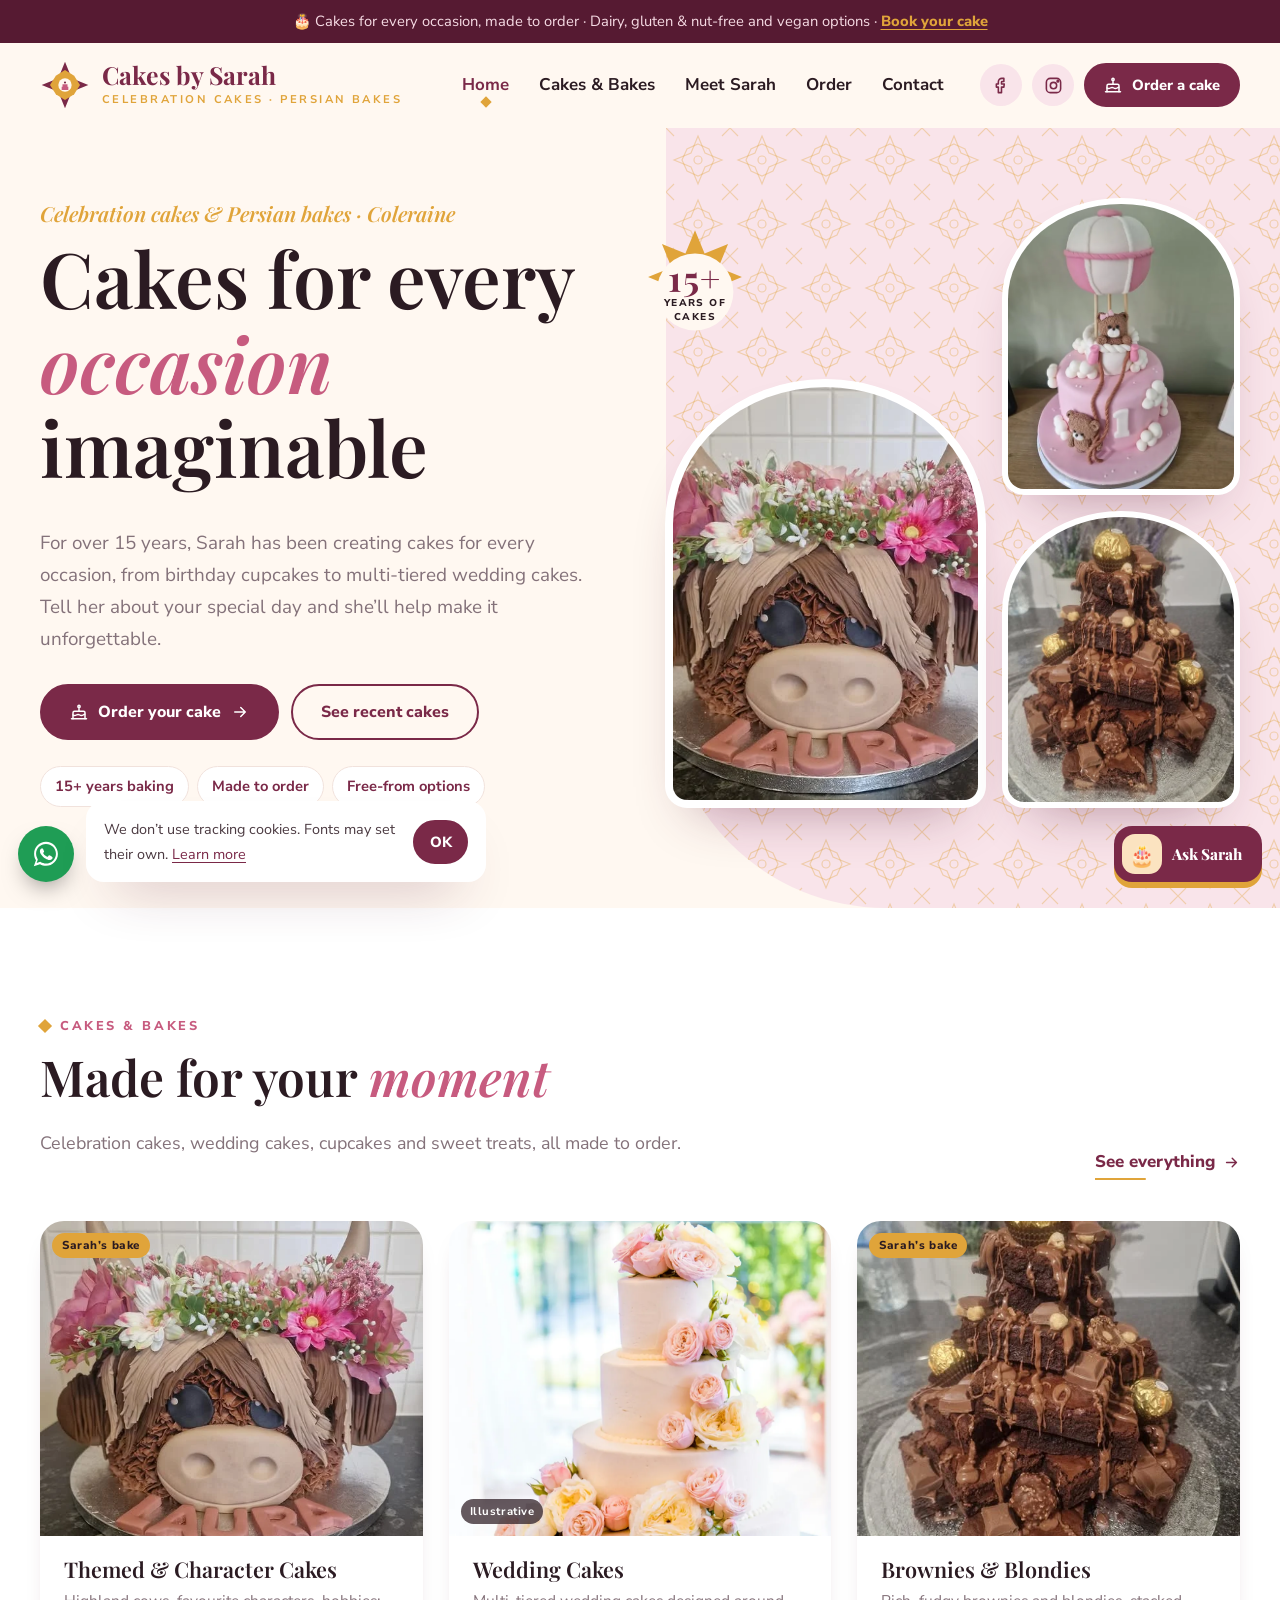
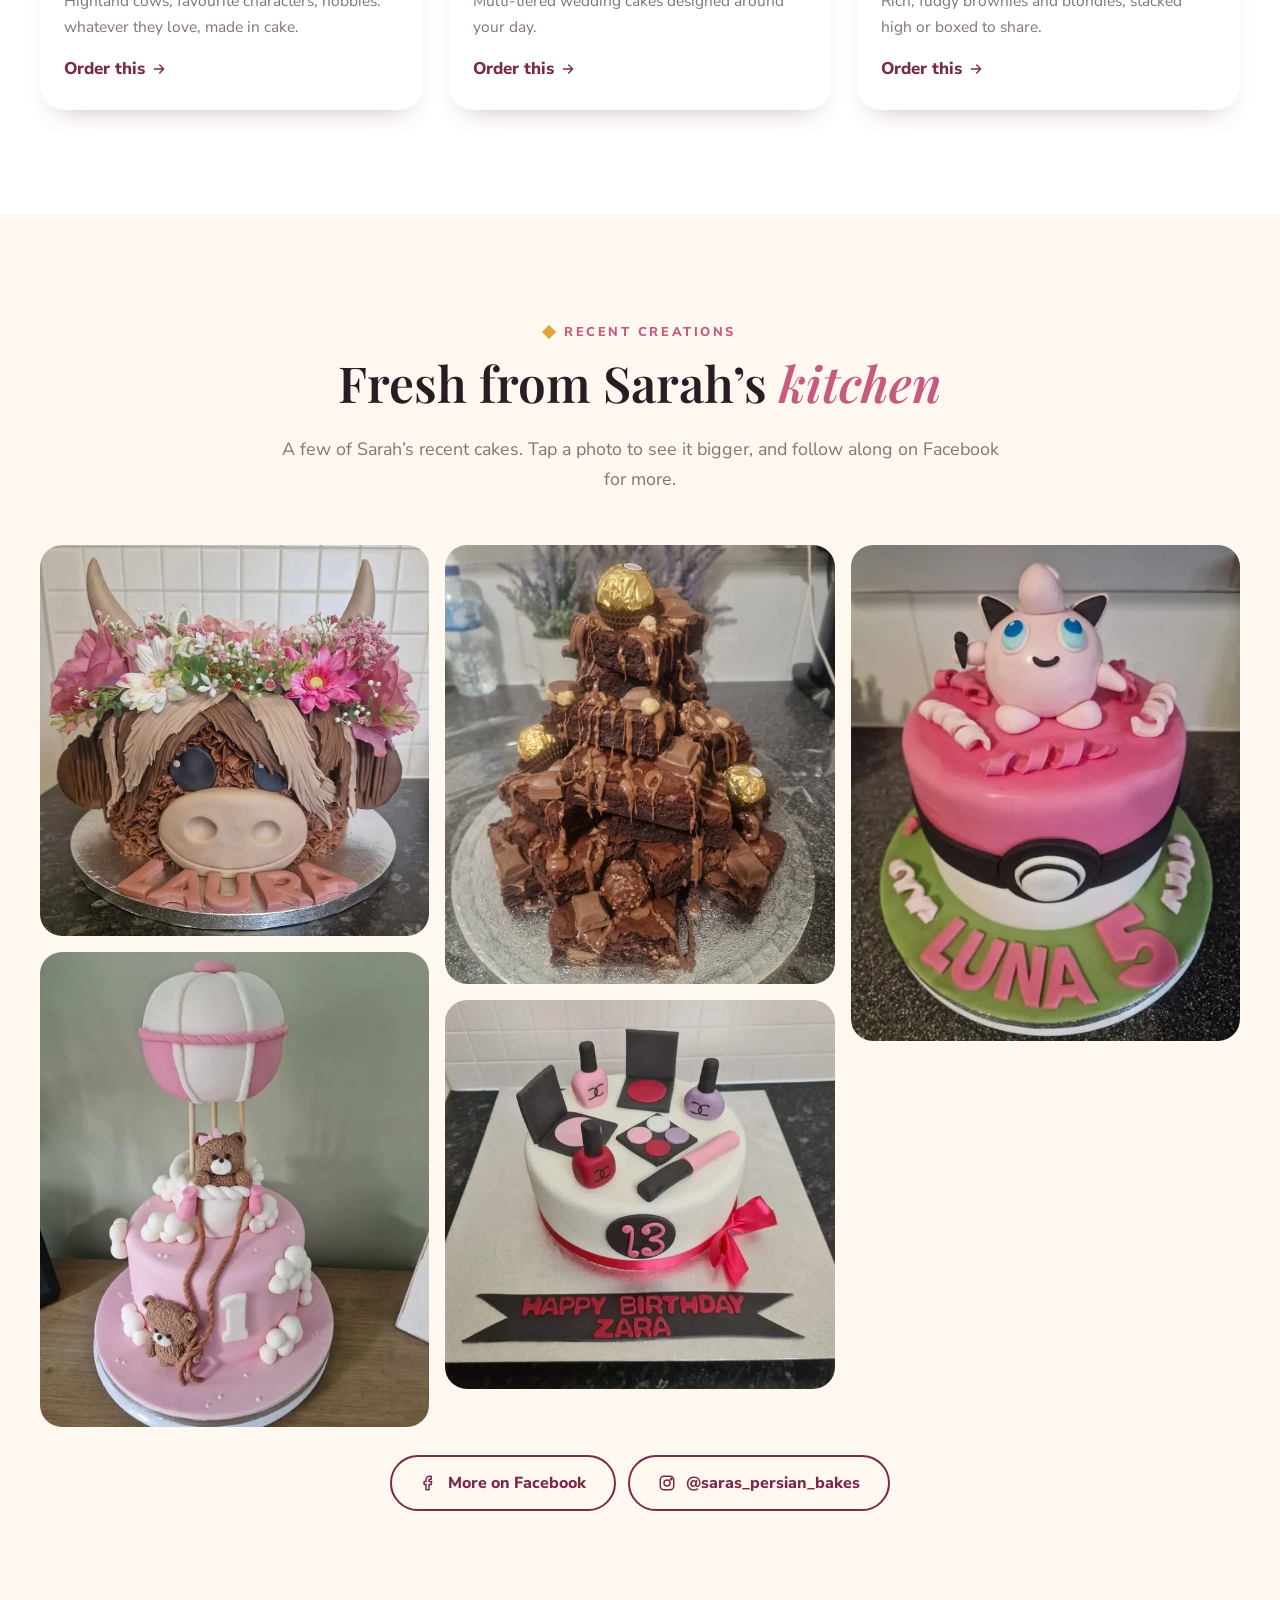
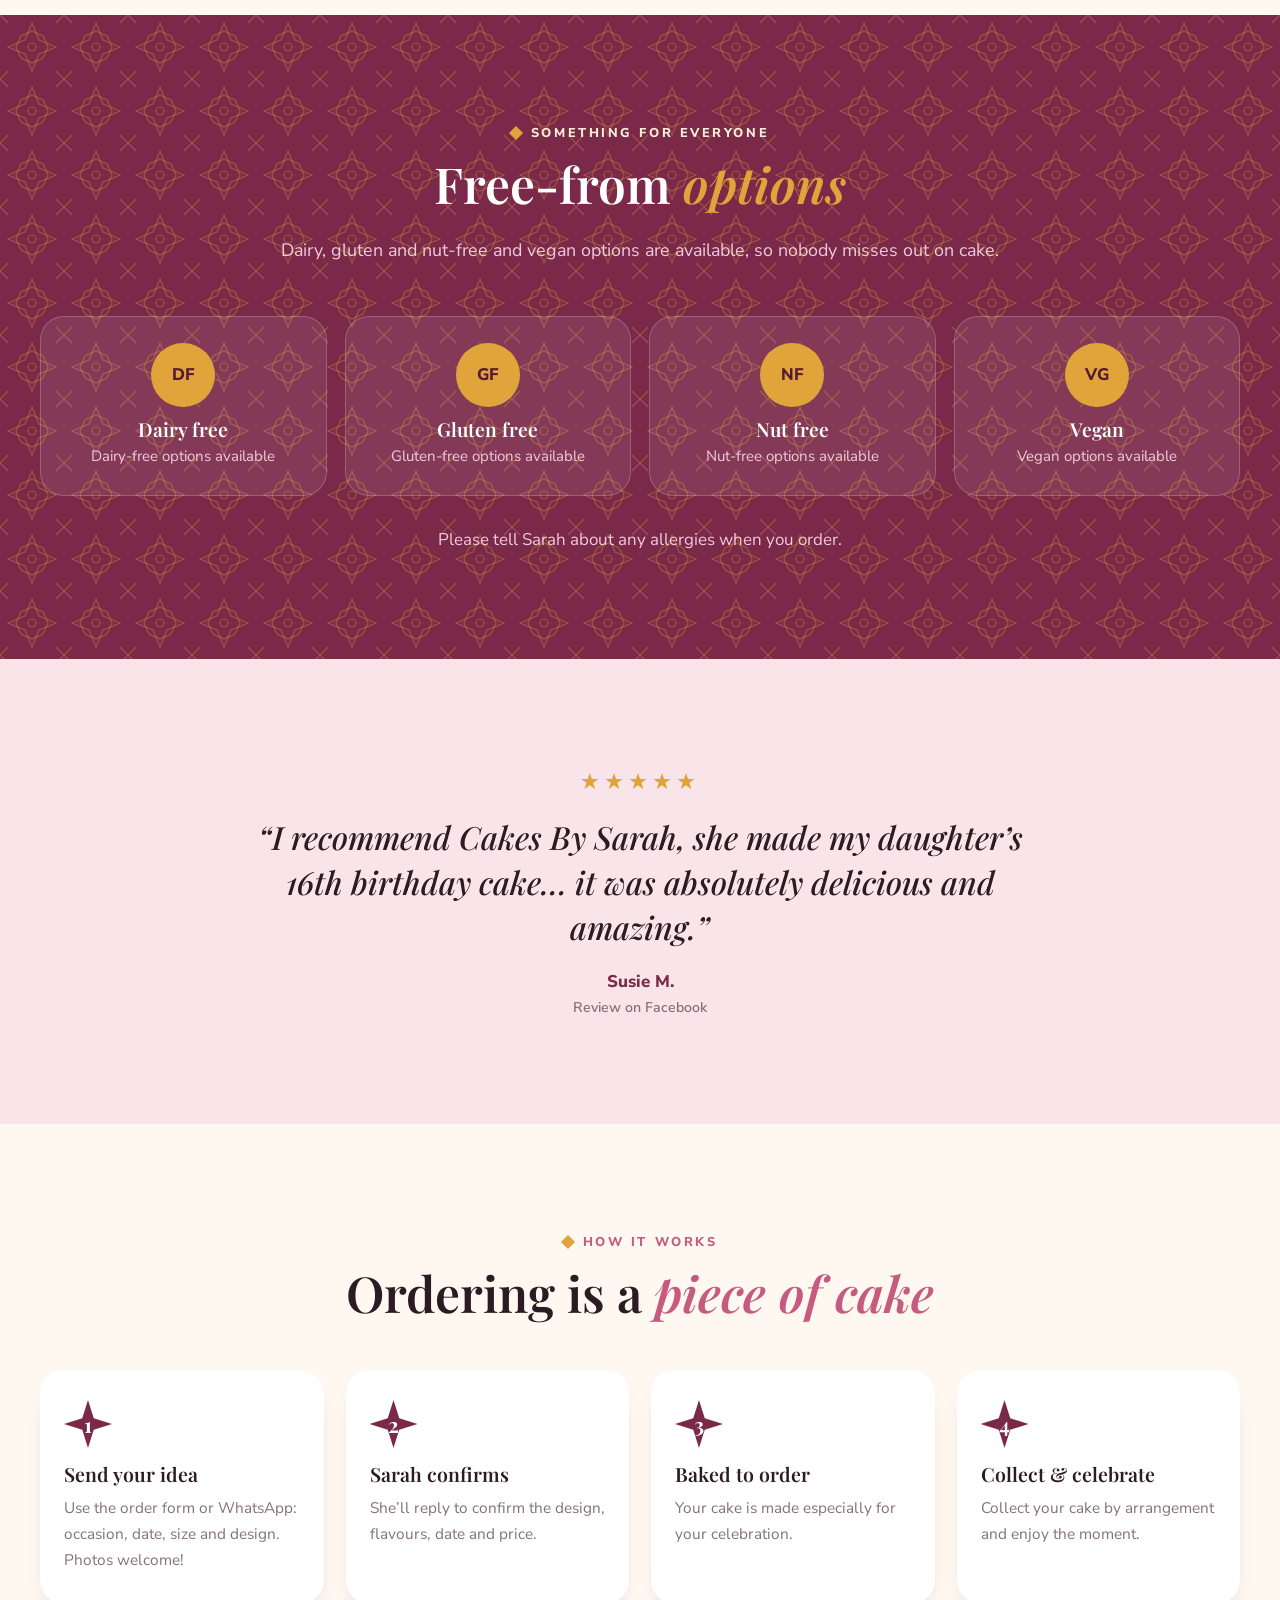
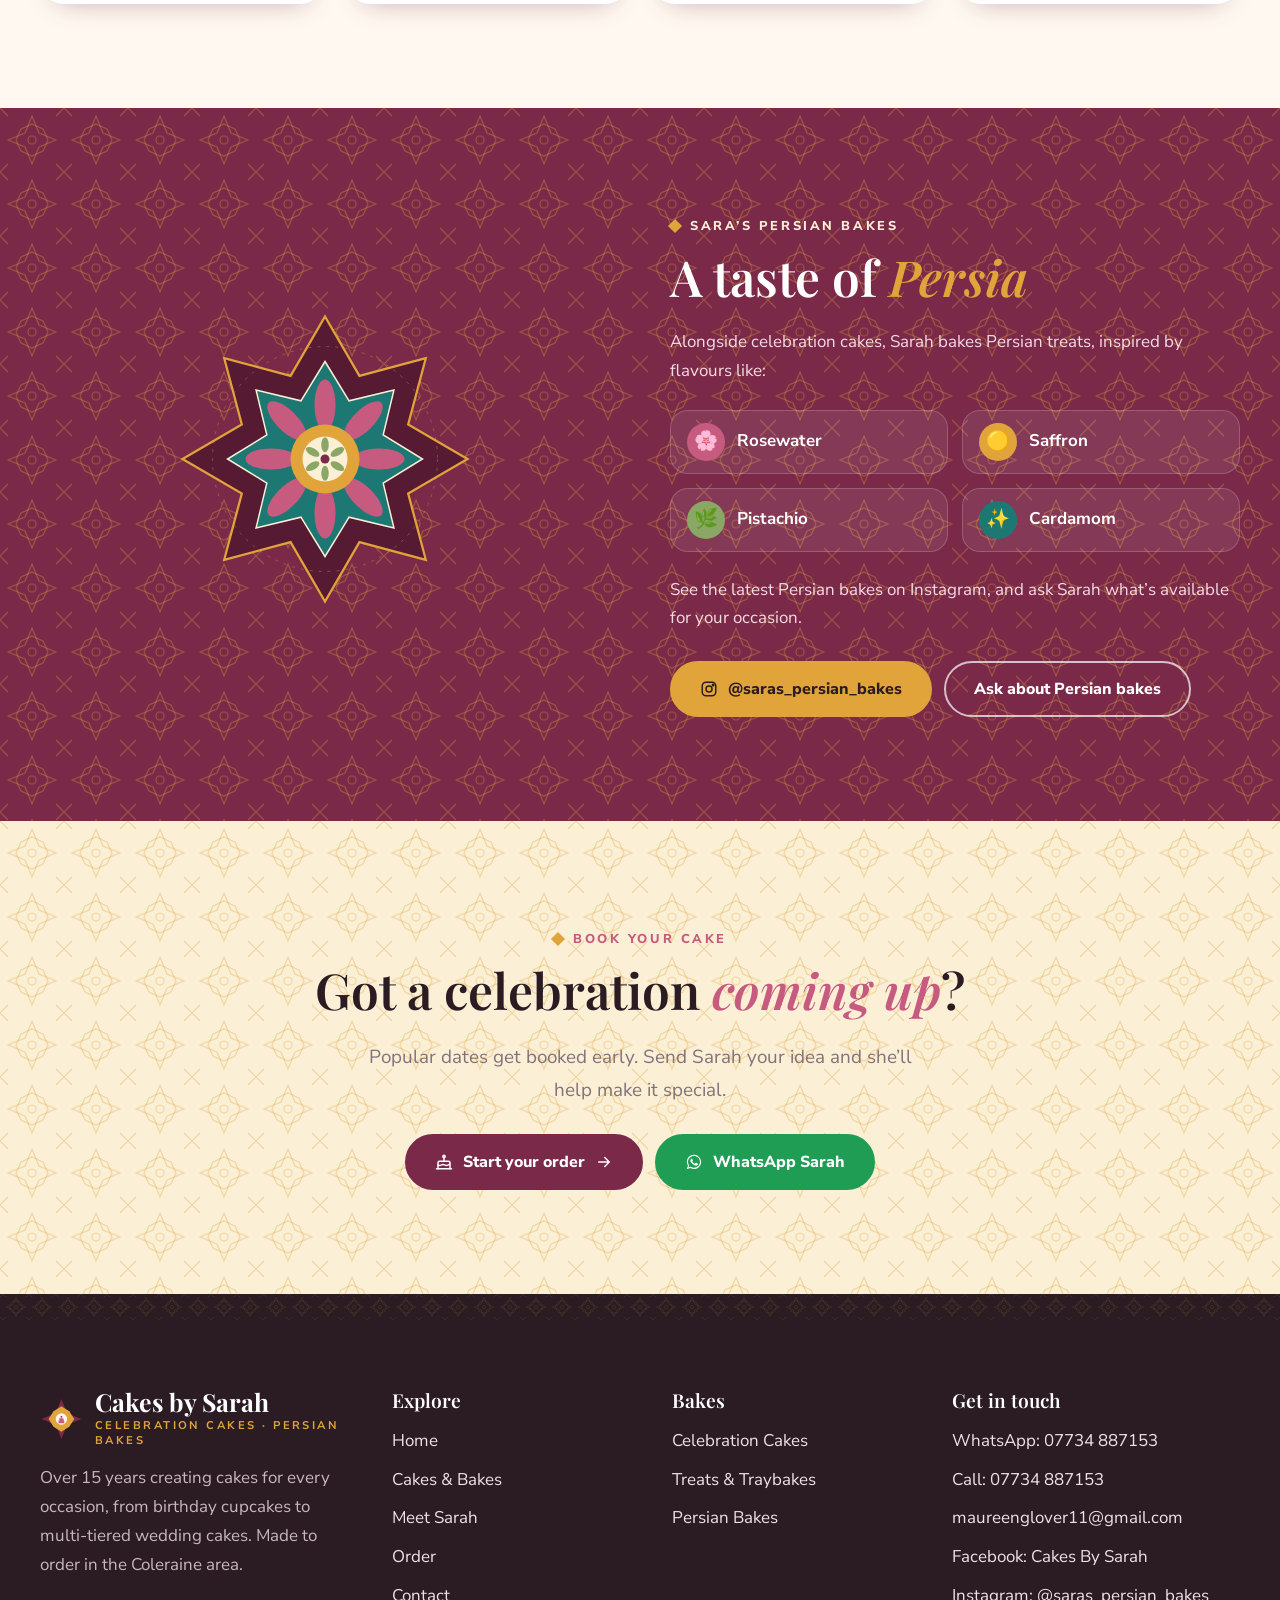
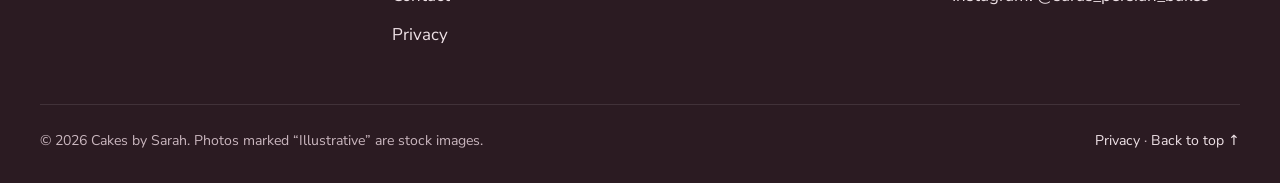
<file: cakes-by-sarah-WEBSITE/index.html>
<!doctype html>
<html lang="en-GB" class="no-js">
<head>
<meta charset="utf-8">
<meta name="viewport" content="width=device-width, initial-scale=1, viewport-fit=cover">
<title>Cakes by Sarah | Celebration &amp; Wedding Cakes, Coleraine</title>
<meta name="description" content="Cakes by Sarah: 15+ years creating custom birthday, celebration and wedding cakes, cupcakes, brownies and traybakes in the Coleraine area, with dairy, gluten, nut-free and vegan options.">
<link rel="canonical" href="https://www.cakesbysarah.co.uk/">
<meta name="theme-color" content="#7a2948">
<meta name="geo.region" content="GB-NIR"><meta name="geo.placename" content="Coleraine">
<meta property="og:type" content="website">
<meta property="og:site_name" content="Cakes by Sarah">
<meta property="og:title" content="Cakes by Sarah | Celebration &amp; Wedding Cakes, Coleraine">
<meta property="og:description" content="Cakes by Sarah: 15+ years creating custom birthday, celebration and wedding cakes, cupcakes, brownies and traybakes in the Coleraine area, with dairy, gluten, nut-free and vegan options.">
<meta property="og:url" content="https://www.cakesbysarah.co.uk/">
<meta property="og:image" content="https://www.cakesbysarah.co.uk/og-image.jpg">
<meta property="og:locale" content="en_GB">
<meta name="twitter:card" content="summary_large_image">
<link rel="icon" href="favicon.png" type="image/png">
<link rel="apple-touch-icon" href="favicon.png">
<link rel="manifest" href="site.webmanifest">
<link rel="preconnect" href="https://fonts.googleapis.com">
<link rel="preconnect" href="https://fonts.gstatic.com" crossorigin>
<link href="https://fonts.googleapis.com/css2?family=Nunito+Sans:opsz,wght@6..12,400;6..12,600;6..12,700;6..12,800;6..12,900&family=Playfair+Display:ital,wght@0,500;0,600;0,700;1,500;1,600&display=swap" rel="stylesheet">
<link rel="stylesheet" href="styles.css">
<script type="application/ld+json">{"@context": "https://schema.org", "@type": "Bakery", "name": "Cakes by Sarah", "url": "https://www.cakesbysarah.co.uk", "telephone": "+447734887153", "email": "maureenglover11@gmail.com", "image": "https://www.cakesbysarah.co.uk/og-image.jpg", "sameAs": ["https://www.facebook.com/cakesbysarah12/", "https://www.instagram.com/saras_persian_bakes/"], "areaServed": "Coleraine, Northern Ireland", "address": {"@type": "PostalAddress", "addressLocality": "Coleraine", "addressRegion": "Northern Ireland", "addressCountry": "GB"}, "servesCuisine": ["Cakes", "Desserts", "Persian"], "founder": {"@type": "Person", "name": "Sarah"}}</script>
<script defer src="site-config.js"></script>
<script defer src="main.js"></script>
<script defer src="chatbot.js"></script>
</head>
<body>
<a class="skip" href="#main">Skip to content</a>
<div class="ribbon">🎂 Cakes for every occasion, made to order<span class="hide-s"> · Dairy, gluten &amp; nut-free and vegan options</span> · <a href="order.html">Book your cake</a></div>
<header class="hdr">
  <div class="wrap hdr-in">
    <a class="logo" href="index.html" aria-label="Cakes by Sarah home"><svg class="mk" viewBox="0 0 60 60" aria-hidden="true"><path d="M30 2l8 20 20 8-20 8-8 20-8-20-20-8 20-8z" fill="#7a2948"/><path d="M30 12l11 7 7 11-7 11-11 7-11-7-7-11 7-11z" fill="#e0a43a"/><circle cx="30" cy="30" r="8" fill="#fff8f1"/><path d="M26 32h8v4h-8zM27 29h6v3h-6z" fill="#c75b7f"/><circle cx="30" cy="27" r="1.3" fill="#7a2948"/></svg><span><b>Cakes by Sarah</b><small>Celebration cakes · Persian bakes</small></span></a>
    <nav class="nav" id="nav" aria-label="Main"><ul><li><a href="index.html" aria-current="page">Home</a></li><li><a href="bakes.html">Cakes & Bakes</a></li><li><a href="about.html">Meet Sarah</a></li><li><a href="order.html">Order</a></li><li><a href="contact.html">Contact</a></li>
      <li class="m-only"><a class="btn btn-block" href="order.html"><svg viewBox="0 0 24 24" fill="none" stroke="currentColor" stroke-width="2" stroke-linecap="round" stroke-linejoin="round" aria-hidden="true"><path d="M4 21v-8a2 2 0 0 1 2-2h12a2 2 0 0 1 2 2v8"/><path d="M4 16c1.5 1 3 1 4.5 0s3-1 4.5 0 3 1 4.5 0 2-1 2-1M2 21h20M12 7v4M12 3a1.5 1.5 0 0 1 0 3 1.5 1.5 0 0 1 0-3z"/></svg> Order a cake</a></li>
      <li class="m-only"><a class="btn btn-wa btn-block" href="https://wa.me/447734887153?text=Hi%20Sarah%21%20" target="_blank" rel="noopener"><svg viewBox="0 0 32 32" aria-hidden="true"><path fill="currentColor" d="M16 3C9 3 3.3 8.6 3.3 15.6c0 2.5.7 4.9 2 7L3 29l6.6-2.2c2 1.1 4.2 1.7 6.4 1.7 7 0 12.7-5.6 12.7-12.6S23 3 16 3zm0 23.1c-2 0-4-.6-5.7-1.6l-.4-.2-3.9 1.3 1.3-3.8-.3-.4a10.4 10.4 0 0 1-1.6-5.6C5.4 9.9 10.1 5.3 16 5.3s10.6 4.6 10.6 10.3S21.9 26.1 16 26.1zm5.8-7.7c-.3-.2-1.9-.9-2.2-1-.3-.1-.5-.2-.7.2l-1 1.2c-.2.2-.4.2-.7.1-.3-.2-1.3-.5-2.5-1.5-.9-.8-1.5-1.8-1.7-2.1-.2-.3 0-.5.1-.6l.5-.6.3-.5c.1-.2 0-.4 0-.6l-1-2.4c-.3-.6-.5-.5-.7-.5h-.6c-.2 0-.6.1-.9.4-.3.3-1.2 1.1-1.2 2.7s1.2 3.2 1.4 3.4c.2.2 2.4 3.6 5.7 5 .8.3 1.4.5 1.9.7.8.2 1.5.2 2.1.1.6-.1 1.9-.8 2.2-1.5.3-.7.3-1.4.2-1.5-.1-.1-.3-.2-.6-.3z"/></svg> WhatsApp Sarah</a></li></ul></nav>
    <div class="hdr-cta">
      <a class="soc" href="https://www.facebook.com/cakesbysarah12/" target="_blank" rel="noopener" aria-label="Cakes by Sarah on Facebook"><svg viewBox="0 0 24 24" fill="none" stroke="currentColor" stroke-width="2" stroke-linecap="round" stroke-linejoin="round" aria-hidden="true"><path d="M15 3h-2.5A4.5 4.5 0 0 0 8 7.5V10H5.5v4H8v7h4v-7h3l.5-4H12V7.8c0-.5.4-.8.8-.8H15z"/></svg></a>
      <a class="soc" href="https://www.instagram.com/saras_persian_bakes/" target="_blank" rel="noopener" aria-label="Sara’s Persian Bakes on Instagram"><svg viewBox="0 0 24 24" fill="none" stroke="currentColor" stroke-width="2" stroke-linecap="round" stroke-linejoin="round" aria-hidden="true"><rect x="3" y="3" width="18" height="18" rx="5"/><circle cx="12" cy="12" r="4"/><circle cx="17.5" cy="6.5" r="1"/></svg></a>
      <a class="btn btn-sm" href="order.html"><svg viewBox="0 0 24 24" fill="none" stroke="currentColor" stroke-width="2" stroke-linecap="round" stroke-linejoin="round" aria-hidden="true"><path d="M4 21v-8a2 2 0 0 1 2-2h12a2 2 0 0 1 2 2v8"/><path d="M4 16c1.5 1 3 1 4.5 0s3-1 4.5 0 3 1 4.5 0 2-1 2-1M2 21h20M12 7v4M12 3a1.5 1.5 0 0 1 0 3 1.5 1.5 0 0 1 0-3z"/></svg> Order a cake</a>
      <button class="burger" aria-label="Open menu" aria-expanded="false" aria-controls="nav"><span></span><span></span><span></span></button>
    </div>
  </div>
</header>
<main id="main">
<section class="hero"><div class="wrap hero-in">
  <div><div class="load"><p class="script">Celebration cakes &amp; Persian bakes · Coleraine</p>
    <h1>Cakes for every <em>occasion</em> imaginable</h1>
    <p class="lead">For over 15 years, Sarah has been creating cakes for every occasion, from birthday cupcakes to multi-tiered wedding cakes. Tell her about your special day and she’ll help make it unforgettable.</p></div>
    <div class="load"><div class="btn-row"><a class="btn" href="order.html"><svg viewBox="0 0 24 24" fill="none" stroke="currentColor" stroke-width="2" stroke-linecap="round" stroke-linejoin="round" aria-hidden="true"><path d="M4 21v-8a2 2 0 0 1 2-2h12a2 2 0 0 1 2 2v8"/><path d="M4 16c1.5 1 3 1 4.5 0s3-1 4.5 0 3 1 4.5 0 2-1 2-1M2 21h20M12 7v4M12 3a1.5 1.5 0 0 1 0 3 1.5 1.5 0 0 1 0-3z"/></svg> Order your cake <svg class="arr" viewBox="0 0 24 24" fill="none" stroke="currentColor" stroke-width="2" stroke-linecap="round" stroke-linejoin="round" aria-hidden="true"><path d="M5 12h14M13 6l6 6-6 6"/></svg></a><a class="btn btn-line" href="#creations">See recent cakes</a></div>
    <div class="hero-badges"><span>15+ years baking</span><span>Made to order</span><span>Free-from options</span></div></div></div>
  <div class="arches"><div class="arch a1"><img src="highland-cow-cake.webp" alt="Floral highland cow cake" width="588" height="590" decoding="async"><span class="real">Sarah’s bake</span></div>
    <div class="col"><div class="arch"><img src="hot-air-balloon-cake.webp" alt="Hot air balloon first birthday cake with teddies" width="480" height="586" decoding="async"></div><div class="arch"><img src="brownie-tower.webp" alt="Brownie tower with chocolates" width="523" height="590" decoding="async"></div></div>
    <svg class="seal" viewBox="0 0 120 120" aria-hidden="true"><path d="M60 2l9 22 22-9-9 22 22 9-22 9 9 22-22-9-9 22-9-22-22 9 9-22-22-9 22-9-9-22 22 9z" fill="#e0a43a"/><circle cx="60" cy="60" r="36" fill="#fff8f1"/></svg>
    <div class="seal-in"><span><b>15+</b>years of<br>cakes</span></div></div>
</div></section>

<section class="sec sec-white"><div class="wrap"><div class="head-row"><div class="head rv"><span class="eyebrow">Cakes &amp; bakes</span><h2>Made for your <em>moment</em></h2><p>Celebration cakes, wedding cakes, cupcakes and sweet treats, all made to order.</p></div><a class="link rv" href="bakes.html">See everything <svg viewBox="0 0 24 24" fill="none" stroke="currentColor" stroke-width="2" stroke-linecap="round" stroke-linejoin="round" aria-hidden="true"><path d="M5 12h14M13 6l6 6-6 6"/></svg></a></div>
  <div class="cards"><a class="card rv d1" href="order.html?type=celebration#form"><div class="ph"><img src="highland-cow-cake.webp" alt="Themed &amp; Character Cakes" width="800" height="660" loading="lazy" decoding="async"><span class="real">Sarah’s bake</span></div><div class="bd"><h3>Themed & Character Cakes</h3><p>Highland cows, favourite characters, hobbies: whatever they love, made in cake.</p><span class="more">Order this <svg viewBox="0 0 24 24" fill="none" stroke="currentColor" stroke-width="2" stroke-linecap="round" stroke-linejoin="round" aria-hidden="true"><path d="M5 12h14M13 6l6 6-6 6"/></svg></span></div></a><a class="card rv d2" href="order.html?type=wedding#form"><div class="ph"><img src="wedding-white.webp" alt="Wedding Cakes" width="800" height="660" loading="lazy" decoding="async"><span class="lbl">Illustrative</span></div><div class="bd"><h3>Wedding Cakes</h3><p>Multi-tiered wedding cakes designed around your day.</p><span class="more">Order this <svg viewBox="0 0 24 24" fill="none" stroke="currentColor" stroke-width="2" stroke-linecap="round" stroke-linejoin="round" aria-hidden="true"><path d="M5 12h14M13 6l6 6-6 6"/></svg></span></div></a><a class="card rv d3" href="order.html?type=treats#form"><div class="ph"><img src="brownie-tower.webp" alt="Brownies &amp; Blondies" width="800" height="660" loading="lazy" decoding="async"><span class="real">Sarah’s bake</span></div><div class="bd"><h3>Brownies & Blondies</h3><p>Rich, fudgy brownies and blondies, stacked high or boxed to share.</p><span class="more">Order this <svg viewBox="0 0 24 24" fill="none" stroke="currentColor" stroke-width="2" stroke-linecap="round" stroke-linejoin="round" aria-hidden="true"><path d="M5 12h14M13 6l6 6-6 6"/></svg></span></div></a></div></div></section>

<section class="sec" id="creations"><div class="wrap"><div class="head center rv"><span class="eyebrow">Recent creations</span><h2>Fresh from Sarah’s <em>kitchen</em></h2><p>A few of Sarah’s recent cakes. Tap a photo to see it bigger, and follow along on Facebook for more.</p></div>
  <div class="gallery"><button class="gi rv d1" data-cat="all" data-cap="Floral highland cow cake"><img src="highland-cow-cake.webp" alt="Floral highland cow cake" loading="lazy" width="590" height="590"><span>Floral highland cow cake</span></button><button class="gi rv d2" data-cat="all" data-cap="Hot air balloon first birthday cake with teddies"><img src="hot-air-balloon-cake.webp" alt="Hot air balloon first birthday cake with teddies" loading="lazy" width="590" height="590"><span>Hot air balloon first birthday cake with teddies</span></button><button class="gi rv d3" data-cat="all" data-cap="Brownie tower with chocolates"><img src="brownie-tower.webp" alt="Brownie tower with chocolates" loading="lazy" width="590" height="590"><span>Brownie tower with chocolates</span></button><button class="gi rv d1" data-cat="all" data-cap="Make-up themed 13th birthday cake"><img src="birthday-13-makeup-cake.webp" alt="Make-up themed 13th birthday cake" loading="lazy" width="590" height="590"><span>Make-up themed 13th birthday cake</span></button><button class="gi rv d2" data-cat="all" data-cap="Pink character birthday cake"><img src="character-cake-pink.webp" alt="Pink character birthday cake" loading="lazy" width="590" height="590"><span>Pink character birthday cake</span></button></div>
<div class="lightbox" hidden><button class="lb-x" aria-label="Close">✕</button><button class="lb-nav lb-prev" aria-label="Previous photo">‹</button><figure><img alt=""><figcaption></figcaption></figure><button class="lb-nav lb-next" aria-label="Next photo">›</button></div>
  <div class="btn-row" style="justify-content:center"><a class="btn btn-line" href="https://www.facebook.com/cakesbysarah12/" target="_blank" rel="noopener"><svg viewBox="0 0 24 24" fill="none" stroke="currentColor" stroke-width="2" stroke-linecap="round" stroke-linejoin="round" aria-hidden="true"><path d="M15 3h-2.5A4.5 4.5 0 0 0 8 7.5V10H5.5v4H8v7h4v-7h3l.5-4H12V7.8c0-.5.4-.8.8-.8H15z"/></svg> More on Facebook</a><a class="btn btn-line" href="https://www.instagram.com/saras_persian_bakes/" target="_blank" rel="noopener"><svg viewBox="0 0 24 24" fill="none" stroke="currentColor" stroke-width="2" stroke-linecap="round" stroke-linejoin="round" aria-hidden="true"><rect x="3" y="3" width="18" height="18" rx="5"/><circle cx="12" cy="12" r="4"/><circle cx="17.5" cy="6.5" r="1"/></svg> @saras_persian_bakes</a></div></div></section>
<section class="sec sec-tile"><div class="wrap"><div class="head center rv"><span class="eyebrow">Something for everyone</span><h2>Free-from <em>options</em></h2><p>Dairy, gluten and nut-free and vegan options are available, so nobody misses out on cake.</p></div>
  <div class="diet"><div class="dt rv d1"><div class="ic">DF</div><h3>Dairy free</h3><p>Dairy-free options available</p></div><div class="dt rv d2"><div class="ic">GF</div><h3>Gluten free</h3><p>Gluten-free options available</p></div><div class="dt rv d3"><div class="ic">NF</div><h3>Nut free</h3><p>Nut-free options available</p></div><div class="dt rv d4"><div class="ic">VG</div><h3>Vegan</h3><p>Vegan options available</p></div></div>
  <p class="rv" style="text-align:center;margin:30px 0 0;color:#f0cbd8">Please tell Sarah about any allergies when you order.</p></div></section>
<section class="sec sec-rose"><div class="wrap"><div class="review rv"><div class="stars" aria-label="Customer review">★★★★★</div>
  <blockquote>“I recommend Cakes By Sarah, she made my daughter’s 16th birthday cake… it was absolutely delicious and amazing.”</blockquote>
  <cite>Susie M.<small>Review on Facebook</small></cite></div></div></section>
<section class="sec"><div class="wrap"><div class="head center rv"><span class="eyebrow">How it works</span><h2>Ordering is a <em>piece of cake</em></h2></div><div class="steps"><div class="step rv d1"><h3>Send your idea</h3><p>Use the order form or WhatsApp: occasion, date, size and design. Photos welcome!</p></div><div class="step rv d2"><h3>Sarah confirms</h3><p>She’ll reply to confirm the design, flavours, date and price.</p></div><div class="step rv d3"><h3>Baked to order</h3><p>Your cake is made especially for your celebration.</p></div><div class="step rv d4"><h3>Collect &amp; celebrate</h3><p>Collect your cake by arrangement and enjoy the moment.</p></div></div></div></section>
<section class="sec sec-tile"><div class="wrap"><div class="persian"><div class="medallion rv"><svg viewBox="0 0 400 400" role="img" aria-label="Persian tile medallion"><g class="spin"><polygon points="200.0,10.0 245.9,89.1 334.4,65.6 310.9,154.1 390.0,200.0 310.9,245.9 334.4,334.4 245.9,310.9 200.0,390.0 154.1,310.9 65.6,334.4 89.1,245.9 10.0,200.0 89.1,154.1 65.6,65.6 154.1,89.1" fill="#561a32" stroke="#e0a43a" stroke-width="3"/><circle cx="200" cy="200" r="150" fill="none" stroke="#e0a43a" stroke-opacity=".5" stroke-dasharray="4 8"/></g>
<polygon points="200.0,70.0 232.1,122.4 291.9,108.1 277.6,167.9 330.0,200.0 277.6,232.1 291.9,291.9 232.1,277.6 200.0,330.0 167.9,277.6 108.1,291.9 122.4,232.1 70.0,200.0 122.4,167.9 108.1,108.1 167.9,122.4" fill="#1d7874" stroke="#fbefd6" stroke-width="2"/><ellipse cx="200" cy="128" rx="14" ry="34" fill="#c75b7f" transform="rotate(0 200 200)"/><ellipse cx="200" cy="128" rx="14" ry="34" fill="#c75b7f" transform="rotate(45 200 200)"/><ellipse cx="200" cy="128" rx="14" ry="34" fill="#c75b7f" transform="rotate(90 200 200)"/><ellipse cx="200" cy="128" rx="14" ry="34" fill="#c75b7f" transform="rotate(135 200 200)"/><ellipse cx="200" cy="128" rx="14" ry="34" fill="#c75b7f" transform="rotate(180 200 200)"/><ellipse cx="200" cy="128" rx="14" ry="34" fill="#c75b7f" transform="rotate(225 200 200)"/><ellipse cx="200" cy="128" rx="14" ry="34" fill="#c75b7f" transform="rotate(270 200 200)"/><ellipse cx="200" cy="128" rx="14" ry="34" fill="#c75b7f" transform="rotate(315 200 200)"/><circle cx="200" cy="200" r="46" fill="#e0a43a"/><circle cx="200" cy="200" r="30" fill="#fbefd6"/>
<g fill="#8aa765"><ellipse cx="200" cy="181" rx="5" ry="10" transform="rotate(0 200 200)"/><ellipse cx="200" cy="181" rx="5" ry="10" transform="rotate(60 200 200)"/><ellipse cx="200" cy="181" rx="5" ry="10" transform="rotate(120 200 200)"/><ellipse cx="200" cy="181" rx="5" ry="10" transform="rotate(180 200 200)"/><ellipse cx="200" cy="181" rx="5" ry="10" transform="rotate(240 200 200)"/><ellipse cx="200" cy="181" rx="5" ry="10" transform="rotate(300 200 200)"/></g><circle cx="200" cy="200" r="6" fill="#7a2948"/></svg></div>
  <div class="rv d1"><span class="eyebrow">Sara’s Persian Bakes</span><h2>A taste of <em>Persia</em></h2>
    <p>Alongside celebration cakes, Sarah bakes Persian treats, inspired by flavours like:</p>
    <div class="flavours"><div class="flv"><i style="background:#c75b7f">🌸</i><b>Rosewater</b></div><div class="flv"><i style="background:#e0a43a">🟡</i><b>Saffron</b></div><div class="flv"><i style="background:#8aa765">🌿</i><b>Pistachio</b></div><div class="flv"><i style="background:#1d7874">✨</i><b>Cardamom</b></div></div>
    <p>See the latest Persian bakes on Instagram, and ask Sarah what’s available for your occasion.</p>
    <div class="btn-row"><a class="btn btn-saffron" href="https://www.instagram.com/saras_persian_bakes/" target="_blank" rel="noopener"><svg viewBox="0 0 24 24" fill="none" stroke="currentColor" stroke-width="2" stroke-linecap="round" stroke-linejoin="round" aria-hidden="true"><rect x="3" y="3" width="18" height="18" rx="5"/><circle cx="12" cy="12" r="4"/><circle cx="17.5" cy="6.5" r="1"/></svg> @saras_persian_bakes</a><a class="btn btn-light" href="order.html?type=persian#form">Ask about Persian bakes</a></div></div></div></div></section>
<section class="sec final"><div class="wrap rv"><span class="eyebrow">Book your cake</span><h2>Got a celebration <em>coming up</em>?</h2><p class="lead">Popular dates get booked early. Send Sarah your idea and she’ll help make it special.</p>
  <div class="btn-row"><a class="btn" href="order.html"><svg viewBox="0 0 24 24" fill="none" stroke="currentColor" stroke-width="2" stroke-linecap="round" stroke-linejoin="round" aria-hidden="true"><path d="M4 21v-8a2 2 0 0 1 2-2h12a2 2 0 0 1 2 2v8"/><path d="M4 16c1.5 1 3 1 4.5 0s3-1 4.5 0 3 1 4.5 0 2-1 2-1M2 21h20M12 7v4M12 3a1.5 1.5 0 0 1 0 3 1.5 1.5 0 0 1 0-3z"/></svg> Start your order <svg class="arr" viewBox="0 0 24 24" fill="none" stroke="currentColor" stroke-width="2" stroke-linecap="round" stroke-linejoin="round" aria-hidden="true"><path d="M5 12h14M13 6l6 6-6 6"/></svg></a><a class="btn btn-wa" href="https://wa.me/447734887153?text=Hi%20Sarah%21%20" target="_blank" rel="noopener"><svg viewBox="0 0 32 32" aria-hidden="true"><path fill="currentColor" d="M16 3C9 3 3.3 8.6 3.3 15.6c0 2.5.7 4.9 2 7L3 29l6.6-2.2c2 1.1 4.2 1.7 6.4 1.7 7 0 12.7-5.6 12.7-12.6S23 3 16 3zm0 23.1c-2 0-4-.6-5.7-1.6l-.4-.2-3.9 1.3 1.3-3.8-.3-.4a10.4 10.4 0 0 1-1.6-5.6C5.4 9.9 10.1 5.3 16 5.3s10.6 4.6 10.6 10.3S21.9 26.1 16 26.1zm5.8-7.7c-.3-.2-1.9-.9-2.2-1-.3-.1-.5-.2-.7.2l-1 1.2c-.2.2-.4.2-.7.1-.3-.2-1.3-.5-2.5-1.5-.9-.8-1.5-1.8-1.7-2.1-.2-.3 0-.5.1-.6l.5-.6.3-.5c.1-.2 0-.4 0-.6l-1-2.4c-.3-.6-.5-.5-.7-.5h-.6c-.2 0-.6.1-.9.4-.3.3-1.2 1.1-1.2 2.7s1.2 3.2 1.4 3.4c.2.2 2.4 3.6 5.7 5 .8.3 1.4.5 1.9.7.8.2 1.5.2 2.1.1.6-.1 1.9-.8 2.2-1.5.3-.7.3-1.4.2-1.5-.1-.1-.3-.2-.6-.3z"/></svg> WhatsApp Sarah</a></div></div></section>
</main>
<footer class="foot">
  <div class="divider" aria-hidden="true"></div>
  <div class="wrap foot-grid">
    <div><a class="logo" href="index.html" aria-label="Cakes by Sarah home"><svg class="mk" viewBox="0 0 60 60" aria-hidden="true"><path d="M30 2l8 20 20 8-20 8-8 20-8-20-20-8 20-8z" fill="#7a2948"/><path d="M30 12l11 7 7 11-7 11-11 7-11-7-7-11 7-11z" fill="#e0a43a"/><circle cx="30" cy="30" r="8" fill="#fff8f1"/><path d="M26 32h8v4h-8zM27 29h6v3h-6z" fill="#c75b7f"/><circle cx="30" cy="27" r="1.3" fill="#7a2948"/></svg><span><b>Cakes by Sarah</b><small>Celebration cakes · Persian bakes</small></span></a>
      <p>Over 15 years creating cakes for every occasion, from birthday cupcakes to multi-tiered wedding cakes. Made to order in the Coleraine area.</p></div>
    <div><h4>Explore</h4><ul><li><a href="index.html">Home</a></li><li><a href="bakes.html">Cakes & Bakes</a></li><li><a href="about.html">Meet Sarah</a></li><li><a href="order.html">Order</a></li><li><a href="contact.html">Contact</a></li><li><a href="privacy.html">Privacy</a></li></ul></div>
    <div><h4>Bakes</h4><ul><li><a href="bakes.html?tab=cakes">Celebration Cakes</a></li><li><a href="bakes.html?tab=treats">Treats & Traybakes</a></li><li><a href="bakes.html?tab=persian">Persian Bakes</a></li></ul></div>
    <div><h4>Get in touch</h4><ul>
      <li><a href="https://wa.me/447734887153?text=Hi%20Sarah%21%20" target="_blank" rel="noopener">WhatsApp: 07734 887153</a></li>
      <li><a href="tel:+447734887153">Call: 07734 887153</a></li>
      <li><a href="mailto:maureenglover11@gmail.com">maureenglover11@gmail.com</a></li>
      <li><a href="https://www.facebook.com/cakesbysarah12/" target="_blank" rel="noopener">Facebook: Cakes By Sarah</a></li>
      <li><a href="https://www.instagram.com/saras_persian_bakes/" target="_blank" rel="noopener">Instagram: @saras_persian_bakes</a></li></ul></div>
  </div>
  <div class="wrap foot-bottom"><span>© <span data-year>2026</span> Cakes by Sarah. Photos marked “Illustrative” are stock images.</span><span><a href="privacy.html">Privacy</a> · <a href="#main">Back to top ↑</a></span></div>
</footer>
<a class="wa-float" href="https://wa.me/447734887153?text=Hi%20Sarah%21%20I%20have%20a%20question%20about%20" target="_blank" rel="noopener" aria-label="Chat with Sarah on WhatsApp"><svg viewBox="0 0 32 32" aria-hidden="true"><path fill="currentColor" d="M16 3C9 3 3.3 8.6 3.3 15.6c0 2.5.7 4.9 2 7L3 29l6.6-2.2c2 1.1 4.2 1.7 6.4 1.7 7 0 12.7-5.6 12.7-12.6S23 3 16 3zm0 23.1c-2 0-4-.6-5.7-1.6l-.4-.2-3.9 1.3 1.3-3.8-.3-.4a10.4 10.4 0 0 1-1.6-5.6C5.4 9.9 10.1 5.3 16 5.3s10.6 4.6 10.6 10.3S21.9 26.1 16 26.1zm5.8-7.7c-.3-.2-1.9-.9-2.2-1-.3-.1-.5-.2-.7.2l-1 1.2c-.2.2-.4.2-.7.1-.3-.2-1.3-.5-2.5-1.5-.9-.8-1.5-1.8-1.7-2.1-.2-.3 0-.5.1-.6l.5-.6.3-.5c.1-.2 0-.4 0-.6l-1-2.4c-.3-.6-.5-.5-.7-.5h-.6c-.2 0-.6.1-.9.4-.3.3-1.2 1.1-1.2 2.7s1.2 3.2 1.4 3.4c.2.2 2.4 3.6 5.7 5 .8.3 1.4.5 1.9.7.8.2 1.5.2 2.1.1.6-.1 1.9-.8 2.2-1.5.3-.7.3-1.4.2-1.5-.1-.1-.3-.2-.6-.3z"/></svg></a>
<div class="mbar"><a class="btn btn-wa" href="https://wa.me/447734887153?text=Hi%20Sarah%21%20" target="_blank" rel="noopener"><svg viewBox="0 0 32 32" aria-hidden="true"><path fill="currentColor" d="M16 3C9 3 3.3 8.6 3.3 15.6c0 2.5.7 4.9 2 7L3 29l6.6-2.2c2 1.1 4.2 1.7 6.4 1.7 7 0 12.7-5.6 12.7-12.6S23 3 16 3zm0 23.1c-2 0-4-.6-5.7-1.6l-.4-.2-3.9 1.3 1.3-3.8-.3-.4a10.4 10.4 0 0 1-1.6-5.6C5.4 9.9 10.1 5.3 16 5.3s10.6 4.6 10.6 10.3S21.9 26.1 16 26.1zm5.8-7.7c-.3-.2-1.9-.9-2.2-1-.3-.1-.5-.2-.7.2l-1 1.2c-.2.2-.4.2-.7.1-.3-.2-1.3-.5-2.5-1.5-.9-.8-1.5-1.8-1.7-2.1-.2-.3 0-.5.1-.6l.5-.6.3-.5c.1-.2 0-.4 0-.6l-1-2.4c-.3-.6-.5-.5-.7-.5h-.6c-.2 0-.6.1-.9.4-.3.3-1.2 1.1-1.2 2.7s1.2 3.2 1.4 3.4c.2.2 2.4 3.6 5.7 5 .8.3 1.4.5 1.9.7.8.2 1.5.2 2.1.1.6-.1 1.9-.8 2.2-1.5.3-.7.3-1.4.2-1.5-.1-.1-.3-.2-.6-.3z"/></svg> WhatsApp</a><a class="btn" href="order.html"><svg viewBox="0 0 24 24" fill="none" stroke="currentColor" stroke-width="2" stroke-linecap="round" stroke-linejoin="round" aria-hidden="true"><path d="M4 21v-8a2 2 0 0 1 2-2h12a2 2 0 0 1 2 2v8"/><path d="M4 16c1.5 1 3 1 4.5 0s3-1 4.5 0 3 1 4.5 0 2-1 2-1M2 21h20M12 7v4M12 3a1.5 1.5 0 0 1 0 3 1.5 1.5 0 0 1 0-3z"/></svg> Order</a></div>
<div class="cookie" hidden><p>We don’t use tracking cookies. Fonts may set their own. <a href="privacy.html">Learn more</a></p><button class="btn btn-sm" type="button">OK</button></div>
</body>
</html>
</file>
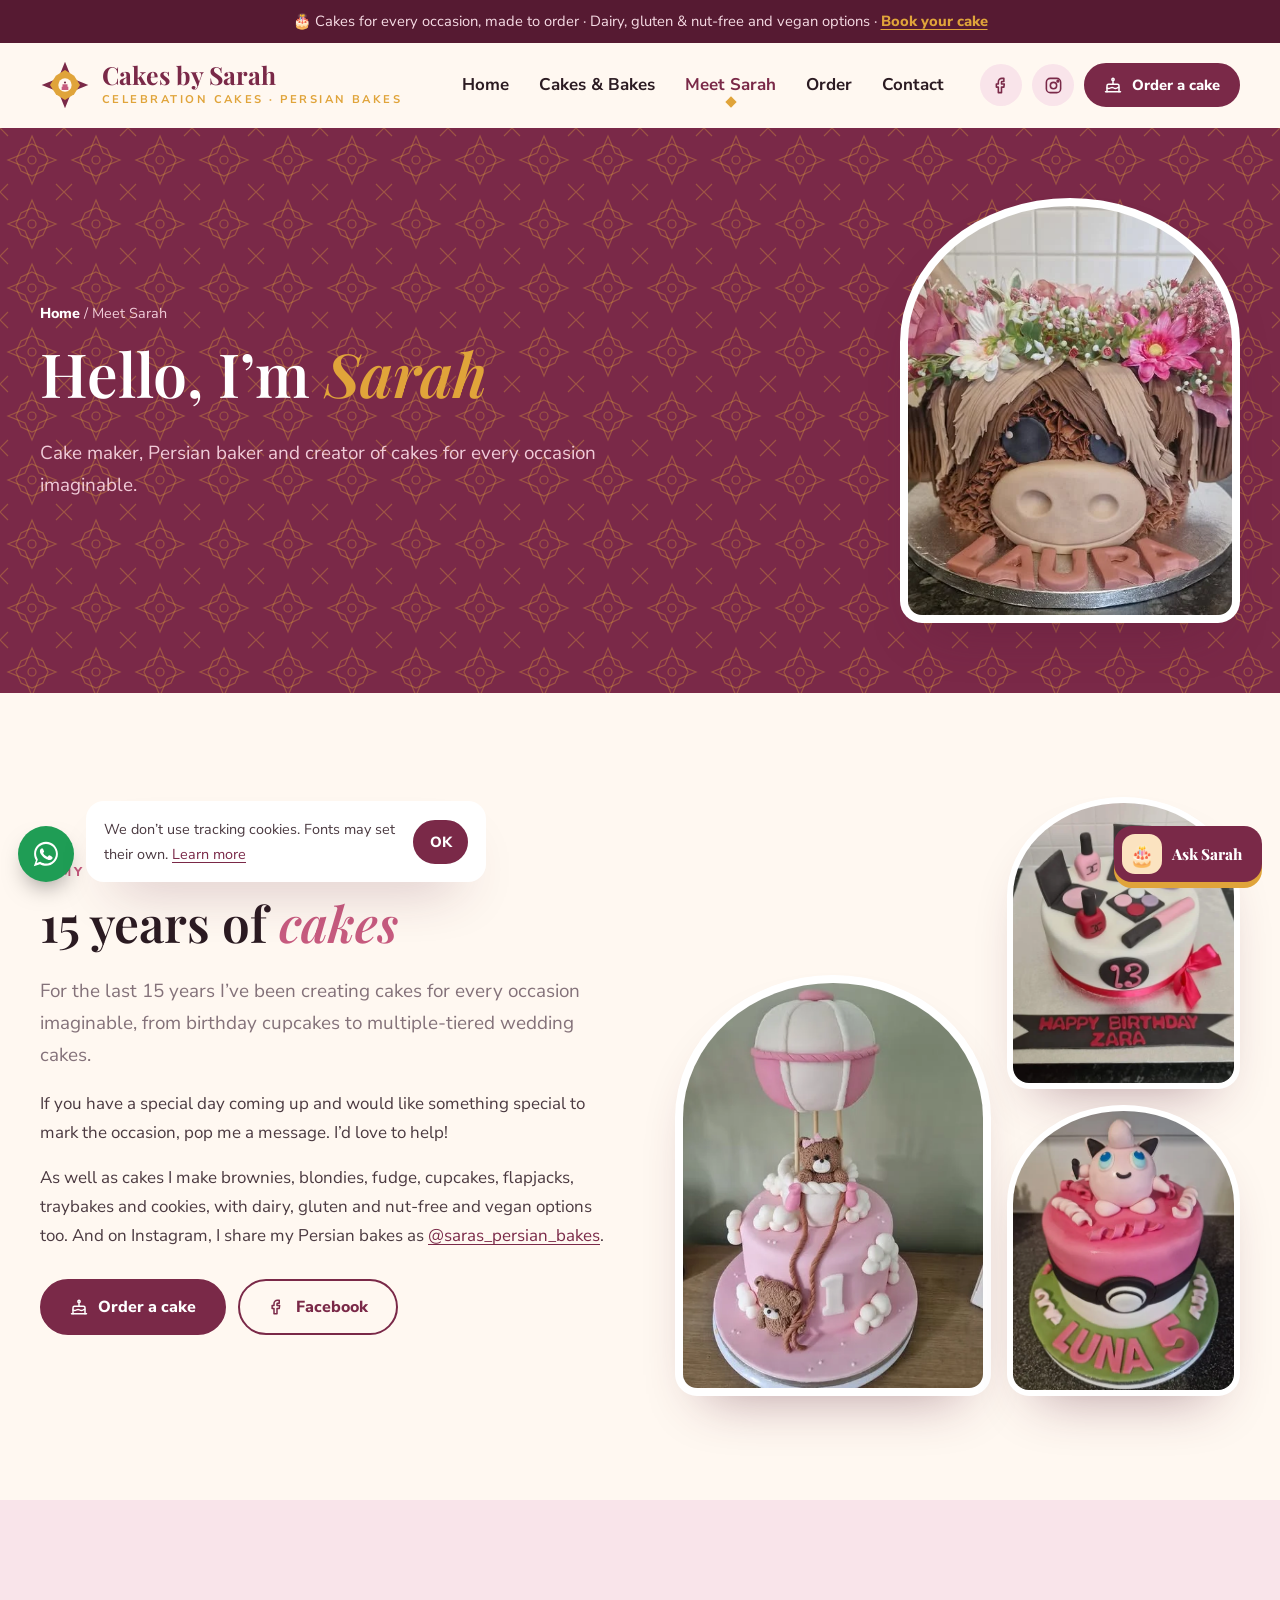
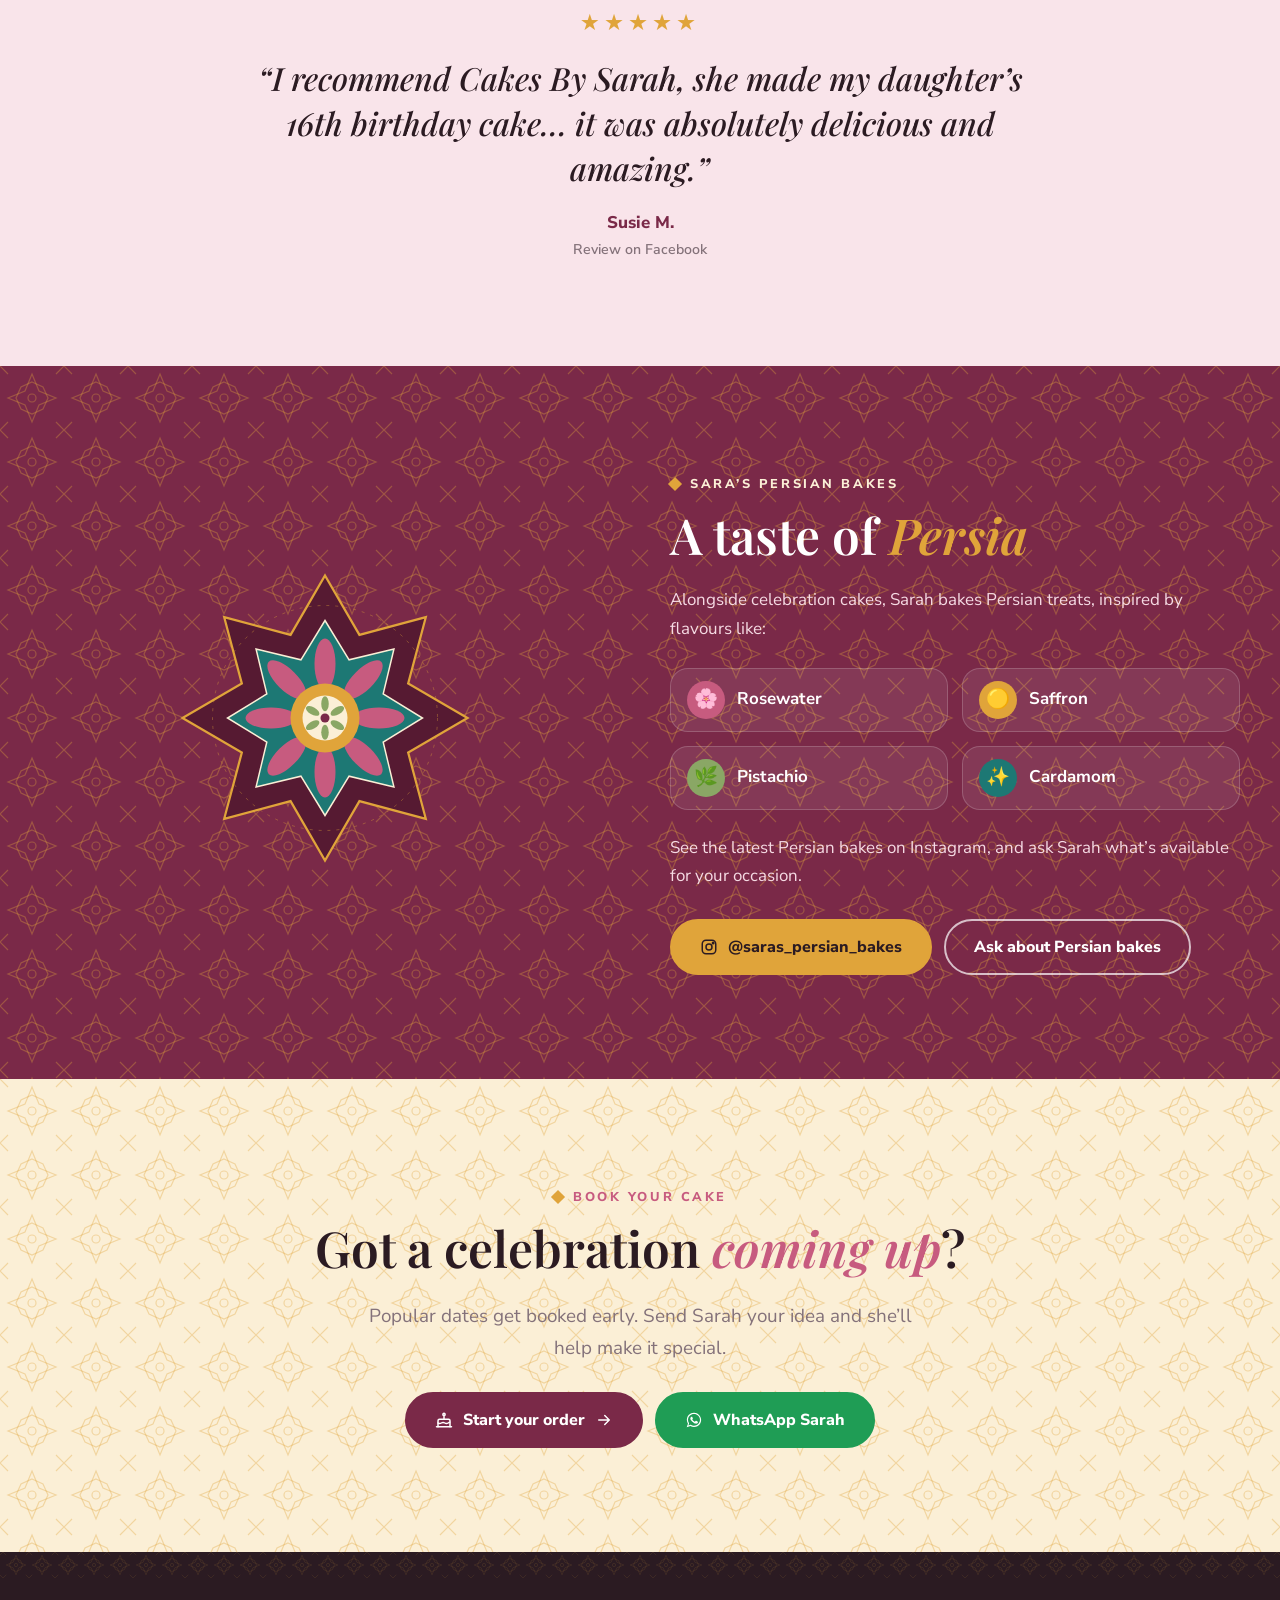
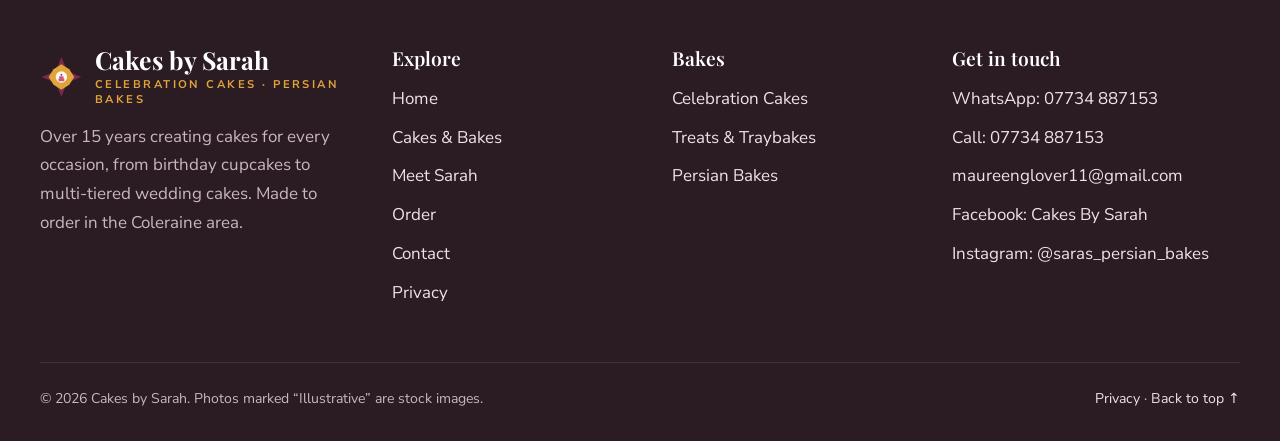
<file: cakes-by-sarah-WEBSITE/about.html>
<!doctype html>
<html lang="en-GB" class="no-js">
<head>
<meta charset="utf-8">
<meta name="viewport" content="width=device-width, initial-scale=1, viewport-fit=cover">
<title>Meet Sarah | Cakes by Sarah, Coleraine</title>
<meta name="description" content="Meet Sarah: 15+ years creating cakes for every occasion, from birthday cupcakes to multi-tiered wedding cakes, plus Persian bakes.">
<link rel="canonical" href="https://www.cakesbysarah.co.uk/about.html">
<meta name="theme-color" content="#7a2948">
<meta name="geo.region" content="GB-NIR"><meta name="geo.placename" content="Coleraine">
<meta property="og:type" content="website">
<meta property="og:site_name" content="Cakes by Sarah">
<meta property="og:title" content="Meet Sarah | Cakes by Sarah, Coleraine">
<meta property="og:description" content="Meet Sarah: 15+ years creating cakes for every occasion, from birthday cupcakes to multi-tiered wedding cakes, plus Persian bakes.">
<meta property="og:url" content="https://www.cakesbysarah.co.uk/about.html">
<meta property="og:image" content="https://www.cakesbysarah.co.uk/og-image.jpg">
<meta property="og:locale" content="en_GB">
<meta name="twitter:card" content="summary_large_image">
<link rel="icon" href="favicon.png" type="image/png">
<link rel="apple-touch-icon" href="favicon.png">
<link rel="manifest" href="site.webmanifest">
<link rel="preconnect" href="https://fonts.googleapis.com">
<link rel="preconnect" href="https://fonts.gstatic.com" crossorigin>
<link href="https://fonts.googleapis.com/css2?family=Nunito+Sans:opsz,wght@6..12,400;6..12,600;6..12,700;6..12,800;6..12,900&family=Playfair+Display:ital,wght@0,500;0,600;0,700;1,500;1,600&display=swap" rel="stylesheet">
<link rel="stylesheet" href="styles.css">
<script type="application/ld+json">{"@context": "https://schema.org", "@type": "Bakery", "name": "Cakes by Sarah", "url": "https://www.cakesbysarah.co.uk", "telephone": "+447734887153", "email": "maureenglover11@gmail.com", "image": "https://www.cakesbysarah.co.uk/og-image.jpg", "sameAs": ["https://www.facebook.com/cakesbysarah12/", "https://www.instagram.com/saras_persian_bakes/"], "areaServed": "Coleraine, Northern Ireland", "address": {"@type": "PostalAddress", "addressLocality": "Coleraine", "addressRegion": "Northern Ireland", "addressCountry": "GB"}, "servesCuisine": ["Cakes", "Desserts", "Persian"], "founder": {"@type": "Person", "name": "Sarah"}}</script>
<script defer src="site-config.js"></script>
<script defer src="main.js"></script>
<script defer src="chatbot.js"></script>
</head>
<body>
<a class="skip" href="#main">Skip to content</a>
<div class="ribbon">🎂 Cakes for every occasion, made to order<span class="hide-s"> · Dairy, gluten &amp; nut-free and vegan options</span> · <a href="order.html">Book your cake</a></div>
<header class="hdr">
  <div class="wrap hdr-in">
    <a class="logo" href="index.html" aria-label="Cakes by Sarah home"><svg class="mk" viewBox="0 0 60 60" aria-hidden="true"><path d="M30 2l8 20 20 8-20 8-8 20-8-20-20-8 20-8z" fill="#7a2948"/><path d="M30 12l11 7 7 11-7 11-11 7-11-7-7-11 7-11z" fill="#e0a43a"/><circle cx="30" cy="30" r="8" fill="#fff8f1"/><path d="M26 32h8v4h-8zM27 29h6v3h-6z" fill="#c75b7f"/><circle cx="30" cy="27" r="1.3" fill="#7a2948"/></svg><span><b>Cakes by Sarah</b><small>Celebration cakes · Persian bakes</small></span></a>
    <nav class="nav" id="nav" aria-label="Main"><ul><li><a href="index.html">Home</a></li><li><a href="bakes.html">Cakes & Bakes</a></li><li><a href="about.html" aria-current="page">Meet Sarah</a></li><li><a href="order.html">Order</a></li><li><a href="contact.html">Contact</a></li>
      <li class="m-only"><a class="btn btn-block" href="order.html"><svg viewBox="0 0 24 24" fill="none" stroke="currentColor" stroke-width="2" stroke-linecap="round" stroke-linejoin="round" aria-hidden="true"><path d="M4 21v-8a2 2 0 0 1 2-2h12a2 2 0 0 1 2 2v8"/><path d="M4 16c1.5 1 3 1 4.5 0s3-1 4.5 0 3 1 4.5 0 2-1 2-1M2 21h20M12 7v4M12 3a1.5 1.5 0 0 1 0 3 1.5 1.5 0 0 1 0-3z"/></svg> Order a cake</a></li>
      <li class="m-only"><a class="btn btn-wa btn-block" href="https://wa.me/447734887153?text=Hi%20Sarah%21%20" target="_blank" rel="noopener"><svg viewBox="0 0 32 32" aria-hidden="true"><path fill="currentColor" d="M16 3C9 3 3.3 8.6 3.3 15.6c0 2.5.7 4.9 2 7L3 29l6.6-2.2c2 1.1 4.2 1.7 6.4 1.7 7 0 12.7-5.6 12.7-12.6S23 3 16 3zm0 23.1c-2 0-4-.6-5.7-1.6l-.4-.2-3.9 1.3 1.3-3.8-.3-.4a10.4 10.4 0 0 1-1.6-5.6C5.4 9.9 10.1 5.3 16 5.3s10.6 4.6 10.6 10.3S21.9 26.1 16 26.1zm5.8-7.7c-.3-.2-1.9-.9-2.2-1-.3-.1-.5-.2-.7.2l-1 1.2c-.2.2-.4.2-.7.1-.3-.2-1.3-.5-2.5-1.5-.9-.8-1.5-1.8-1.7-2.1-.2-.3 0-.5.1-.6l.5-.6.3-.5c.1-.2 0-.4 0-.6l-1-2.4c-.3-.6-.5-.5-.7-.5h-.6c-.2 0-.6.1-.9.4-.3.3-1.2 1.1-1.2 2.7s1.2 3.2 1.4 3.4c.2.2 2.4 3.6 5.7 5 .8.3 1.4.5 1.9.7.8.2 1.5.2 2.1.1.6-.1 1.9-.8 2.2-1.5.3-.7.3-1.4.2-1.5-.1-.1-.3-.2-.6-.3z"/></svg> WhatsApp Sarah</a></li></ul></nav>
    <div class="hdr-cta">
      <a class="soc" href="https://www.facebook.com/cakesbysarah12/" target="_blank" rel="noopener" aria-label="Cakes by Sarah on Facebook"><svg viewBox="0 0 24 24" fill="none" stroke="currentColor" stroke-width="2" stroke-linecap="round" stroke-linejoin="round" aria-hidden="true"><path d="M15 3h-2.5A4.5 4.5 0 0 0 8 7.5V10H5.5v4H8v7h4v-7h3l.5-4H12V7.8c0-.5.4-.8.8-.8H15z"/></svg></a>
      <a class="soc" href="https://www.instagram.com/saras_persian_bakes/" target="_blank" rel="noopener" aria-label="Sara’s Persian Bakes on Instagram"><svg viewBox="0 0 24 24" fill="none" stroke="currentColor" stroke-width="2" stroke-linecap="round" stroke-linejoin="round" aria-hidden="true"><rect x="3" y="3" width="18" height="18" rx="5"/><circle cx="12" cy="12" r="4"/><circle cx="17.5" cy="6.5" r="1"/></svg></a>
      <a class="btn btn-sm" href="order.html"><svg viewBox="0 0 24 24" fill="none" stroke="currentColor" stroke-width="2" stroke-linecap="round" stroke-linejoin="round" aria-hidden="true"><path d="M4 21v-8a2 2 0 0 1 2-2h12a2 2 0 0 1 2 2v8"/><path d="M4 16c1.5 1 3 1 4.5 0s3-1 4.5 0 3 1 4.5 0 2-1 2-1M2 21h20M12 7v4M12 3a1.5 1.5 0 0 1 0 3 1.5 1.5 0 0 1 0-3z"/></svg> Order a cake</a>
      <button class="burger" aria-label="Open menu" aria-expanded="false" aria-controls="nav"><span></span><span></span><span></span></button>
    </div>
  </div>
</header>
<main id="main">
<section class="phero"><div class="wrap phero-in"><div class="load"><div class="crumbs"><a href="index.html">Home</a> / Meet Sarah</div><h1>Hello, I’m <em>Sarah</em></h1><p class="lead">Cake maker, Persian baker and creator of cakes for every occasion imaginable.</p></div>
  <div class="arch load"><img src="highland-cow-cake.webp" alt="Floral highland cow cake" width="600" height="750" decoding="async"><span class="real">Sarah’s bake</span></div></div></section>
<section class="sec"><div class="wrap split">
  <div class="rv"><span class="eyebrow">My story</span><h2>15 years of <em>cakes</em></h2>
    <p class="lead">For the last 15 years I’ve been creating cakes for every occasion imaginable, from birthday cupcakes to multiple-tiered wedding cakes.</p>
    <p>If you have a special day coming up and would like something special to mark the occasion, pop me a message. I’d love to help!</p>
    <p>As well as cakes I make brownies, blondies, fudge, cupcakes, flapjacks, traybakes and cookies, with dairy, gluten and nut-free and vegan options too. And on Instagram, I share my Persian bakes as <a href="https://www.instagram.com/saras_persian_bakes/" target="_blank" rel="noopener">@saras_persian_bakes</a>.</p>
    <div class="btn-row"><a class="btn" href="order.html"><svg viewBox="0 0 24 24" fill="none" stroke="currentColor" stroke-width="2" stroke-linecap="round" stroke-linejoin="round" aria-hidden="true"><path d="M4 21v-8a2 2 0 0 1 2-2h12a2 2 0 0 1 2 2v8"/><path d="M4 16c1.5 1 3 1 4.5 0s3-1 4.5 0 3 1 4.5 0 2-1 2-1M2 21h20M12 7v4M12 3a1.5 1.5 0 0 1 0 3 1.5 1.5 0 0 1 0-3z"/></svg> Order a cake</a><a class="btn btn-line" href="https://www.facebook.com/cakesbysarah12/" target="_blank" rel="noopener"><svg viewBox="0 0 24 24" fill="none" stroke="currentColor" stroke-width="2" stroke-linecap="round" stroke-linejoin="round" aria-hidden="true"><path d="M15 3h-2.5A4.5 4.5 0 0 0 8 7.5V10H5.5v4H8v7h4v-7h3l.5-4H12V7.8c0-.5.4-.8.8-.8H15z"/></svg> Facebook</a></div></div>
  <div class="arches rv d1"><div class="arch a1"><img src="hot-air-balloon-cake.webp" alt="Hot air balloon first birthday cake with teddies" width="480" height="586" loading="lazy" decoding="async"><span class="real">Sarah’s bake</span></div><div class="col"><div class="arch"><img src="birthday-13-makeup-cake.webp" alt="Make-up themed 13th birthday cake" width="590" height="590" loading="lazy" decoding="async"></div><div class="arch"><img src="character-cake-pink.webp" alt="Pink character birthday cake" width="463" height="590" loading="lazy" decoding="async"></div></div></div>
</div></section>
<section class="sec sec-rose"><div class="wrap"><div class="review rv"><div class="stars" aria-label="Customer review">★★★★★</div>
  <blockquote>“I recommend Cakes By Sarah, she made my daughter’s 16th birthday cake… it was absolutely delicious and amazing.”</blockquote>
  <cite>Susie M.<small>Review on Facebook</small></cite></div></div></section>
<section class="sec sec-tile"><div class="wrap"><div class="persian"><div class="medallion rv"><svg viewBox="0 0 400 400" role="img" aria-label="Persian tile medallion"><g class="spin"><polygon points="200.0,10.0 245.9,89.1 334.4,65.6 310.9,154.1 390.0,200.0 310.9,245.9 334.4,334.4 245.9,310.9 200.0,390.0 154.1,310.9 65.6,334.4 89.1,245.9 10.0,200.0 89.1,154.1 65.6,65.6 154.1,89.1" fill="#561a32" stroke="#e0a43a" stroke-width="3"/><circle cx="200" cy="200" r="150" fill="none" stroke="#e0a43a" stroke-opacity=".5" stroke-dasharray="4 8"/></g>
<polygon points="200.0,70.0 232.1,122.4 291.9,108.1 277.6,167.9 330.0,200.0 277.6,232.1 291.9,291.9 232.1,277.6 200.0,330.0 167.9,277.6 108.1,291.9 122.4,232.1 70.0,200.0 122.4,167.9 108.1,108.1 167.9,122.4" fill="#1d7874" stroke="#fbefd6" stroke-width="2"/><ellipse cx="200" cy="128" rx="14" ry="34" fill="#c75b7f" transform="rotate(0 200 200)"/><ellipse cx="200" cy="128" rx="14" ry="34" fill="#c75b7f" transform="rotate(45 200 200)"/><ellipse cx="200" cy="128" rx="14" ry="34" fill="#c75b7f" transform="rotate(90 200 200)"/><ellipse cx="200" cy="128" rx="14" ry="34" fill="#c75b7f" transform="rotate(135 200 200)"/><ellipse cx="200" cy="128" rx="14" ry="34" fill="#c75b7f" transform="rotate(180 200 200)"/><ellipse cx="200" cy="128" rx="14" ry="34" fill="#c75b7f" transform="rotate(225 200 200)"/><ellipse cx="200" cy="128" rx="14" ry="34" fill="#c75b7f" transform="rotate(270 200 200)"/><ellipse cx="200" cy="128" rx="14" ry="34" fill="#c75b7f" transform="rotate(315 200 200)"/><circle cx="200" cy="200" r="46" fill="#e0a43a"/><circle cx="200" cy="200" r="30" fill="#fbefd6"/>
<g fill="#8aa765"><ellipse cx="200" cy="181" rx="5" ry="10" transform="rotate(0 200 200)"/><ellipse cx="200" cy="181" rx="5" ry="10" transform="rotate(60 200 200)"/><ellipse cx="200" cy="181" rx="5" ry="10" transform="rotate(120 200 200)"/><ellipse cx="200" cy="181" rx="5" ry="10" transform="rotate(180 200 200)"/><ellipse cx="200" cy="181" rx="5" ry="10" transform="rotate(240 200 200)"/><ellipse cx="200" cy="181" rx="5" ry="10" transform="rotate(300 200 200)"/></g><circle cx="200" cy="200" r="6" fill="#7a2948"/></svg></div>
  <div class="rv d1"><span class="eyebrow">Sara’s Persian Bakes</span><h2>A taste of <em>Persia</em></h2>
    <p>Alongside celebration cakes, Sarah bakes Persian treats, inspired by flavours like:</p>
    <div class="flavours"><div class="flv"><i style="background:#c75b7f">🌸</i><b>Rosewater</b></div><div class="flv"><i style="background:#e0a43a">🟡</i><b>Saffron</b></div><div class="flv"><i style="background:#8aa765">🌿</i><b>Pistachio</b></div><div class="flv"><i style="background:#1d7874">✨</i><b>Cardamom</b></div></div>
    <p>See the latest Persian bakes on Instagram, and ask Sarah what’s available for your occasion.</p>
    <div class="btn-row"><a class="btn btn-saffron" href="https://www.instagram.com/saras_persian_bakes/" target="_blank" rel="noopener"><svg viewBox="0 0 24 24" fill="none" stroke="currentColor" stroke-width="2" stroke-linecap="round" stroke-linejoin="round" aria-hidden="true"><rect x="3" y="3" width="18" height="18" rx="5"/><circle cx="12" cy="12" r="4"/><circle cx="17.5" cy="6.5" r="1"/></svg> @saras_persian_bakes</a><a class="btn btn-light" href="order.html?type=persian#form">Ask about Persian bakes</a></div></div></div></div></section>
<section class="sec final"><div class="wrap rv"><span class="eyebrow">Book your cake</span><h2>Got a celebration <em>coming up</em>?</h2><p class="lead">Popular dates get booked early. Send Sarah your idea and she’ll help make it special.</p>
  <div class="btn-row"><a class="btn" href="order.html"><svg viewBox="0 0 24 24" fill="none" stroke="currentColor" stroke-width="2" stroke-linecap="round" stroke-linejoin="round" aria-hidden="true"><path d="M4 21v-8a2 2 0 0 1 2-2h12a2 2 0 0 1 2 2v8"/><path d="M4 16c1.5 1 3 1 4.5 0s3-1 4.5 0 3 1 4.5 0 2-1 2-1M2 21h20M12 7v4M12 3a1.5 1.5 0 0 1 0 3 1.5 1.5 0 0 1 0-3z"/></svg> Start your order <svg class="arr" viewBox="0 0 24 24" fill="none" stroke="currentColor" stroke-width="2" stroke-linecap="round" stroke-linejoin="round" aria-hidden="true"><path d="M5 12h14M13 6l6 6-6 6"/></svg></a><a class="btn btn-wa" href="https://wa.me/447734887153?text=Hi%20Sarah%21%20" target="_blank" rel="noopener"><svg viewBox="0 0 32 32" aria-hidden="true"><path fill="currentColor" d="M16 3C9 3 3.3 8.6 3.3 15.6c0 2.5.7 4.9 2 7L3 29l6.6-2.2c2 1.1 4.2 1.7 6.4 1.7 7 0 12.7-5.6 12.7-12.6S23 3 16 3zm0 23.1c-2 0-4-.6-5.7-1.6l-.4-.2-3.9 1.3 1.3-3.8-.3-.4a10.4 10.4 0 0 1-1.6-5.6C5.4 9.9 10.1 5.3 16 5.3s10.6 4.6 10.6 10.3S21.9 26.1 16 26.1zm5.8-7.7c-.3-.2-1.9-.9-2.2-1-.3-.1-.5-.2-.7.2l-1 1.2c-.2.2-.4.2-.7.1-.3-.2-1.3-.5-2.5-1.5-.9-.8-1.5-1.8-1.7-2.1-.2-.3 0-.5.1-.6l.5-.6.3-.5c.1-.2 0-.4 0-.6l-1-2.4c-.3-.6-.5-.5-.7-.5h-.6c-.2 0-.6.1-.9.4-.3.3-1.2 1.1-1.2 2.7s1.2 3.2 1.4 3.4c.2.2 2.4 3.6 5.7 5 .8.3 1.4.5 1.9.7.8.2 1.5.2 2.1.1.6-.1 1.9-.8 2.2-1.5.3-.7.3-1.4.2-1.5-.1-.1-.3-.2-.6-.3z"/></svg> WhatsApp Sarah</a></div></div></section>
</main>
<footer class="foot">
  <div class="divider" aria-hidden="true"></div>
  <div class="wrap foot-grid">
    <div><a class="logo" href="index.html" aria-label="Cakes by Sarah home"><svg class="mk" viewBox="0 0 60 60" aria-hidden="true"><path d="M30 2l8 20 20 8-20 8-8 20-8-20-20-8 20-8z" fill="#7a2948"/><path d="M30 12l11 7 7 11-7 11-11 7-11-7-7-11 7-11z" fill="#e0a43a"/><circle cx="30" cy="30" r="8" fill="#fff8f1"/><path d="M26 32h8v4h-8zM27 29h6v3h-6z" fill="#c75b7f"/><circle cx="30" cy="27" r="1.3" fill="#7a2948"/></svg><span><b>Cakes by Sarah</b><small>Celebration cakes · Persian bakes</small></span></a>
      <p>Over 15 years creating cakes for every occasion, from birthday cupcakes to multi-tiered wedding cakes. Made to order in the Coleraine area.</p></div>
    <div><h4>Explore</h4><ul><li><a href="index.html">Home</a></li><li><a href="bakes.html">Cakes & Bakes</a></li><li><a href="about.html">Meet Sarah</a></li><li><a href="order.html">Order</a></li><li><a href="contact.html">Contact</a></li><li><a href="privacy.html">Privacy</a></li></ul></div>
    <div><h4>Bakes</h4><ul><li><a href="bakes.html?tab=cakes">Celebration Cakes</a></li><li><a href="bakes.html?tab=treats">Treats & Traybakes</a></li><li><a href="bakes.html?tab=persian">Persian Bakes</a></li></ul></div>
    <div><h4>Get in touch</h4><ul>
      <li><a href="https://wa.me/447734887153?text=Hi%20Sarah%21%20" target="_blank" rel="noopener">WhatsApp: 07734 887153</a></li>
      <li><a href="tel:+447734887153">Call: 07734 887153</a></li>
      <li><a href="mailto:maureenglover11@gmail.com">maureenglover11@gmail.com</a></li>
      <li><a href="https://www.facebook.com/cakesbysarah12/" target="_blank" rel="noopener">Facebook: Cakes By Sarah</a></li>
      <li><a href="https://www.instagram.com/saras_persian_bakes/" target="_blank" rel="noopener">Instagram: @saras_persian_bakes</a></li></ul></div>
  </div>
  <div class="wrap foot-bottom"><span>© <span data-year>2026</span> Cakes by Sarah. Photos marked “Illustrative” are stock images.</span><span><a href="privacy.html">Privacy</a> · <a href="#main">Back to top ↑</a></span></div>
</footer>
<a class="wa-float" href="https://wa.me/447734887153?text=Hi%20Sarah%21%20I%20have%20a%20question%20about%20" target="_blank" rel="noopener" aria-label="Chat with Sarah on WhatsApp"><svg viewBox="0 0 32 32" aria-hidden="true"><path fill="currentColor" d="M16 3C9 3 3.3 8.6 3.3 15.6c0 2.5.7 4.9 2 7L3 29l6.6-2.2c2 1.1 4.2 1.7 6.4 1.7 7 0 12.7-5.6 12.7-12.6S23 3 16 3zm0 23.1c-2 0-4-.6-5.7-1.6l-.4-.2-3.9 1.3 1.3-3.8-.3-.4a10.4 10.4 0 0 1-1.6-5.6C5.4 9.9 10.1 5.3 16 5.3s10.6 4.6 10.6 10.3S21.9 26.1 16 26.1zm5.8-7.7c-.3-.2-1.9-.9-2.2-1-.3-.1-.5-.2-.7.2l-1 1.2c-.2.2-.4.2-.7.1-.3-.2-1.3-.5-2.5-1.5-.9-.8-1.5-1.8-1.7-2.1-.2-.3 0-.5.1-.6l.5-.6.3-.5c.1-.2 0-.4 0-.6l-1-2.4c-.3-.6-.5-.5-.7-.5h-.6c-.2 0-.6.1-.9.4-.3.3-1.2 1.1-1.2 2.7s1.2 3.2 1.4 3.4c.2.2 2.4 3.6 5.7 5 .8.3 1.4.5 1.9.7.8.2 1.5.2 2.1.1.6-.1 1.9-.8 2.2-1.5.3-.7.3-1.4.2-1.5-.1-.1-.3-.2-.6-.3z"/></svg></a>
<div class="mbar"><a class="btn btn-wa" href="https://wa.me/447734887153?text=Hi%20Sarah%21%20" target="_blank" rel="noopener"><svg viewBox="0 0 32 32" aria-hidden="true"><path fill="currentColor" d="M16 3C9 3 3.3 8.6 3.3 15.6c0 2.5.7 4.9 2 7L3 29l6.6-2.2c2 1.1 4.2 1.7 6.4 1.7 7 0 12.7-5.6 12.7-12.6S23 3 16 3zm0 23.1c-2 0-4-.6-5.7-1.6l-.4-.2-3.9 1.3 1.3-3.8-.3-.4a10.4 10.4 0 0 1-1.6-5.6C5.4 9.9 10.1 5.3 16 5.3s10.6 4.6 10.6 10.3S21.9 26.1 16 26.1zm5.8-7.7c-.3-.2-1.9-.9-2.2-1-.3-.1-.5-.2-.7.2l-1 1.2c-.2.2-.4.2-.7.1-.3-.2-1.3-.5-2.5-1.5-.9-.8-1.5-1.8-1.7-2.1-.2-.3 0-.5.1-.6l.5-.6.3-.5c.1-.2 0-.4 0-.6l-1-2.4c-.3-.6-.5-.5-.7-.5h-.6c-.2 0-.6.1-.9.4-.3.3-1.2 1.1-1.2 2.7s1.2 3.2 1.4 3.4c.2.2 2.4 3.6 5.7 5 .8.3 1.4.5 1.9.7.8.2 1.5.2 2.1.1.6-.1 1.9-.8 2.2-1.5.3-.7.3-1.4.2-1.5-.1-.1-.3-.2-.6-.3z"/></svg> WhatsApp</a><a class="btn" href="order.html"><svg viewBox="0 0 24 24" fill="none" stroke="currentColor" stroke-width="2" stroke-linecap="round" stroke-linejoin="round" aria-hidden="true"><path d="M4 21v-8a2 2 0 0 1 2-2h12a2 2 0 0 1 2 2v8"/><path d="M4 16c1.5 1 3 1 4.5 0s3-1 4.5 0 3 1 4.5 0 2-1 2-1M2 21h20M12 7v4M12 3a1.5 1.5 0 0 1 0 3 1.5 1.5 0 0 1 0-3z"/></svg> Order</a></div>
<div class="cookie" hidden><p>We don’t use tracking cookies. Fonts may set their own. <a href="privacy.html">Learn more</a></p><button class="btn btn-sm" type="button">OK</button></div>
</body>
</html>
</file>
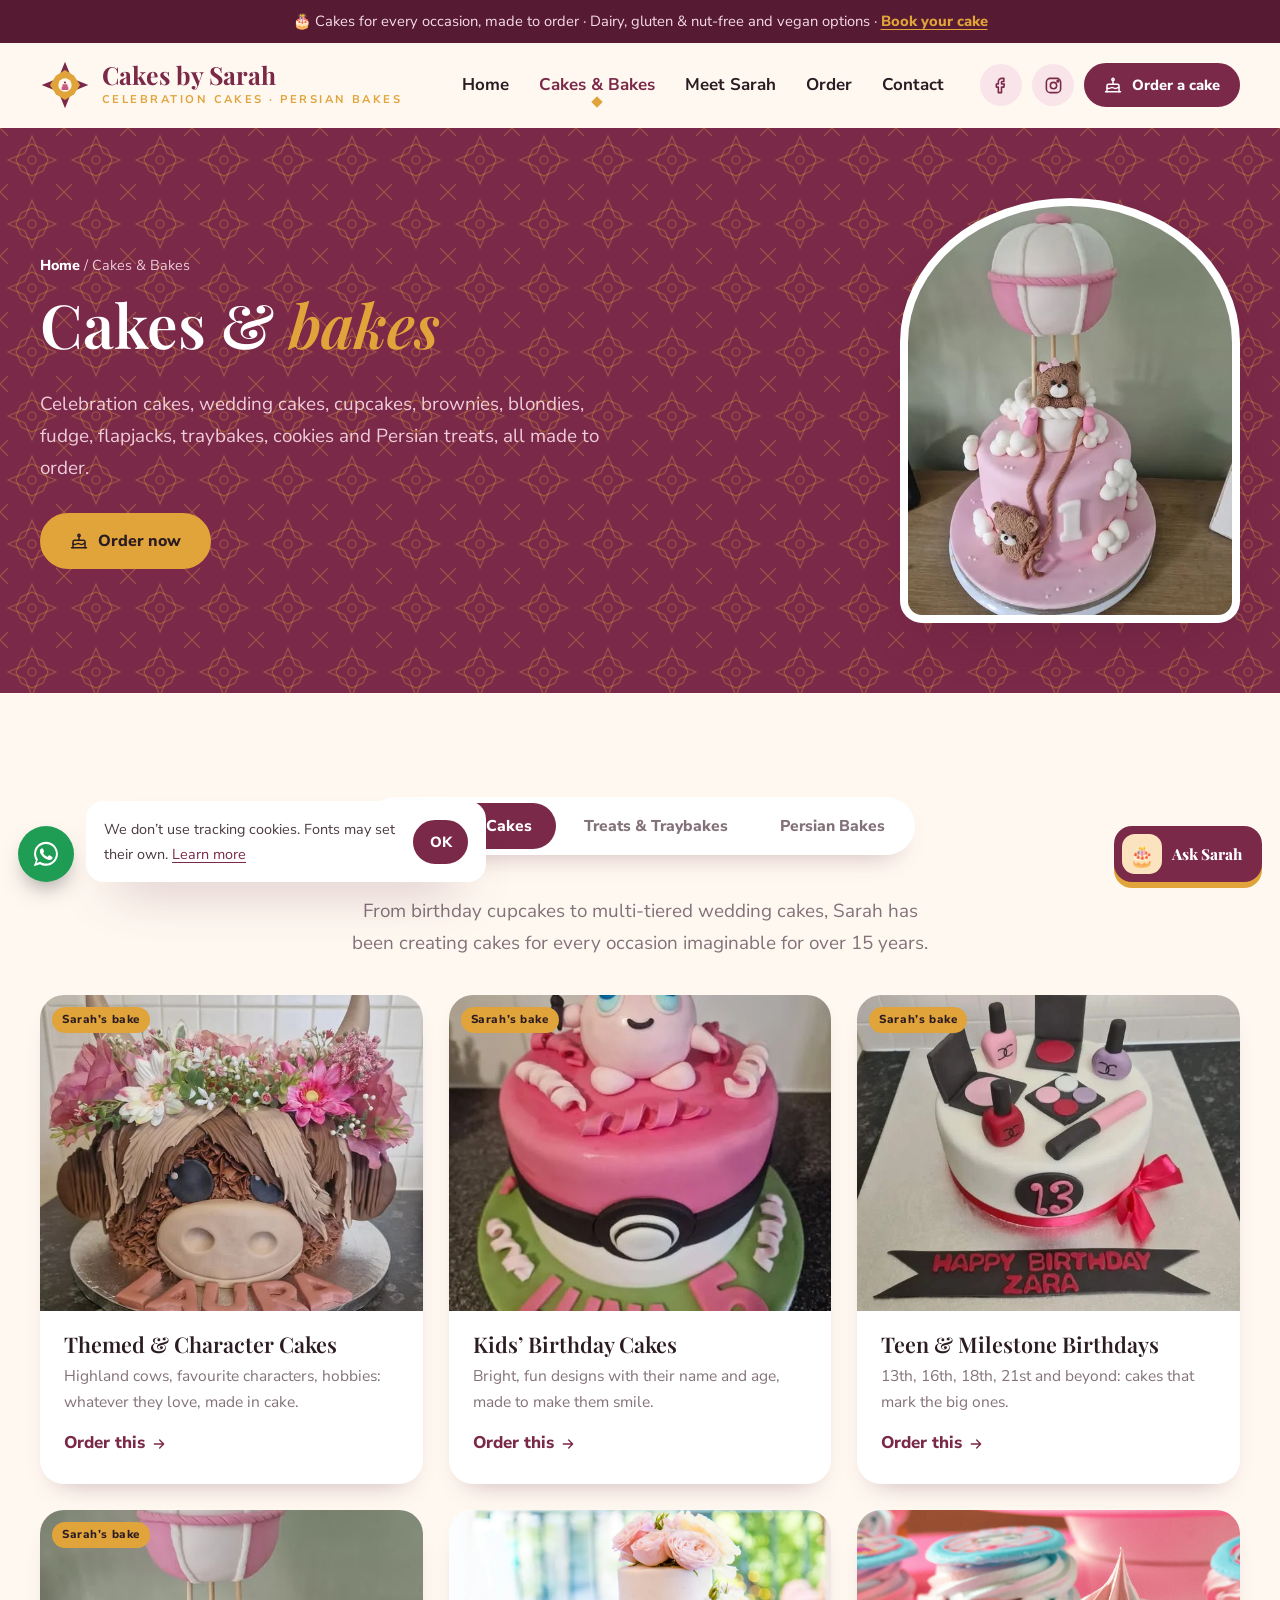
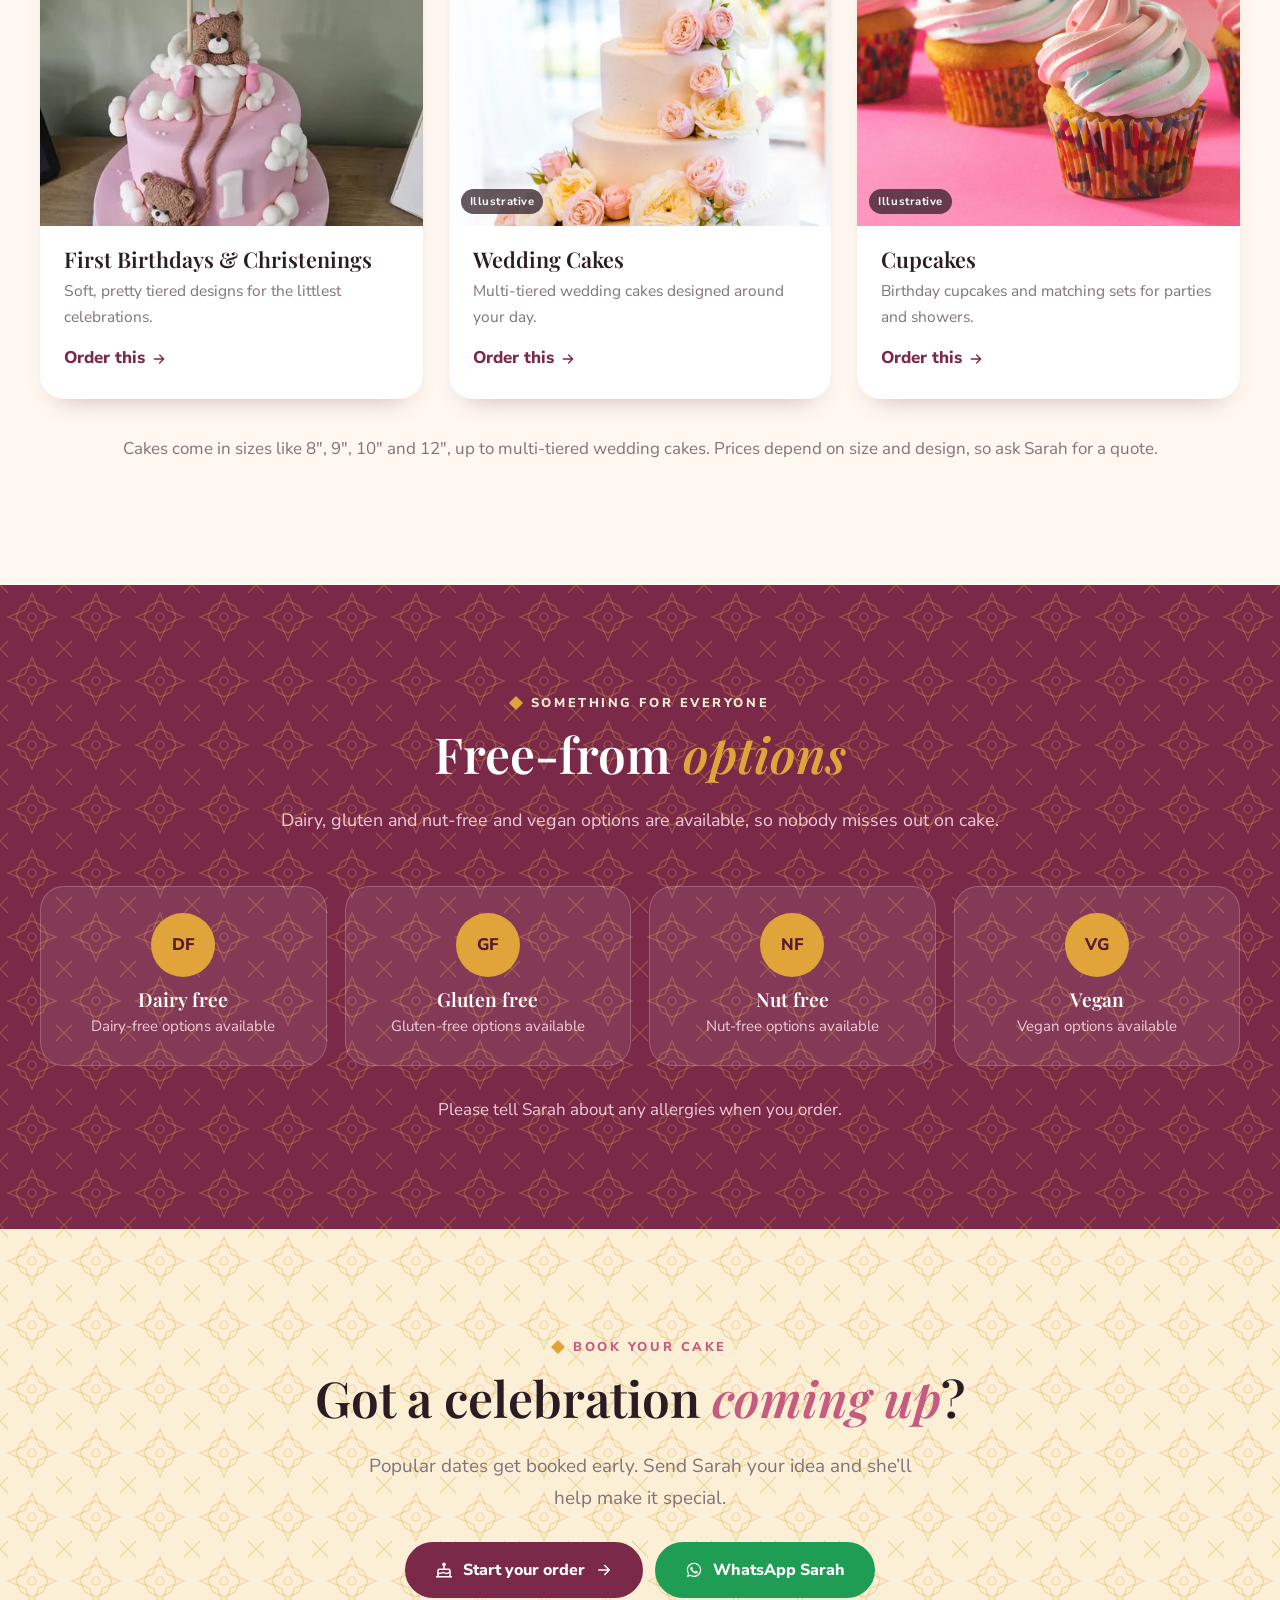
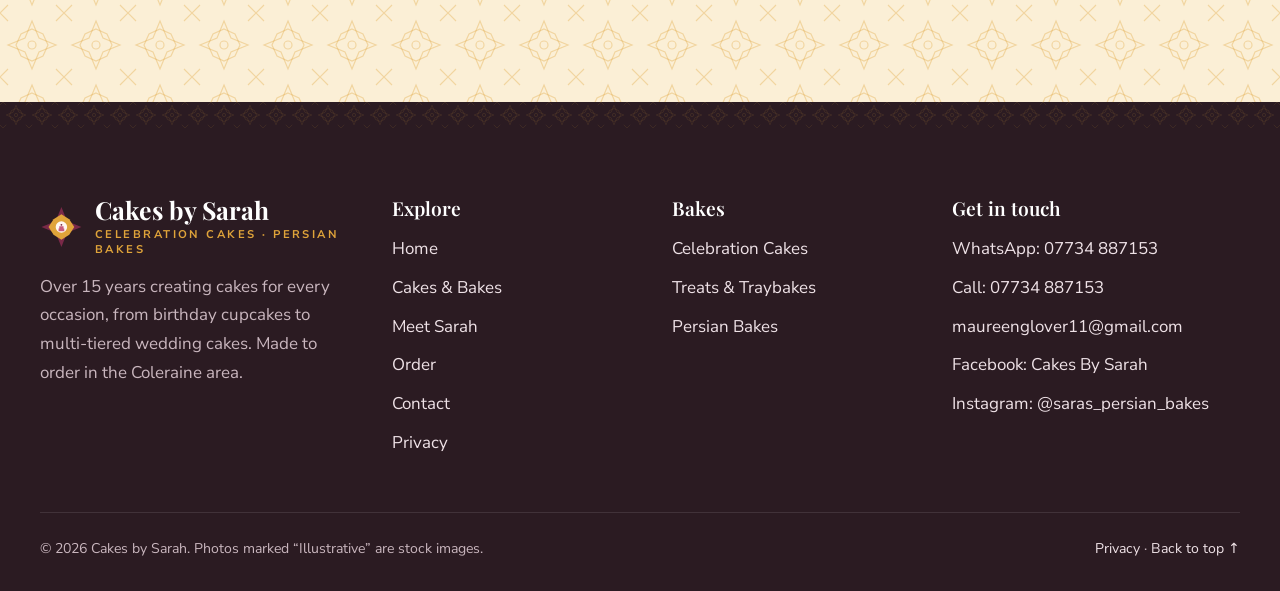
<file: cakes-by-sarah-WEBSITE/bakes.html>
<!doctype html>
<html lang="en-GB" class="no-js">
<head>
<meta charset="utf-8">
<meta name="viewport" content="width=device-width, initial-scale=1, viewport-fit=cover">
<title>Cakes &amp; Bakes | Birthday, Wedding Cakes &amp; Treats | Cakes by Sarah</title>
<meta name="description" content="Custom birthday, themed, christening and wedding cakes, cupcakes, brownies, blondies, fudge, flapjacks, traybakes, cookies and Persian bakes by Cakes by Sarah, Coleraine.">
<link rel="canonical" href="https://www.cakesbysarah.co.uk/bakes.html">
<meta name="theme-color" content="#7a2948">
<meta name="geo.region" content="GB-NIR"><meta name="geo.placename" content="Coleraine">
<meta property="og:type" content="website">
<meta property="og:site_name" content="Cakes by Sarah">
<meta property="og:title" content="Cakes &amp; Bakes | Birthday, Wedding Cakes &amp; Treats | Cakes by Sarah">
<meta property="og:description" content="Custom birthday, themed, christening and wedding cakes, cupcakes, brownies, blondies, fudge, flapjacks, traybakes, cookies and Persian bakes by Cakes by Sarah, Coleraine.">
<meta property="og:url" content="https://www.cakesbysarah.co.uk/bakes.html">
<meta property="og:image" content="https://www.cakesbysarah.co.uk/og-image.jpg">
<meta property="og:locale" content="en_GB">
<meta name="twitter:card" content="summary_large_image">
<link rel="icon" href="favicon.png" type="image/png">
<link rel="apple-touch-icon" href="favicon.png">
<link rel="manifest" href="site.webmanifest">
<link rel="preconnect" href="https://fonts.googleapis.com">
<link rel="preconnect" href="https://fonts.gstatic.com" crossorigin>
<link href="https://fonts.googleapis.com/css2?family=Nunito+Sans:opsz,wght@6..12,400;6..12,600;6..12,700;6..12,800;6..12,900&family=Playfair+Display:ital,wght@0,500;0,600;0,700;1,500;1,600&display=swap" rel="stylesheet">
<link rel="stylesheet" href="styles.css">
<script type="application/ld+json">{"@context": "https://schema.org", "@type": "Bakery", "name": "Cakes by Sarah", "url": "https://www.cakesbysarah.co.uk", "telephone": "+447734887153", "email": "maureenglover11@gmail.com", "image": "https://www.cakesbysarah.co.uk/og-image.jpg", "sameAs": ["https://www.facebook.com/cakesbysarah12/", "https://www.instagram.com/saras_persian_bakes/"], "areaServed": "Coleraine, Northern Ireland", "address": {"@type": "PostalAddress", "addressLocality": "Coleraine", "addressRegion": "Northern Ireland", "addressCountry": "GB"}, "servesCuisine": ["Cakes", "Desserts", "Persian"], "founder": {"@type": "Person", "name": "Sarah"}}</script>
<script defer src="site-config.js"></script>
<script defer src="main.js"></script>
<script defer src="chatbot.js"></script>
</head>
<body>
<a class="skip" href="#main">Skip to content</a>
<div class="ribbon">🎂 Cakes for every occasion, made to order<span class="hide-s"> · Dairy, gluten &amp; nut-free and vegan options</span> · <a href="order.html">Book your cake</a></div>
<header class="hdr">
  <div class="wrap hdr-in">
    <a class="logo" href="index.html" aria-label="Cakes by Sarah home"><svg class="mk" viewBox="0 0 60 60" aria-hidden="true"><path d="M30 2l8 20 20 8-20 8-8 20-8-20-20-8 20-8z" fill="#7a2948"/><path d="M30 12l11 7 7 11-7 11-11 7-11-7-7-11 7-11z" fill="#e0a43a"/><circle cx="30" cy="30" r="8" fill="#fff8f1"/><path d="M26 32h8v4h-8zM27 29h6v3h-6z" fill="#c75b7f"/><circle cx="30" cy="27" r="1.3" fill="#7a2948"/></svg><span><b>Cakes by Sarah</b><small>Celebration cakes · Persian bakes</small></span></a>
    <nav class="nav" id="nav" aria-label="Main"><ul><li><a href="index.html">Home</a></li><li><a href="bakes.html" aria-current="page">Cakes & Bakes</a></li><li><a href="about.html">Meet Sarah</a></li><li><a href="order.html">Order</a></li><li><a href="contact.html">Contact</a></li>
      <li class="m-only"><a class="btn btn-block" href="order.html"><svg viewBox="0 0 24 24" fill="none" stroke="currentColor" stroke-width="2" stroke-linecap="round" stroke-linejoin="round" aria-hidden="true"><path d="M4 21v-8a2 2 0 0 1 2-2h12a2 2 0 0 1 2 2v8"/><path d="M4 16c1.5 1 3 1 4.5 0s3-1 4.5 0 3 1 4.5 0 2-1 2-1M2 21h20M12 7v4M12 3a1.5 1.5 0 0 1 0 3 1.5 1.5 0 0 1 0-3z"/></svg> Order a cake</a></li>
      <li class="m-only"><a class="btn btn-wa btn-block" href="https://wa.me/447734887153?text=Hi%20Sarah%21%20" target="_blank" rel="noopener"><svg viewBox="0 0 32 32" aria-hidden="true"><path fill="currentColor" d="M16 3C9 3 3.3 8.6 3.3 15.6c0 2.5.7 4.9 2 7L3 29l6.6-2.2c2 1.1 4.2 1.7 6.4 1.7 7 0 12.7-5.6 12.7-12.6S23 3 16 3zm0 23.1c-2 0-4-.6-5.7-1.6l-.4-.2-3.9 1.3 1.3-3.8-.3-.4a10.4 10.4 0 0 1-1.6-5.6C5.4 9.9 10.1 5.3 16 5.3s10.6 4.6 10.6 10.3S21.9 26.1 16 26.1zm5.8-7.7c-.3-.2-1.9-.9-2.2-1-.3-.1-.5-.2-.7.2l-1 1.2c-.2.2-.4.2-.7.1-.3-.2-1.3-.5-2.5-1.5-.9-.8-1.5-1.8-1.7-2.1-.2-.3 0-.5.1-.6l.5-.6.3-.5c.1-.2 0-.4 0-.6l-1-2.4c-.3-.6-.5-.5-.7-.5h-.6c-.2 0-.6.1-.9.4-.3.3-1.2 1.1-1.2 2.7s1.2 3.2 1.4 3.4c.2.2 2.4 3.6 5.7 5 .8.3 1.4.5 1.9.7.8.2 1.5.2 2.1.1.6-.1 1.9-.8 2.2-1.5.3-.7.3-1.4.2-1.5-.1-.1-.3-.2-.6-.3z"/></svg> WhatsApp Sarah</a></li></ul></nav>
    <div class="hdr-cta">
      <a class="soc" href="https://www.facebook.com/cakesbysarah12/" target="_blank" rel="noopener" aria-label="Cakes by Sarah on Facebook"><svg viewBox="0 0 24 24" fill="none" stroke="currentColor" stroke-width="2" stroke-linecap="round" stroke-linejoin="round" aria-hidden="true"><path d="M15 3h-2.5A4.5 4.5 0 0 0 8 7.5V10H5.5v4H8v7h4v-7h3l.5-4H12V7.8c0-.5.4-.8.8-.8H15z"/></svg></a>
      <a class="soc" href="https://www.instagram.com/saras_persian_bakes/" target="_blank" rel="noopener" aria-label="Sara’s Persian Bakes on Instagram"><svg viewBox="0 0 24 24" fill="none" stroke="currentColor" stroke-width="2" stroke-linecap="round" stroke-linejoin="round" aria-hidden="true"><rect x="3" y="3" width="18" height="18" rx="5"/><circle cx="12" cy="12" r="4"/><circle cx="17.5" cy="6.5" r="1"/></svg></a>
      <a class="btn btn-sm" href="order.html"><svg viewBox="0 0 24 24" fill="none" stroke="currentColor" stroke-width="2" stroke-linecap="round" stroke-linejoin="round" aria-hidden="true"><path d="M4 21v-8a2 2 0 0 1 2-2h12a2 2 0 0 1 2 2v8"/><path d="M4 16c1.5 1 3 1 4.5 0s3-1 4.5 0 3 1 4.5 0 2-1 2-1M2 21h20M12 7v4M12 3a1.5 1.5 0 0 1 0 3 1.5 1.5 0 0 1 0-3z"/></svg> Order a cake</a>
      <button class="burger" aria-label="Open menu" aria-expanded="false" aria-controls="nav"><span></span><span></span><span></span></button>
    </div>
  </div>
</header>
<main id="main">
<section class="phero"><div class="wrap phero-in"><div class="load"><div class="crumbs"><a href="index.html">Home</a> / Cakes &amp; Bakes</div><h1>Cakes &amp; <em>bakes</em></h1><p class="lead">Celebration cakes, wedding cakes, cupcakes, brownies, blondies, fudge, flapjacks, traybakes, cookies and Persian treats, all made to order.</p><div class="btn-row"><a class="btn btn-saffron" href="order.html"><svg viewBox="0 0 24 24" fill="none" stroke="currentColor" stroke-width="2" stroke-linecap="round" stroke-linejoin="round" aria-hidden="true"><path d="M4 21v-8a2 2 0 0 1 2-2h12a2 2 0 0 1 2 2v8"/><path d="M4 16c1.5 1 3 1 4.5 0s3-1 4.5 0 3 1 4.5 0 2-1 2-1M2 21h20M12 7v4M12 3a1.5 1.5 0 0 1 0 3 1.5 1.5 0 0 1 0-3z"/></svg> Order now</a></div></div>
  <div class="arch load"><img src="hot-air-balloon-cake.webp" alt="Hot air balloon first birthday cake with teddies" width="600" height="750" decoding="async"><span class="real">Sarah’s bake</span></div></div></section>
<section class="sec"><div class="wrap">
  <div class="tabs-c"><div class="tabs" role="tablist" aria-label="Bake categories"><button role="tab" id="tab-cakes" data-id="cakes" aria-controls="p-cakes" aria-selected="true">Celebration Cakes</button><button role="tab" id="tab-treats" data-id="treats" aria-controls="p-treats" aria-selected="false" tabindex="-1">Treats & Traybakes</button><button role="tab" id="tab-persian" data-id="persian" aria-controls="p-persian" aria-selected="false" tabindex="-1">Persian Bakes</button><span class="ind" aria-hidden="true"></span></div></div>
  <div role="tabpanel" id="p-cakes" aria-labelledby="tab-cakes"><p class="lead" style="text-align:center;margin:0 auto 36px">From birthday cupcakes to multi-tiered wedding cakes, Sarah has been creating cakes for every occasion imaginable for over 15 years.</p><div class="cards"><a class="card rv d1" href="order.html?type=celebration#form"><div class="ph"><img src="highland-cow-cake.webp" alt="Themed &amp; Character Cakes" width="800" height="660" loading="lazy" decoding="async"><span class="real">Sarah’s bake</span></div><div class="bd"><h3>Themed & Character Cakes</h3><p>Highland cows, favourite characters, hobbies: whatever they love, made in cake.</p><span class="more">Order this <svg viewBox="0 0 24 24" fill="none" stroke="currentColor" stroke-width="2" stroke-linecap="round" stroke-linejoin="round" aria-hidden="true"><path d="M5 12h14M13 6l6 6-6 6"/></svg></span></div></a><a class="card rv d2" href="order.html?type=birthday#form"><div class="ph"><img src="character-cake-pink.webp" alt="Kids’ Birthday Cakes" width="800" height="660" loading="lazy" decoding="async"><span class="real">Sarah’s bake</span></div><div class="bd"><h3>Kids’ Birthday Cakes</h3><p>Bright, fun designs with their name and age, made to make them smile.</p><span class="more">Order this <svg viewBox="0 0 24 24" fill="none" stroke="currentColor" stroke-width="2" stroke-linecap="round" stroke-linejoin="round" aria-hidden="true"><path d="M5 12h14M13 6l6 6-6 6"/></svg></span></div></a><a class="card rv d3" href="order.html?type=birthday#form"><div class="ph"><img src="birthday-13-makeup-cake.webp" alt="Teen &amp; Milestone Birthdays" width="800" height="660" loading="lazy" decoding="async"><span class="real">Sarah’s bake</span></div><div class="bd"><h3>Teen & Milestone Birthdays</h3><p>13th, 16th, 18th, 21st and beyond: cakes that mark the big ones.</p><span class="more">Order this <svg viewBox="0 0 24 24" fill="none" stroke="currentColor" stroke-width="2" stroke-linecap="round" stroke-linejoin="round" aria-hidden="true"><path d="M5 12h14M13 6l6 6-6 6"/></svg></span></div></a><a class="card rv d1" href="order.html?type=christening#form"><div class="ph"><img src="hot-air-balloon-cake.webp" alt="First Birthdays &amp; Christenings" width="800" height="660" loading="lazy" decoding="async"><span class="real">Sarah’s bake</span></div><div class="bd"><h3>First Birthdays & Christenings</h3><p>Soft, pretty tiered designs for the littlest celebrations.</p><span class="more">Order this <svg viewBox="0 0 24 24" fill="none" stroke="currentColor" stroke-width="2" stroke-linecap="round" stroke-linejoin="round" aria-hidden="true"><path d="M5 12h14M13 6l6 6-6 6"/></svg></span></div></a><a class="card rv d2" href="order.html?type=wedding#form"><div class="ph"><img src="wedding-white.webp" alt="Wedding Cakes" width="800" height="660" loading="lazy" decoding="async"><span class="lbl">Illustrative</span></div><div class="bd"><h3>Wedding Cakes</h3><p>Multi-tiered wedding cakes designed around your day.</p><span class="more">Order this <svg viewBox="0 0 24 24" fill="none" stroke="currentColor" stroke-width="2" stroke-linecap="round" stroke-linejoin="round" aria-hidden="true"><path d="M5 12h14M13 6l6 6-6 6"/></svg></span></div></a><a class="card rv d3" href="order.html?type=cupcakes#form"><div class="ph"><img src="cupcakes-pink.webp" alt="Cupcakes" width="800" height="660" loading="lazy" decoding="async"><span class="lbl">Illustrative</span></div><div class="bd"><h3>Cupcakes</h3><p>Birthday cupcakes and matching sets for parties and showers.</p><span class="more">Order this <svg viewBox="0 0 24 24" fill="none" stroke="currentColor" stroke-width="2" stroke-linecap="round" stroke-linejoin="round" aria-hidden="true"><path d="M5 12h14M13 6l6 6-6 6"/></svg></span></div></a></div></div><div role="tabpanel" id="p-treats" aria-labelledby="tab-treats" hidden><p class="lead" style="text-align:center;margin:0 auto 36px">Perfect on their own, as gifts, or alongside a celebration cake.</p><div class="cards"><a class="card rv d1" href="order.html?type=treats#form"><div class="ph"><img src="brownie-tower.webp" alt="Brownies &amp; Blondies" width="800" height="660" loading="lazy" decoding="async"><span class="real">Sarah’s bake</span></div><div class="bd"><h3>Brownies & Blondies</h3><p>Rich, fudgy brownies and blondies, stacked high or boxed to share.</p><span class="more">Order this <svg viewBox="0 0 24 24" fill="none" stroke="currentColor" stroke-width="2" stroke-linecap="round" stroke-linejoin="round" aria-hidden="true"><path d="M5 12h14M13 6l6 6-6 6"/></svg></span></div></a><a class="card rv d2" href="order.html?type=treats#form"><div class="ph"><img src="brownies.webp" alt="Traybakes &amp; Flapjacks" width="800" height="660" loading="lazy" decoding="async"><span class="lbl">Illustrative</span></div><div class="bd"><h3>Traybakes & Flapjacks</h3><p>Classic traybakes and chewy flapjacks, ideal for parties and gifts.</p><span class="more">Order this <svg viewBox="0 0 24 24" fill="none" stroke="currentColor" stroke-width="2" stroke-linecap="round" stroke-linejoin="round" aria-hidden="true"><path d="M5 12h14M13 6l6 6-6 6"/></svg></span></div></a><a class="card rv d3" href="order.html?type=treats#form"><div class="ph"><img src="cupcakes-choc.webp" alt="Fudge &amp; Cupcakes" width="800" height="660" loading="lazy" decoding="async"><span class="lbl">Illustrative</span></div><div class="bd"><h3>Fudge & Cupcakes</h3><p>Homemade fudge and swirled cupcakes for every sweet tooth.</p><span class="more">Order this <svg viewBox="0 0 24 24" fill="none" stroke="currentColor" stroke-width="2" stroke-linecap="round" stroke-linejoin="round" aria-hidden="true"><path d="M5 12h14M13 6l6 6-6 6"/></svg></span></div></a><a class="card rv d1" href="order.html?type=treats#form"><div class="ph"><img src="cookies.webp" alt="Cookies" width="800" height="660" loading="lazy" decoding="async"><span class="lbl">Illustrative</span></div><div class="bd"><h3>Cookies</h3><p>Chunky cookies, baked to order.</p><span class="more">Order this <svg viewBox="0 0 24 24" fill="none" stroke="currentColor" stroke-width="2" stroke-linecap="round" stroke-linejoin="round" aria-hidden="true"><path d="M5 12h14M13 6l6 6-6 6"/></svg></span></div></a></div></div><div role="tabpanel" id="p-persian" aria-labelledby="tab-persian" hidden><div style="background:var(--rose) var(--tile);border-radius:32px;padding:50px 40px;color:#f6dbe4" class="sec-tile"><div class="persian"><div class="medallion rv"><svg viewBox="0 0 400 400" role="img" aria-label="Persian tile medallion"><g class="spin"><polygon points="200.0,10.0 245.9,89.1 334.4,65.6 310.9,154.1 390.0,200.0 310.9,245.9 334.4,334.4 245.9,310.9 200.0,390.0 154.1,310.9 65.6,334.4 89.1,245.9 10.0,200.0 89.1,154.1 65.6,65.6 154.1,89.1" fill="#561a32" stroke="#e0a43a" stroke-width="3"/><circle cx="200" cy="200" r="150" fill="none" stroke="#e0a43a" stroke-opacity=".5" stroke-dasharray="4 8"/></g>
<polygon points="200.0,70.0 232.1,122.4 291.9,108.1 277.6,167.9 330.0,200.0 277.6,232.1 291.9,291.9 232.1,277.6 200.0,330.0 167.9,277.6 108.1,291.9 122.4,232.1 70.0,200.0 122.4,167.9 108.1,108.1 167.9,122.4" fill="#1d7874" stroke="#fbefd6" stroke-width="2"/><ellipse cx="200" cy="128" rx="14" ry="34" fill="#c75b7f" transform="rotate(0 200 200)"/><ellipse cx="200" cy="128" rx="14" ry="34" fill="#c75b7f" transform="rotate(45 200 200)"/><ellipse cx="200" cy="128" rx="14" ry="34" fill="#c75b7f" transform="rotate(90 200 200)"/><ellipse cx="200" cy="128" rx="14" ry="34" fill="#c75b7f" transform="rotate(135 200 200)"/><ellipse cx="200" cy="128" rx="14" ry="34" fill="#c75b7f" transform="rotate(180 200 200)"/><ellipse cx="200" cy="128" rx="14" ry="34" fill="#c75b7f" transform="rotate(225 200 200)"/><ellipse cx="200" cy="128" rx="14" ry="34" fill="#c75b7f" transform="rotate(270 200 200)"/><ellipse cx="200" cy="128" rx="14" ry="34" fill="#c75b7f" transform="rotate(315 200 200)"/><circle cx="200" cy="200" r="46" fill="#e0a43a"/><circle cx="200" cy="200" r="30" fill="#fbefd6"/>
<g fill="#8aa765"><ellipse cx="200" cy="181" rx="5" ry="10" transform="rotate(0 200 200)"/><ellipse cx="200" cy="181" rx="5" ry="10" transform="rotate(60 200 200)"/><ellipse cx="200" cy="181" rx="5" ry="10" transform="rotate(120 200 200)"/><ellipse cx="200" cy="181" rx="5" ry="10" transform="rotate(180 200 200)"/><ellipse cx="200" cy="181" rx="5" ry="10" transform="rotate(240 200 200)"/><ellipse cx="200" cy="181" rx="5" ry="10" transform="rotate(300 200 200)"/></g><circle cx="200" cy="200" r="6" fill="#7a2948"/></svg></div>
  <div class="rv d1"><span class="eyebrow">Sara’s Persian Bakes</span><h2>A taste of <em>Persia</em></h2>
    <p>Alongside celebration cakes, Sarah bakes Persian treats, inspired by flavours like:</p>
    <div class="flavours"><div class="flv"><i style="background:#c75b7f">🌸</i><b>Rosewater</b></div><div class="flv"><i style="background:#e0a43a">🟡</i><b>Saffron</b></div><div class="flv"><i style="background:#8aa765">🌿</i><b>Pistachio</b></div><div class="flv"><i style="background:#1d7874">✨</i><b>Cardamom</b></div></div>
    <p>See the latest Persian bakes on Instagram, and ask Sarah what’s available for your occasion.</p>
    <div class="btn-row"><a class="btn btn-saffron" href="https://www.instagram.com/saras_persian_bakes/" target="_blank" rel="noopener"><svg viewBox="0 0 24 24" fill="none" stroke="currentColor" stroke-width="2" stroke-linecap="round" stroke-linejoin="round" aria-hidden="true"><rect x="3" y="3" width="18" height="18" rx="5"/><circle cx="12" cy="12" r="4"/><circle cx="17.5" cy="6.5" r="1"/></svg> @saras_persian_bakes</a><a class="btn btn-light" href="order.html?type=persian#form">Ask about Persian bakes</a></div></div></div></div></div>
  <p class="rv" style="text-align:center;color:var(--muted);margin-top:36px">Cakes come in sizes like 8", 9", 10" and 12", up to multi-tiered wedding cakes. Prices depend on size and design, so ask Sarah for a quote.</p>
</div></section>
<section class="sec sec-tile"><div class="wrap"><div class="head center rv"><span class="eyebrow">Something for everyone</span><h2>Free-from <em>options</em></h2><p>Dairy, gluten and nut-free and vegan options are available, so nobody misses out on cake.</p></div>
  <div class="diet"><div class="dt rv d1"><div class="ic">DF</div><h3>Dairy free</h3><p>Dairy-free options available</p></div><div class="dt rv d2"><div class="ic">GF</div><h3>Gluten free</h3><p>Gluten-free options available</p></div><div class="dt rv d3"><div class="ic">NF</div><h3>Nut free</h3><p>Nut-free options available</p></div><div class="dt rv d4"><div class="ic">VG</div><h3>Vegan</h3><p>Vegan options available</p></div></div>
  <p class="rv" style="text-align:center;margin:30px 0 0;color:#f0cbd8">Please tell Sarah about any allergies when you order.</p></div></section>
<section class="sec final"><div class="wrap rv"><span class="eyebrow">Book your cake</span><h2>Got a celebration <em>coming up</em>?</h2><p class="lead">Popular dates get booked early. Send Sarah your idea and she’ll help make it special.</p>
  <div class="btn-row"><a class="btn" href="order.html"><svg viewBox="0 0 24 24" fill="none" stroke="currentColor" stroke-width="2" stroke-linecap="round" stroke-linejoin="round" aria-hidden="true"><path d="M4 21v-8a2 2 0 0 1 2-2h12a2 2 0 0 1 2 2v8"/><path d="M4 16c1.5 1 3 1 4.5 0s3-1 4.5 0 3 1 4.5 0 2-1 2-1M2 21h20M12 7v4M12 3a1.5 1.5 0 0 1 0 3 1.5 1.5 0 0 1 0-3z"/></svg> Start your order <svg class="arr" viewBox="0 0 24 24" fill="none" stroke="currentColor" stroke-width="2" stroke-linecap="round" stroke-linejoin="round" aria-hidden="true"><path d="M5 12h14M13 6l6 6-6 6"/></svg></a><a class="btn btn-wa" href="https://wa.me/447734887153?text=Hi%20Sarah%21%20" target="_blank" rel="noopener"><svg viewBox="0 0 32 32" aria-hidden="true"><path fill="currentColor" d="M16 3C9 3 3.3 8.6 3.3 15.6c0 2.5.7 4.9 2 7L3 29l6.6-2.2c2 1.1 4.2 1.7 6.4 1.7 7 0 12.7-5.6 12.7-12.6S23 3 16 3zm0 23.1c-2 0-4-.6-5.7-1.6l-.4-.2-3.9 1.3 1.3-3.8-.3-.4a10.4 10.4 0 0 1-1.6-5.6C5.4 9.9 10.1 5.3 16 5.3s10.6 4.6 10.6 10.3S21.9 26.1 16 26.1zm5.8-7.7c-.3-.2-1.9-.9-2.2-1-.3-.1-.5-.2-.7.2l-1 1.2c-.2.2-.4.2-.7.1-.3-.2-1.3-.5-2.5-1.5-.9-.8-1.5-1.8-1.7-2.1-.2-.3 0-.5.1-.6l.5-.6.3-.5c.1-.2 0-.4 0-.6l-1-2.4c-.3-.6-.5-.5-.7-.5h-.6c-.2 0-.6.1-.9.4-.3.3-1.2 1.1-1.2 2.7s1.2 3.2 1.4 3.4c.2.2 2.4 3.6 5.7 5 .8.3 1.4.5 1.9.7.8.2 1.5.2 2.1.1.6-.1 1.9-.8 2.2-1.5.3-.7.3-1.4.2-1.5-.1-.1-.3-.2-.6-.3z"/></svg> WhatsApp Sarah</a></div></div></section>
</main>
<footer class="foot">
  <div class="divider" aria-hidden="true"></div>
  <div class="wrap foot-grid">
    <div><a class="logo" href="index.html" aria-label="Cakes by Sarah home"><svg class="mk" viewBox="0 0 60 60" aria-hidden="true"><path d="M30 2l8 20 20 8-20 8-8 20-8-20-20-8 20-8z" fill="#7a2948"/><path d="M30 12l11 7 7 11-7 11-11 7-11-7-7-11 7-11z" fill="#e0a43a"/><circle cx="30" cy="30" r="8" fill="#fff8f1"/><path d="M26 32h8v4h-8zM27 29h6v3h-6z" fill="#c75b7f"/><circle cx="30" cy="27" r="1.3" fill="#7a2948"/></svg><span><b>Cakes by Sarah</b><small>Celebration cakes · Persian bakes</small></span></a>
      <p>Over 15 years creating cakes for every occasion, from birthday cupcakes to multi-tiered wedding cakes. Made to order in the Coleraine area.</p></div>
    <div><h4>Explore</h4><ul><li><a href="index.html">Home</a></li><li><a href="bakes.html">Cakes & Bakes</a></li><li><a href="about.html">Meet Sarah</a></li><li><a href="order.html">Order</a></li><li><a href="contact.html">Contact</a></li><li><a href="privacy.html">Privacy</a></li></ul></div>
    <div><h4>Bakes</h4><ul><li><a href="bakes.html?tab=cakes">Celebration Cakes</a></li><li><a href="bakes.html?tab=treats">Treats & Traybakes</a></li><li><a href="bakes.html?tab=persian">Persian Bakes</a></li></ul></div>
    <div><h4>Get in touch</h4><ul>
      <li><a href="https://wa.me/447734887153?text=Hi%20Sarah%21%20" target="_blank" rel="noopener">WhatsApp: 07734 887153</a></li>
      <li><a href="tel:+447734887153">Call: 07734 887153</a></li>
      <li><a href="mailto:maureenglover11@gmail.com">maureenglover11@gmail.com</a></li>
      <li><a href="https://www.facebook.com/cakesbysarah12/" target="_blank" rel="noopener">Facebook: Cakes By Sarah</a></li>
      <li><a href="https://www.instagram.com/saras_persian_bakes/" target="_blank" rel="noopener">Instagram: @saras_persian_bakes</a></li></ul></div>
  </div>
  <div class="wrap foot-bottom"><span>© <span data-year>2026</span> Cakes by Sarah. Photos marked “Illustrative” are stock images.</span><span><a href="privacy.html">Privacy</a> · <a href="#main">Back to top ↑</a></span></div>
</footer>
<a class="wa-float" href="https://wa.me/447734887153?text=Hi%20Sarah%21%20I%20have%20a%20question%20about%20" target="_blank" rel="noopener" aria-label="Chat with Sarah on WhatsApp"><svg viewBox="0 0 32 32" aria-hidden="true"><path fill="currentColor" d="M16 3C9 3 3.3 8.6 3.3 15.6c0 2.5.7 4.9 2 7L3 29l6.6-2.2c2 1.1 4.2 1.7 6.4 1.7 7 0 12.7-5.6 12.7-12.6S23 3 16 3zm0 23.1c-2 0-4-.6-5.7-1.6l-.4-.2-3.9 1.3 1.3-3.8-.3-.4a10.4 10.4 0 0 1-1.6-5.6C5.4 9.9 10.1 5.3 16 5.3s10.6 4.6 10.6 10.3S21.9 26.1 16 26.1zm5.8-7.7c-.3-.2-1.9-.9-2.2-1-.3-.1-.5-.2-.7.2l-1 1.2c-.2.2-.4.2-.7.1-.3-.2-1.3-.5-2.5-1.5-.9-.8-1.5-1.8-1.7-2.1-.2-.3 0-.5.1-.6l.5-.6.3-.5c.1-.2 0-.4 0-.6l-1-2.4c-.3-.6-.5-.5-.7-.5h-.6c-.2 0-.6.1-.9.4-.3.3-1.2 1.1-1.2 2.7s1.2 3.2 1.4 3.4c.2.2 2.4 3.6 5.7 5 .8.3 1.4.5 1.9.7.8.2 1.5.2 2.1.1.6-.1 1.9-.8 2.2-1.5.3-.7.3-1.4.2-1.5-.1-.1-.3-.2-.6-.3z"/></svg></a>
<div class="mbar"><a class="btn btn-wa" href="https://wa.me/447734887153?text=Hi%20Sarah%21%20" target="_blank" rel="noopener"><svg viewBox="0 0 32 32" aria-hidden="true"><path fill="currentColor" d="M16 3C9 3 3.3 8.6 3.3 15.6c0 2.5.7 4.9 2 7L3 29l6.6-2.2c2 1.1 4.2 1.7 6.4 1.7 7 0 12.7-5.6 12.7-12.6S23 3 16 3zm0 23.1c-2 0-4-.6-5.7-1.6l-.4-.2-3.9 1.3 1.3-3.8-.3-.4a10.4 10.4 0 0 1-1.6-5.6C5.4 9.9 10.1 5.3 16 5.3s10.6 4.6 10.6 10.3S21.9 26.1 16 26.1zm5.8-7.7c-.3-.2-1.9-.9-2.2-1-.3-.1-.5-.2-.7.2l-1 1.2c-.2.2-.4.2-.7.1-.3-.2-1.3-.5-2.5-1.5-.9-.8-1.5-1.8-1.7-2.1-.2-.3 0-.5.1-.6l.5-.6.3-.5c.1-.2 0-.4 0-.6l-1-2.4c-.3-.6-.5-.5-.7-.5h-.6c-.2 0-.6.1-.9.4-.3.3-1.2 1.1-1.2 2.7s1.2 3.2 1.4 3.4c.2.2 2.4 3.6 5.7 5 .8.3 1.4.5 1.9.7.8.2 1.5.2 2.1.1.6-.1 1.9-.8 2.2-1.5.3-.7.3-1.4.2-1.5-.1-.1-.3-.2-.6-.3z"/></svg> WhatsApp</a><a class="btn" href="order.html"><svg viewBox="0 0 24 24" fill="none" stroke="currentColor" stroke-width="2" stroke-linecap="round" stroke-linejoin="round" aria-hidden="true"><path d="M4 21v-8a2 2 0 0 1 2-2h12a2 2 0 0 1 2 2v8"/><path d="M4 16c1.5 1 3 1 4.5 0s3-1 4.5 0 3 1 4.5 0 2-1 2-1M2 21h20M12 7v4M12 3a1.5 1.5 0 0 1 0 3 1.5 1.5 0 0 1 0-3z"/></svg> Order</a></div>
<div class="cookie" hidden><p>We don’t use tracking cookies. Fonts may set their own. <a href="privacy.html">Learn more</a></p><button class="btn btn-sm" type="button">OK</button></div>
</body>
</html>
</file>
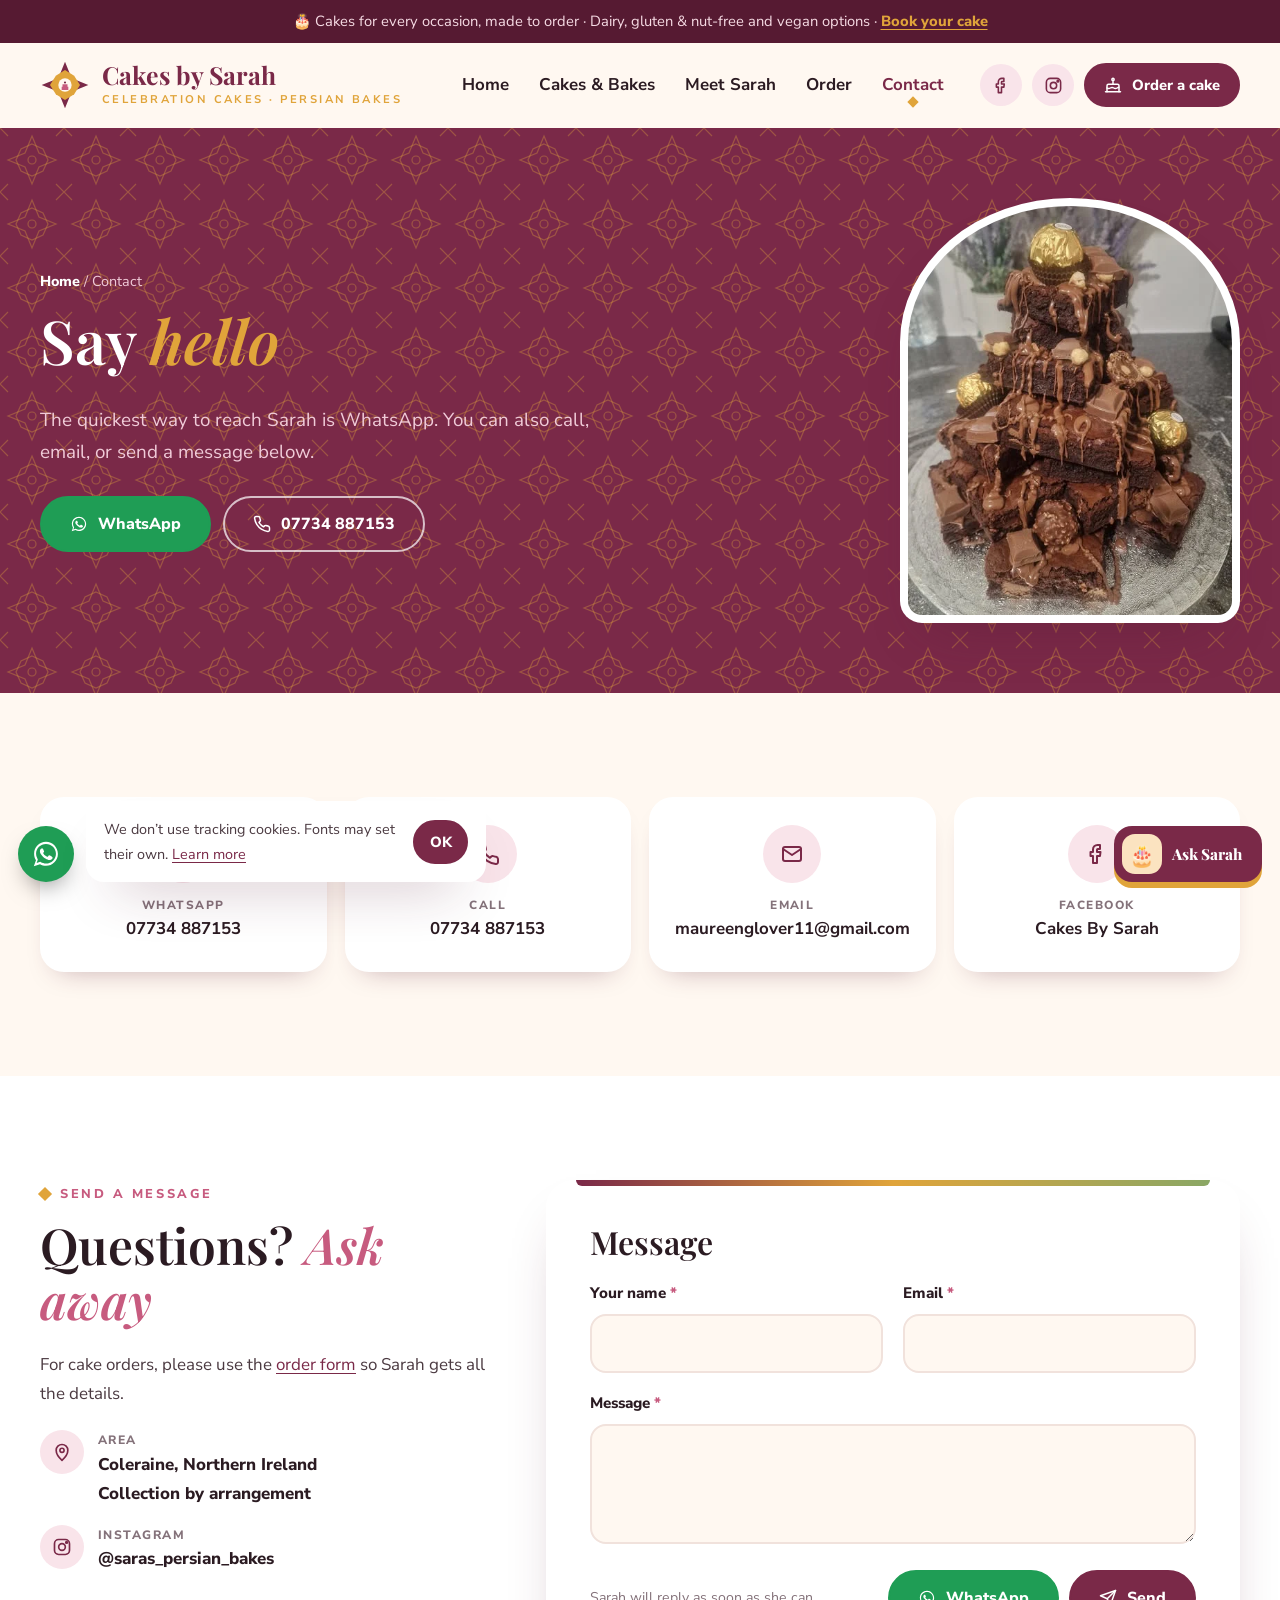
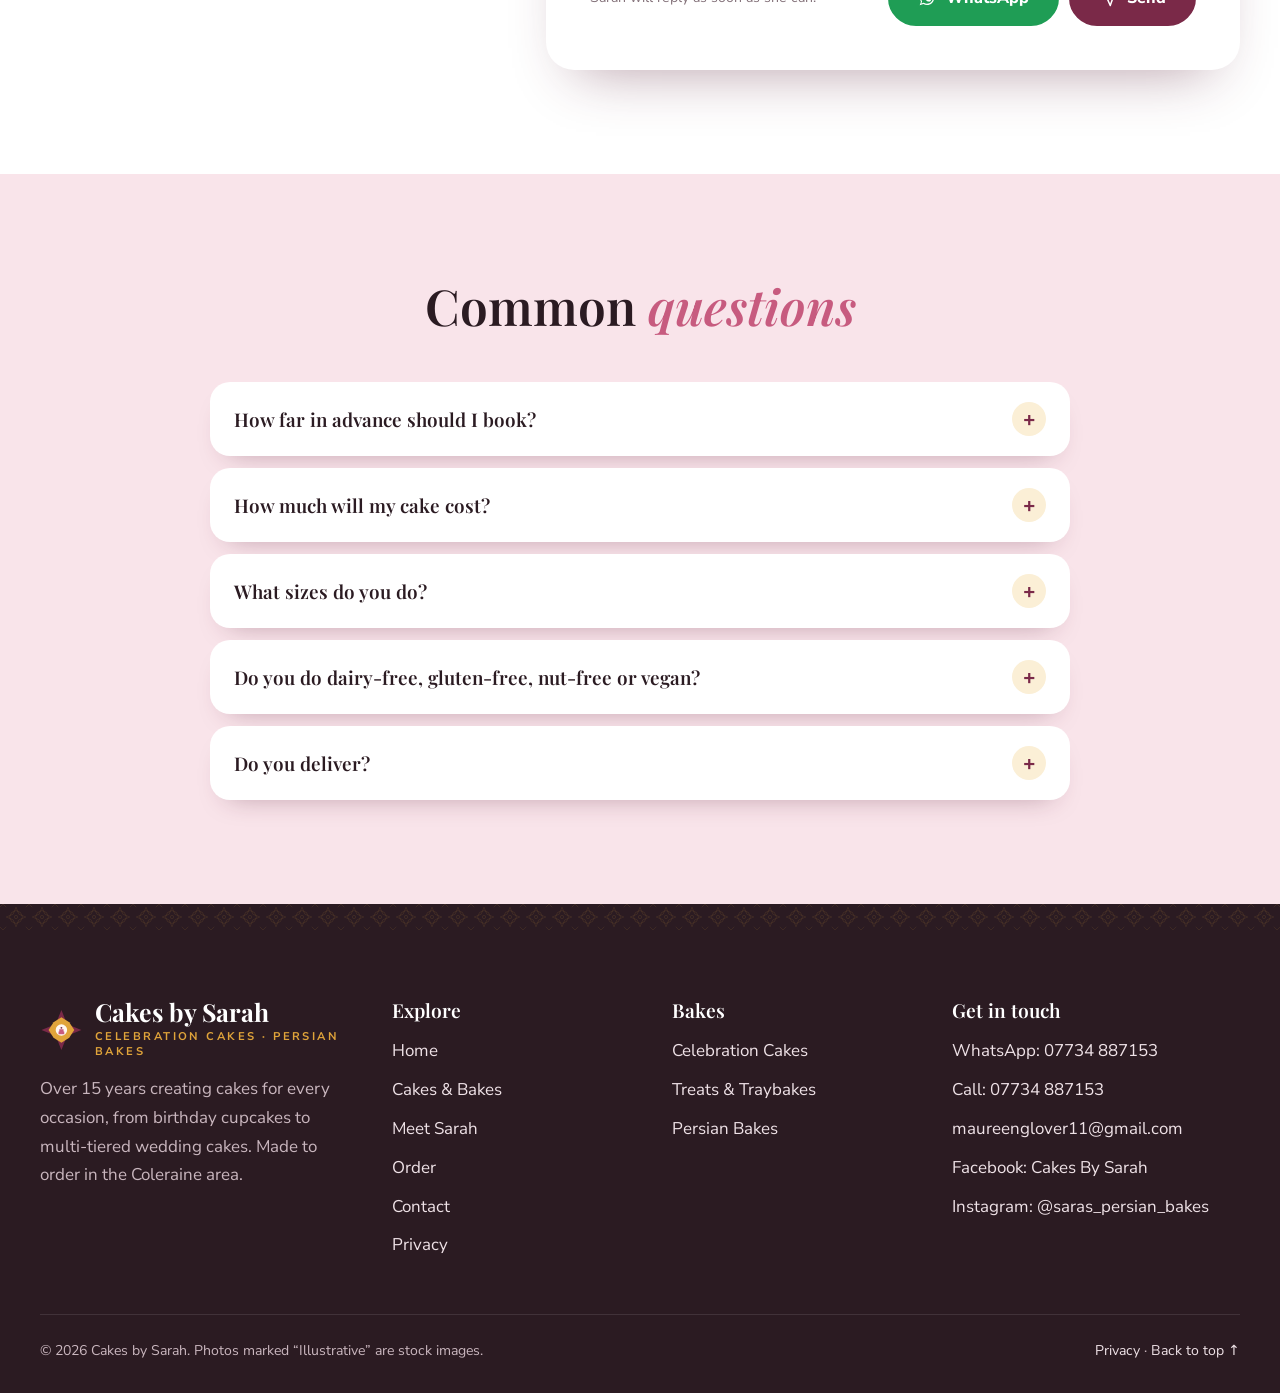
<file: cakes-by-sarah-WEBSITE/contact.html>
<!doctype html>
<html lang="en-GB" class="no-js">
<head>
<meta charset="utf-8">
<meta name="viewport" content="width=device-width, initial-scale=1, viewport-fit=cover">
<title>Contact Cakes by Sarah | 07734 887153</title>
<meta name="description" content="Contact Cakes by Sarah on WhatsApp or call 07734 887153, email maureenglover11@gmail.com, or find Cakes By Sarah on Facebook and @saras_persian_bakes on Instagram.">
<link rel="canonical" href="https://www.cakesbysarah.co.uk/contact.html">
<meta name="theme-color" content="#7a2948">
<meta name="geo.region" content="GB-NIR"><meta name="geo.placename" content="Coleraine">
<meta property="og:type" content="website">
<meta property="og:site_name" content="Cakes by Sarah">
<meta property="og:title" content="Contact Cakes by Sarah | 07734 887153">
<meta property="og:description" content="Contact Cakes by Sarah on WhatsApp or call 07734 887153, email maureenglover11@gmail.com, or find Cakes By Sarah on Facebook and @saras_persian_bakes on Instagram.">
<meta property="og:url" content="https://www.cakesbysarah.co.uk/contact.html">
<meta property="og:image" content="https://www.cakesbysarah.co.uk/og-image.jpg">
<meta property="og:locale" content="en_GB">
<meta name="twitter:card" content="summary_large_image">
<link rel="icon" href="favicon.png" type="image/png">
<link rel="apple-touch-icon" href="favicon.png">
<link rel="manifest" href="site.webmanifest">
<link rel="preconnect" href="https://fonts.googleapis.com">
<link rel="preconnect" href="https://fonts.gstatic.com" crossorigin>
<link href="https://fonts.googleapis.com/css2?family=Nunito+Sans:opsz,wght@6..12,400;6..12,600;6..12,700;6..12,800;6..12,900&family=Playfair+Display:ital,wght@0,500;0,600;0,700;1,500;1,600&display=swap" rel="stylesheet">
<link rel="stylesheet" href="styles.css">
<script type="application/ld+json">{"@context": "https://schema.org", "@type": "Bakery", "name": "Cakes by Sarah", "url": "https://www.cakesbysarah.co.uk", "telephone": "+447734887153", "email": "maureenglover11@gmail.com", "image": "https://www.cakesbysarah.co.uk/og-image.jpg", "sameAs": ["https://www.facebook.com/cakesbysarah12/", "https://www.instagram.com/saras_persian_bakes/"], "areaServed": "Coleraine, Northern Ireland", "address": {"@type": "PostalAddress", "addressLocality": "Coleraine", "addressRegion": "Northern Ireland", "addressCountry": "GB"}, "servesCuisine": ["Cakes", "Desserts", "Persian"], "founder": {"@type": "Person", "name": "Sarah"}}</script>
<script defer src="site-config.js"></script>
<script defer src="main.js"></script>
<script defer src="chatbot.js"></script>
</head>
<body>
<a class="skip" href="#main">Skip to content</a>
<div class="ribbon">🎂 Cakes for every occasion, made to order<span class="hide-s"> · Dairy, gluten &amp; nut-free and vegan options</span> · <a href="order.html">Book your cake</a></div>
<header class="hdr">
  <div class="wrap hdr-in">
    <a class="logo" href="index.html" aria-label="Cakes by Sarah home"><svg class="mk" viewBox="0 0 60 60" aria-hidden="true"><path d="M30 2l8 20 20 8-20 8-8 20-8-20-20-8 20-8z" fill="#7a2948"/><path d="M30 12l11 7 7 11-7 11-11 7-11-7-7-11 7-11z" fill="#e0a43a"/><circle cx="30" cy="30" r="8" fill="#fff8f1"/><path d="M26 32h8v4h-8zM27 29h6v3h-6z" fill="#c75b7f"/><circle cx="30" cy="27" r="1.3" fill="#7a2948"/></svg><span><b>Cakes by Sarah</b><small>Celebration cakes · Persian bakes</small></span></a>
    <nav class="nav" id="nav" aria-label="Main"><ul><li><a href="index.html">Home</a></li><li><a href="bakes.html">Cakes & Bakes</a></li><li><a href="about.html">Meet Sarah</a></li><li><a href="order.html">Order</a></li><li><a href="contact.html" aria-current="page">Contact</a></li>
      <li class="m-only"><a class="btn btn-block" href="order.html"><svg viewBox="0 0 24 24" fill="none" stroke="currentColor" stroke-width="2" stroke-linecap="round" stroke-linejoin="round" aria-hidden="true"><path d="M4 21v-8a2 2 0 0 1 2-2h12a2 2 0 0 1 2 2v8"/><path d="M4 16c1.5 1 3 1 4.5 0s3-1 4.5 0 3 1 4.5 0 2-1 2-1M2 21h20M12 7v4M12 3a1.5 1.5 0 0 1 0 3 1.5 1.5 0 0 1 0-3z"/></svg> Order a cake</a></li>
      <li class="m-only"><a class="btn btn-wa btn-block" href="https://wa.me/447734887153?text=Hi%20Sarah%21%20" target="_blank" rel="noopener"><svg viewBox="0 0 32 32" aria-hidden="true"><path fill="currentColor" d="M16 3C9 3 3.3 8.6 3.3 15.6c0 2.5.7 4.9 2 7L3 29l6.6-2.2c2 1.1 4.2 1.7 6.4 1.7 7 0 12.7-5.6 12.7-12.6S23 3 16 3zm0 23.1c-2 0-4-.6-5.7-1.6l-.4-.2-3.9 1.3 1.3-3.8-.3-.4a10.4 10.4 0 0 1-1.6-5.6C5.4 9.9 10.1 5.3 16 5.3s10.6 4.6 10.6 10.3S21.9 26.1 16 26.1zm5.8-7.7c-.3-.2-1.9-.9-2.2-1-.3-.1-.5-.2-.7.2l-1 1.2c-.2.2-.4.2-.7.1-.3-.2-1.3-.5-2.5-1.5-.9-.8-1.5-1.8-1.7-2.1-.2-.3 0-.5.1-.6l.5-.6.3-.5c.1-.2 0-.4 0-.6l-1-2.4c-.3-.6-.5-.5-.7-.5h-.6c-.2 0-.6.1-.9.4-.3.3-1.2 1.1-1.2 2.7s1.2 3.2 1.4 3.4c.2.2 2.4 3.6 5.7 5 .8.3 1.4.5 1.9.7.8.2 1.5.2 2.1.1.6-.1 1.9-.8 2.2-1.5.3-.7.3-1.4.2-1.5-.1-.1-.3-.2-.6-.3z"/></svg> WhatsApp Sarah</a></li></ul></nav>
    <div class="hdr-cta">
      <a class="soc" href="https://www.facebook.com/cakesbysarah12/" target="_blank" rel="noopener" aria-label="Cakes by Sarah on Facebook"><svg viewBox="0 0 24 24" fill="none" stroke="currentColor" stroke-width="2" stroke-linecap="round" stroke-linejoin="round" aria-hidden="true"><path d="M15 3h-2.5A4.5 4.5 0 0 0 8 7.5V10H5.5v4H8v7h4v-7h3l.5-4H12V7.8c0-.5.4-.8.8-.8H15z"/></svg></a>
      <a class="soc" href="https://www.instagram.com/saras_persian_bakes/" target="_blank" rel="noopener" aria-label="Sara’s Persian Bakes on Instagram"><svg viewBox="0 0 24 24" fill="none" stroke="currentColor" stroke-width="2" stroke-linecap="round" stroke-linejoin="round" aria-hidden="true"><rect x="3" y="3" width="18" height="18" rx="5"/><circle cx="12" cy="12" r="4"/><circle cx="17.5" cy="6.5" r="1"/></svg></a>
      <a class="btn btn-sm" href="order.html"><svg viewBox="0 0 24 24" fill="none" stroke="currentColor" stroke-width="2" stroke-linecap="round" stroke-linejoin="round" aria-hidden="true"><path d="M4 21v-8a2 2 0 0 1 2-2h12a2 2 0 0 1 2 2v8"/><path d="M4 16c1.5 1 3 1 4.5 0s3-1 4.5 0 3 1 4.5 0 2-1 2-1M2 21h20M12 7v4M12 3a1.5 1.5 0 0 1 0 3 1.5 1.5 0 0 1 0-3z"/></svg> Order a cake</a>
      <button class="burger" aria-label="Open menu" aria-expanded="false" aria-controls="nav"><span></span><span></span><span></span></button>
    </div>
  </div>
</header>
<main id="main">
<section class="phero"><div class="wrap phero-in"><div class="load"><div class="crumbs"><a href="index.html">Home</a> / Contact</div><h1>Say <em>hello</em></h1><p class="lead">The quickest way to reach Sarah is WhatsApp. You can also call, email, or send a message below.</p><div class="btn-row"><a class="btn btn-wa" href="https://wa.me/447734887153?text=Hi%20Sarah%21%20" target="_blank" rel="noopener"><svg viewBox="0 0 32 32" aria-hidden="true"><path fill="currentColor" d="M16 3C9 3 3.3 8.6 3.3 15.6c0 2.5.7 4.9 2 7L3 29l6.6-2.2c2 1.1 4.2 1.7 6.4 1.7 7 0 12.7-5.6 12.7-12.6S23 3 16 3zm0 23.1c-2 0-4-.6-5.7-1.6l-.4-.2-3.9 1.3 1.3-3.8-.3-.4a10.4 10.4 0 0 1-1.6-5.6C5.4 9.9 10.1 5.3 16 5.3s10.6 4.6 10.6 10.3S21.9 26.1 16 26.1zm5.8-7.7c-.3-.2-1.9-.9-2.2-1-.3-.1-.5-.2-.7.2l-1 1.2c-.2.2-.4.2-.7.1-.3-.2-1.3-.5-2.5-1.5-.9-.8-1.5-1.8-1.7-2.1-.2-.3 0-.5.1-.6l.5-.6.3-.5c.1-.2 0-.4 0-.6l-1-2.4c-.3-.6-.5-.5-.7-.5h-.6c-.2 0-.6.1-.9.4-.3.3-1.2 1.1-1.2 2.7s1.2 3.2 1.4 3.4c.2.2 2.4 3.6 5.7 5 .8.3 1.4.5 1.9.7.8.2 1.5.2 2.1.1.6-.1 1.9-.8 2.2-1.5.3-.7.3-1.4.2-1.5-.1-.1-.3-.2-.6-.3z"/></svg> WhatsApp</a><a class="btn btn-light" href="tel:+447734887153"><svg viewBox="0 0 24 24" fill="none" stroke="currentColor" stroke-width="2" stroke-linecap="round" stroke-linejoin="round" aria-hidden="true"><path d="M22 16.9v3a2 2 0 0 1-2.2 2 19.8 19.8 0 0 1-8.6-3.1 19.5 19.5 0 0 1-6-6A19.8 19.8 0 0 1 2.1 4.2 2 2 0 0 1 4.1 2h3a2 2 0 0 1 2 1.7c.1.9.4 1.8.7 2.7a2 2 0 0 1-.5 2.1L8 9.8a16 16 0 0 0 6 6l1.3-1.3a2 2 0 0 1 2.1-.4c.9.3 1.8.6 2.7.7a2 2 0 0 1 1.7 2z"/></svg> 07734 887153</a></div></div>
  <div class="arch load"><img src="brownie-tower.webp" alt="Brownie tower with chocolates" width="600" height="750" decoding="async"><span class="real">Sarah’s bake</span></div></div></section>
<section class="sec"><div class="wrap"><div class="ccards"><a class="cc rv d1" href="https://wa.me/447734887153?text=Hi%20Sarah%21%20" target="_blank" rel="noopener"><i><svg viewBox="0 0 32 32" aria-hidden="true"><path fill="currentColor" d="M16 3C9 3 3.3 8.6 3.3 15.6c0 2.5.7 4.9 2 7L3 29l6.6-2.2c2 1.1 4.2 1.7 6.4 1.7 7 0 12.7-5.6 12.7-12.6S23 3 16 3zm0 23.1c-2 0-4-.6-5.7-1.6l-.4-.2-3.9 1.3 1.3-3.8-.3-.4a10.4 10.4 0 0 1-1.6-5.6C5.4 9.9 10.1 5.3 16 5.3s10.6 4.6 10.6 10.3S21.9 26.1 16 26.1zm5.8-7.7c-.3-.2-1.9-.9-2.2-1-.3-.1-.5-.2-.7.2l-1 1.2c-.2.2-.4.2-.7.1-.3-.2-1.3-.5-2.5-1.5-.9-.8-1.5-1.8-1.7-2.1-.2-.3 0-.5.1-.6l.5-.6.3-.5c.1-.2 0-.4 0-.6l-1-2.4c-.3-.6-.5-.5-.7-.5h-.6c-.2 0-.6.1-.9.4-.3.3-1.2 1.1-1.2 2.7s1.2 3.2 1.4 3.4c.2.2 2.4 3.6 5.7 5 .8.3 1.4.5 1.9.7.8.2 1.5.2 2.1.1.6-.1 1.9-.8 2.2-1.5.3-.7.3-1.4.2-1.5-.1-.1-.3-.2-.6-.3z"/></svg></i><small>WhatsApp</small><b>07734 887153</b></a><a class="cc rv d2" href="tel:+447734887153"><i><svg viewBox="0 0 24 24" fill="none" stroke="currentColor" stroke-width="2" stroke-linecap="round" stroke-linejoin="round" aria-hidden="true"><path d="M22 16.9v3a2 2 0 0 1-2.2 2 19.8 19.8 0 0 1-8.6-3.1 19.5 19.5 0 0 1-6-6A19.8 19.8 0 0 1 2.1 4.2 2 2 0 0 1 4.1 2h3a2 2 0 0 1 2 1.7c.1.9.4 1.8.7 2.7a2 2 0 0 1-.5 2.1L8 9.8a16 16 0 0 0 6 6l1.3-1.3a2 2 0 0 1 2.1-.4c.9.3 1.8.6 2.7.7a2 2 0 0 1 1.7 2z"/></svg></i><small>Call</small><b>07734 887153</b></a><a class="cc rv d3" href="mailto:maureenglover11@gmail.com"><i><svg viewBox="0 0 24 24" fill="none" stroke="currentColor" stroke-width="2" stroke-linecap="round" stroke-linejoin="round" aria-hidden="true"><rect x="3" y="5" width="18" height="14" rx="2"/><path d="m3 7 9 6 9-6"/></svg></i><small>Email</small><b>maureenglover11@gmail.com</b></a><a class="cc rv d4" href="https://www.facebook.com/cakesbysarah12/" target="_blank" rel="noopener"><i><svg viewBox="0 0 24 24" fill="none" stroke="currentColor" stroke-width="2" stroke-linecap="round" stroke-linejoin="round" aria-hidden="true"><path d="M15 3h-2.5A4.5 4.5 0 0 0 8 7.5V10H5.5v4H8v7h4v-7h3l.5-4H12V7.8c0-.5.4-.8.8-.8H15z"/></svg></i><small>Facebook</small><b>Cakes By Sarah</b></a></div></div></section>
<section class="sec sec-white"><div class="wrap form-wrap">
  <aside class="form-side rv"><span class="eyebrow">Send a message</span><h2>Questions? <em>Ask away</em></h2><p>For cake orders, please use the <a href="order.html">order form</a> so Sarah gets all the details.</p>
    <ul class="vlist"><li><i><svg viewBox="0 0 24 24" fill="none" stroke="currentColor" stroke-width="2" stroke-linecap="round" stroke-linejoin="round" aria-hidden="true"><path d="M12 22s7-6.1 7-12a7 7 0 0 0-14 0c0 5.9 7 12 7 12z"/><circle cx="12" cy="10" r="2.5"/></svg></i><div><small>Area</small><strong>Coleraine, Northern Ireland<br>Collection by arrangement</strong></div></li>
      <li><i><svg viewBox="0 0 24 24" fill="none" stroke="currentColor" stroke-width="2" stroke-linecap="round" stroke-linejoin="round" aria-hidden="true"><rect x="3" y="3" width="18" height="18" rx="5"/><circle cx="12" cy="12" r="4"/><circle cx="17.5" cy="6.5" r="1"/></svg></i><div><small>Instagram</small><a href="https://www.instagram.com/saras_persian_bakes/" target="_blank" rel="noopener">@saras_persian_bakes</a></div></li></ul></aside>
  <div class="form-card rv d1"><h2>Message</h2>
    <form id="contact-form" data-send="Website message" novalidate><div class="fgrid">
      <div class="f"><label for="c-name">Your name <span class="req">*</span></label><input id="c-name" name="name" required autocomplete="name" maxlength="80"><span class="err" role="alert"></span></div>
      <div class="f"><label for="c-email">Email <span class="req">*</span></label><input id="c-email" name="email" type="email" required autocomplete="email" maxlength="120"><span class="err" role="alert"></span></div>
      <div class="f full"><label for="c-msg">Message <span class="req">*</span></label><textarea id="c-msg" name="message" required maxlength="2000"></textarea><span class="err" role="alert"></span></div>
      <div class="hp" aria-hidden="true"><label for="c-honey">Leave this empty</label><input id="c-honey" name="_honey" tabindex="-1" autocomplete="off"></div></div>
      <div class="form-foot"><small>Sarah will reply as soon as she can.</small><div class="btns"><button class="btn btn-wa" type="button" data-wa-alt><svg viewBox="0 0 32 32" aria-hidden="true"><path fill="currentColor" d="M16 3C9 3 3.3 8.6 3.3 15.6c0 2.5.7 4.9 2 7L3 29l6.6-2.2c2 1.1 4.2 1.7 6.4 1.7 7 0 12.7-5.6 12.7-12.6S23 3 16 3zm0 23.1c-2 0-4-.6-5.7-1.6l-.4-.2-3.9 1.3 1.3-3.8-.3-.4a10.4 10.4 0 0 1-1.6-5.6C5.4 9.9 10.1 5.3 16 5.3s10.6 4.6 10.6 10.3S21.9 26.1 16 26.1zm5.8-7.7c-.3-.2-1.9-.9-2.2-1-.3-.1-.5-.2-.7.2l-1 1.2c-.2.2-.4.2-.7.1-.3-.2-1.3-.5-2.5-1.5-.9-.8-1.5-1.8-1.7-2.1-.2-.3 0-.5.1-.6l.5-.6.3-.5c.1-.2 0-.4 0-.6l-1-2.4c-.3-.6-.5-.5-.7-.5h-.6c-.2 0-.6.1-.9.4-.3.3-1.2 1.1-1.2 2.7s1.2 3.2 1.4 3.4c.2.2 2.4 3.6 5.7 5 .8.3 1.4.5 1.9.7.8.2 1.5.2 2.1.1.6-.1 1.9-.8 2.2-1.5.3-.7.3-1.4.2-1.5-.1-.1-.3-.2-.6-.3z"/></svg> WhatsApp</button><button class="btn" type="submit"><span class="spinner" aria-hidden="true"></span><svg viewBox="0 0 24 24" fill="none" stroke="currentColor" stroke-width="2" stroke-linecap="round" stroke-linejoin="round" aria-hidden="true"><path d="M22 2 11 13"/><path d="M22 2 15 22l-4-9-9-4z"/></svg> Send</button></div></div>
      <div class="status" role="status" aria-live="polite"></div></form></div>
</div></section>
<section class="sec sec-rose"><div class="wrap"><div class="head center rv"><h2>Common <em>questions</em></h2></div><div class="faq rv"><details><summary>How far in advance should I book?</summary><div class="ans"><p>As early as you can. Popular dates book up, especially for weddings and tiered cakes. For something soon, message on WhatsApp and Sarah will let you know if she can fit you in.</p></div></details><details><summary>How much will my cake cost?</summary><div class="ans"><p>Every cake is made to order, so the price depends on size and design. Send your idea and you’ll get a quote before anything is confirmed.</p></div></details><details><summary>What sizes do you do?</summary><div class="ans"><p>Celebration cakes come in sizes like 8", 9", 10" and 12", right up to multi-tiered wedding cakes. Not sure? Tell Sarah how many people you’re feeding.</p></div></details><details><summary>Do you do dairy-free, gluten-free, nut-free or vegan?</summary><div class="ans"><p>Yes, dairy, gluten and nut-free and vegan options are available. Please mention any allergies when you order.</p></div></details><details><summary>Do you deliver?</summary><div class="ans"><p>Cakes are collected by arrangement. Ask Sarah about delivery when you order.</p></div></details></div></div></section>
</main>
<footer class="foot">
  <div class="divider" aria-hidden="true"></div>
  <div class="wrap foot-grid">
    <div><a class="logo" href="index.html" aria-label="Cakes by Sarah home"><svg class="mk" viewBox="0 0 60 60" aria-hidden="true"><path d="M30 2l8 20 20 8-20 8-8 20-8-20-20-8 20-8z" fill="#7a2948"/><path d="M30 12l11 7 7 11-7 11-11 7-11-7-7-11 7-11z" fill="#e0a43a"/><circle cx="30" cy="30" r="8" fill="#fff8f1"/><path d="M26 32h8v4h-8zM27 29h6v3h-6z" fill="#c75b7f"/><circle cx="30" cy="27" r="1.3" fill="#7a2948"/></svg><span><b>Cakes by Sarah</b><small>Celebration cakes · Persian bakes</small></span></a>
      <p>Over 15 years creating cakes for every occasion, from birthday cupcakes to multi-tiered wedding cakes. Made to order in the Coleraine area.</p></div>
    <div><h4>Explore</h4><ul><li><a href="index.html">Home</a></li><li><a href="bakes.html">Cakes & Bakes</a></li><li><a href="about.html">Meet Sarah</a></li><li><a href="order.html">Order</a></li><li><a href="contact.html">Contact</a></li><li><a href="privacy.html">Privacy</a></li></ul></div>
    <div><h4>Bakes</h4><ul><li><a href="bakes.html?tab=cakes">Celebration Cakes</a></li><li><a href="bakes.html?tab=treats">Treats & Traybakes</a></li><li><a href="bakes.html?tab=persian">Persian Bakes</a></li></ul></div>
    <div><h4>Get in touch</h4><ul>
      <li><a href="https://wa.me/447734887153?text=Hi%20Sarah%21%20" target="_blank" rel="noopener">WhatsApp: 07734 887153</a></li>
      <li><a href="tel:+447734887153">Call: 07734 887153</a></li>
      <li><a href="mailto:maureenglover11@gmail.com">maureenglover11@gmail.com</a></li>
      <li><a href="https://www.facebook.com/cakesbysarah12/" target="_blank" rel="noopener">Facebook: Cakes By Sarah</a></li>
      <li><a href="https://www.instagram.com/saras_persian_bakes/" target="_blank" rel="noopener">Instagram: @saras_persian_bakes</a></li></ul></div>
  </div>
  <div class="wrap foot-bottom"><span>© <span data-year>2026</span> Cakes by Sarah. Photos marked “Illustrative” are stock images.</span><span><a href="privacy.html">Privacy</a> · <a href="#main">Back to top ↑</a></span></div>
</footer>
<a class="wa-float" href="https://wa.me/447734887153?text=Hi%20Sarah%21%20I%20have%20a%20question%20about%20" target="_blank" rel="noopener" aria-label="Chat with Sarah on WhatsApp"><svg viewBox="0 0 32 32" aria-hidden="true"><path fill="currentColor" d="M16 3C9 3 3.3 8.6 3.3 15.6c0 2.5.7 4.9 2 7L3 29l6.6-2.2c2 1.1 4.2 1.7 6.4 1.7 7 0 12.7-5.6 12.7-12.6S23 3 16 3zm0 23.1c-2 0-4-.6-5.7-1.6l-.4-.2-3.9 1.3 1.3-3.8-.3-.4a10.4 10.4 0 0 1-1.6-5.6C5.4 9.9 10.1 5.3 16 5.3s10.6 4.6 10.6 10.3S21.9 26.1 16 26.1zm5.8-7.7c-.3-.2-1.9-.9-2.2-1-.3-.1-.5-.2-.7.2l-1 1.2c-.2.2-.4.2-.7.1-.3-.2-1.3-.5-2.5-1.5-.9-.8-1.5-1.8-1.7-2.1-.2-.3 0-.5.1-.6l.5-.6.3-.5c.1-.2 0-.4 0-.6l-1-2.4c-.3-.6-.5-.5-.7-.5h-.6c-.2 0-.6.1-.9.4-.3.3-1.2 1.1-1.2 2.7s1.2 3.2 1.4 3.4c.2.2 2.4 3.6 5.7 5 .8.3 1.4.5 1.9.7.8.2 1.5.2 2.1.1.6-.1 1.9-.8 2.2-1.5.3-.7.3-1.4.2-1.5-.1-.1-.3-.2-.6-.3z"/></svg></a>
<div class="mbar"><a class="btn btn-wa" href="https://wa.me/447734887153?text=Hi%20Sarah%21%20" target="_blank" rel="noopener"><svg viewBox="0 0 32 32" aria-hidden="true"><path fill="currentColor" d="M16 3C9 3 3.3 8.6 3.3 15.6c0 2.5.7 4.9 2 7L3 29l6.6-2.2c2 1.1 4.2 1.7 6.4 1.7 7 0 12.7-5.6 12.7-12.6S23 3 16 3zm0 23.1c-2 0-4-.6-5.7-1.6l-.4-.2-3.9 1.3 1.3-3.8-.3-.4a10.4 10.4 0 0 1-1.6-5.6C5.4 9.9 10.1 5.3 16 5.3s10.6 4.6 10.6 10.3S21.9 26.1 16 26.1zm5.8-7.7c-.3-.2-1.9-.9-2.2-1-.3-.1-.5-.2-.7.2l-1 1.2c-.2.2-.4.2-.7.1-.3-.2-1.3-.5-2.5-1.5-.9-.8-1.5-1.8-1.7-2.1-.2-.3 0-.5.1-.6l.5-.6.3-.5c.1-.2 0-.4 0-.6l-1-2.4c-.3-.6-.5-.5-.7-.5h-.6c-.2 0-.6.1-.9.4-.3.3-1.2 1.1-1.2 2.7s1.2 3.2 1.4 3.4c.2.2 2.4 3.6 5.7 5 .8.3 1.4.5 1.9.7.8.2 1.5.2 2.1.1.6-.1 1.9-.8 2.2-1.5.3-.7.3-1.4.2-1.5-.1-.1-.3-.2-.6-.3z"/></svg> WhatsApp</a><a class="btn" href="order.html"><svg viewBox="0 0 24 24" fill="none" stroke="currentColor" stroke-width="2" stroke-linecap="round" stroke-linejoin="round" aria-hidden="true"><path d="M4 21v-8a2 2 0 0 1 2-2h12a2 2 0 0 1 2 2v8"/><path d="M4 16c1.5 1 3 1 4.5 0s3-1 4.5 0 3 1 4.5 0 2-1 2-1M2 21h20M12 7v4M12 3a1.5 1.5 0 0 1 0 3 1.5 1.5 0 0 1 0-3z"/></svg> Order</a></div>
<div class="cookie" hidden><p>We don’t use tracking cookies. Fonts may set their own. <a href="privacy.html">Learn more</a></p><button class="btn btn-sm" type="button">OK</button></div>
</body>
</html>
</file>
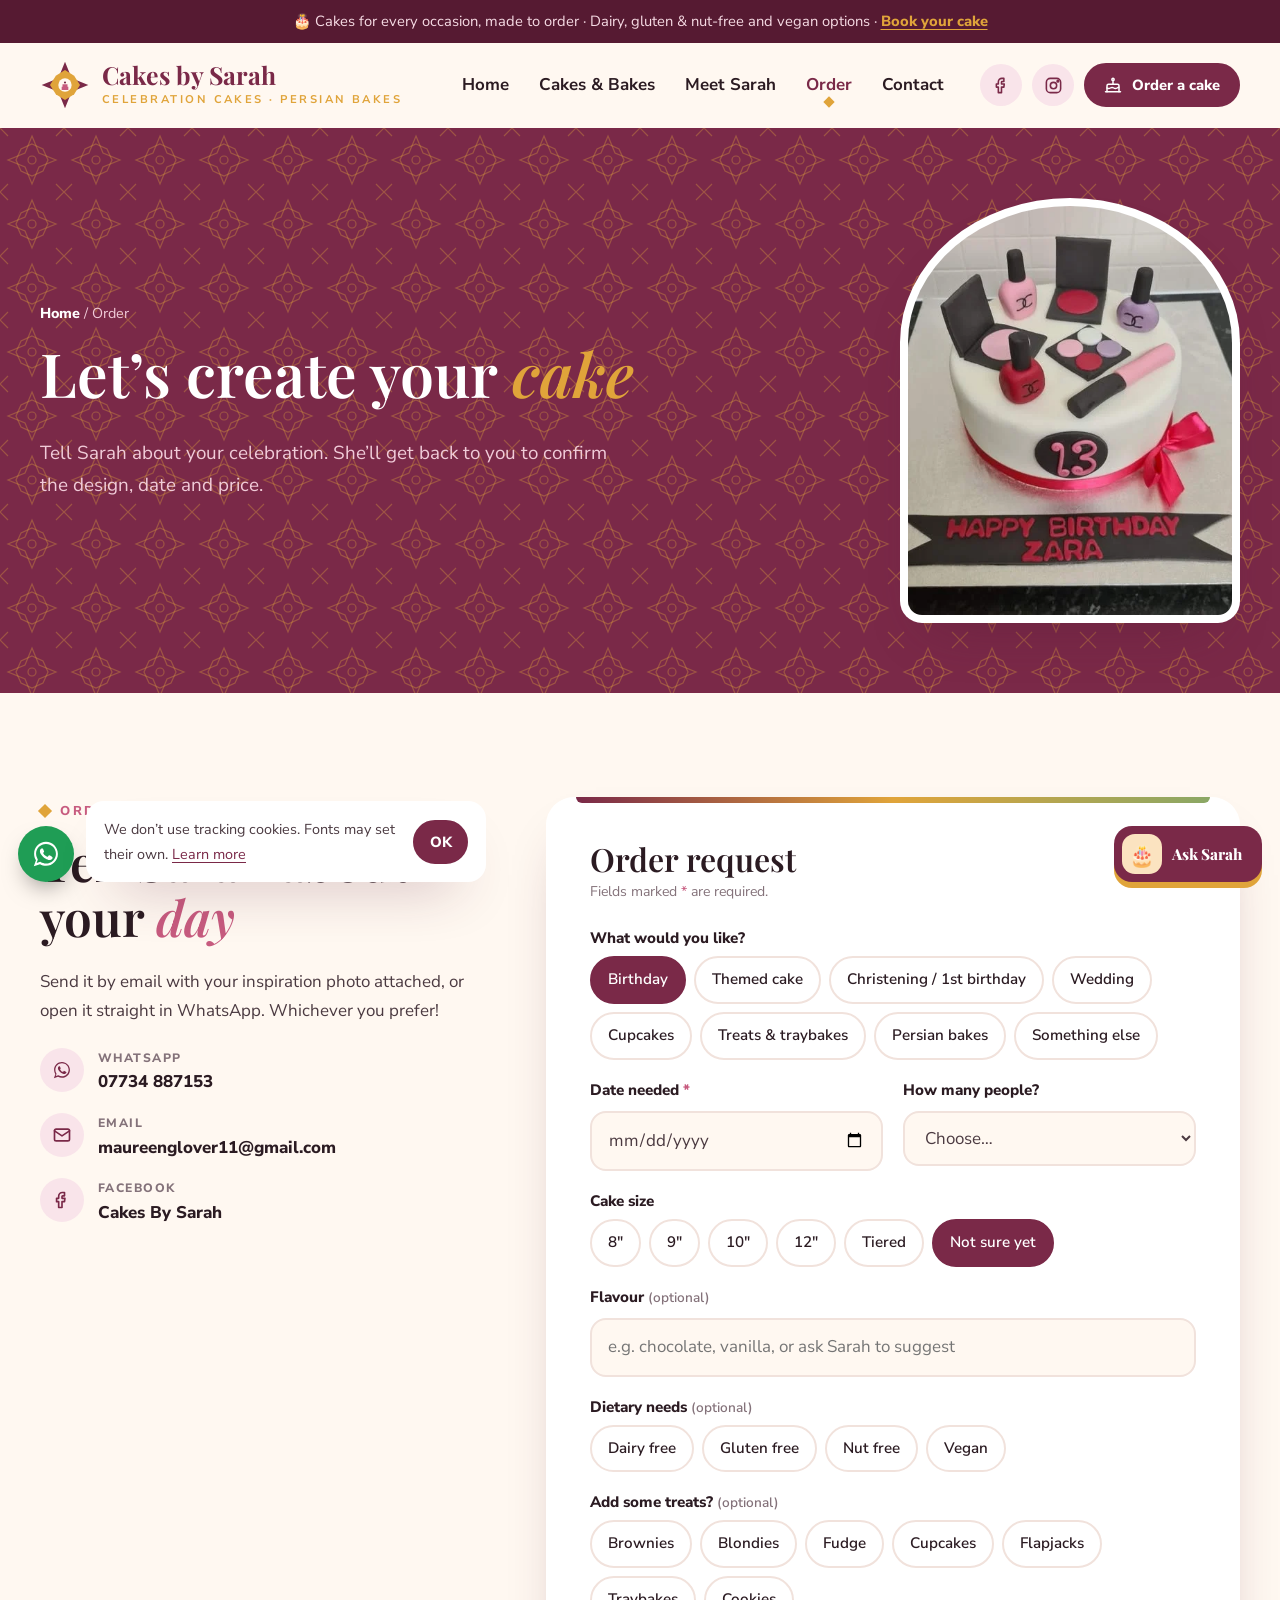
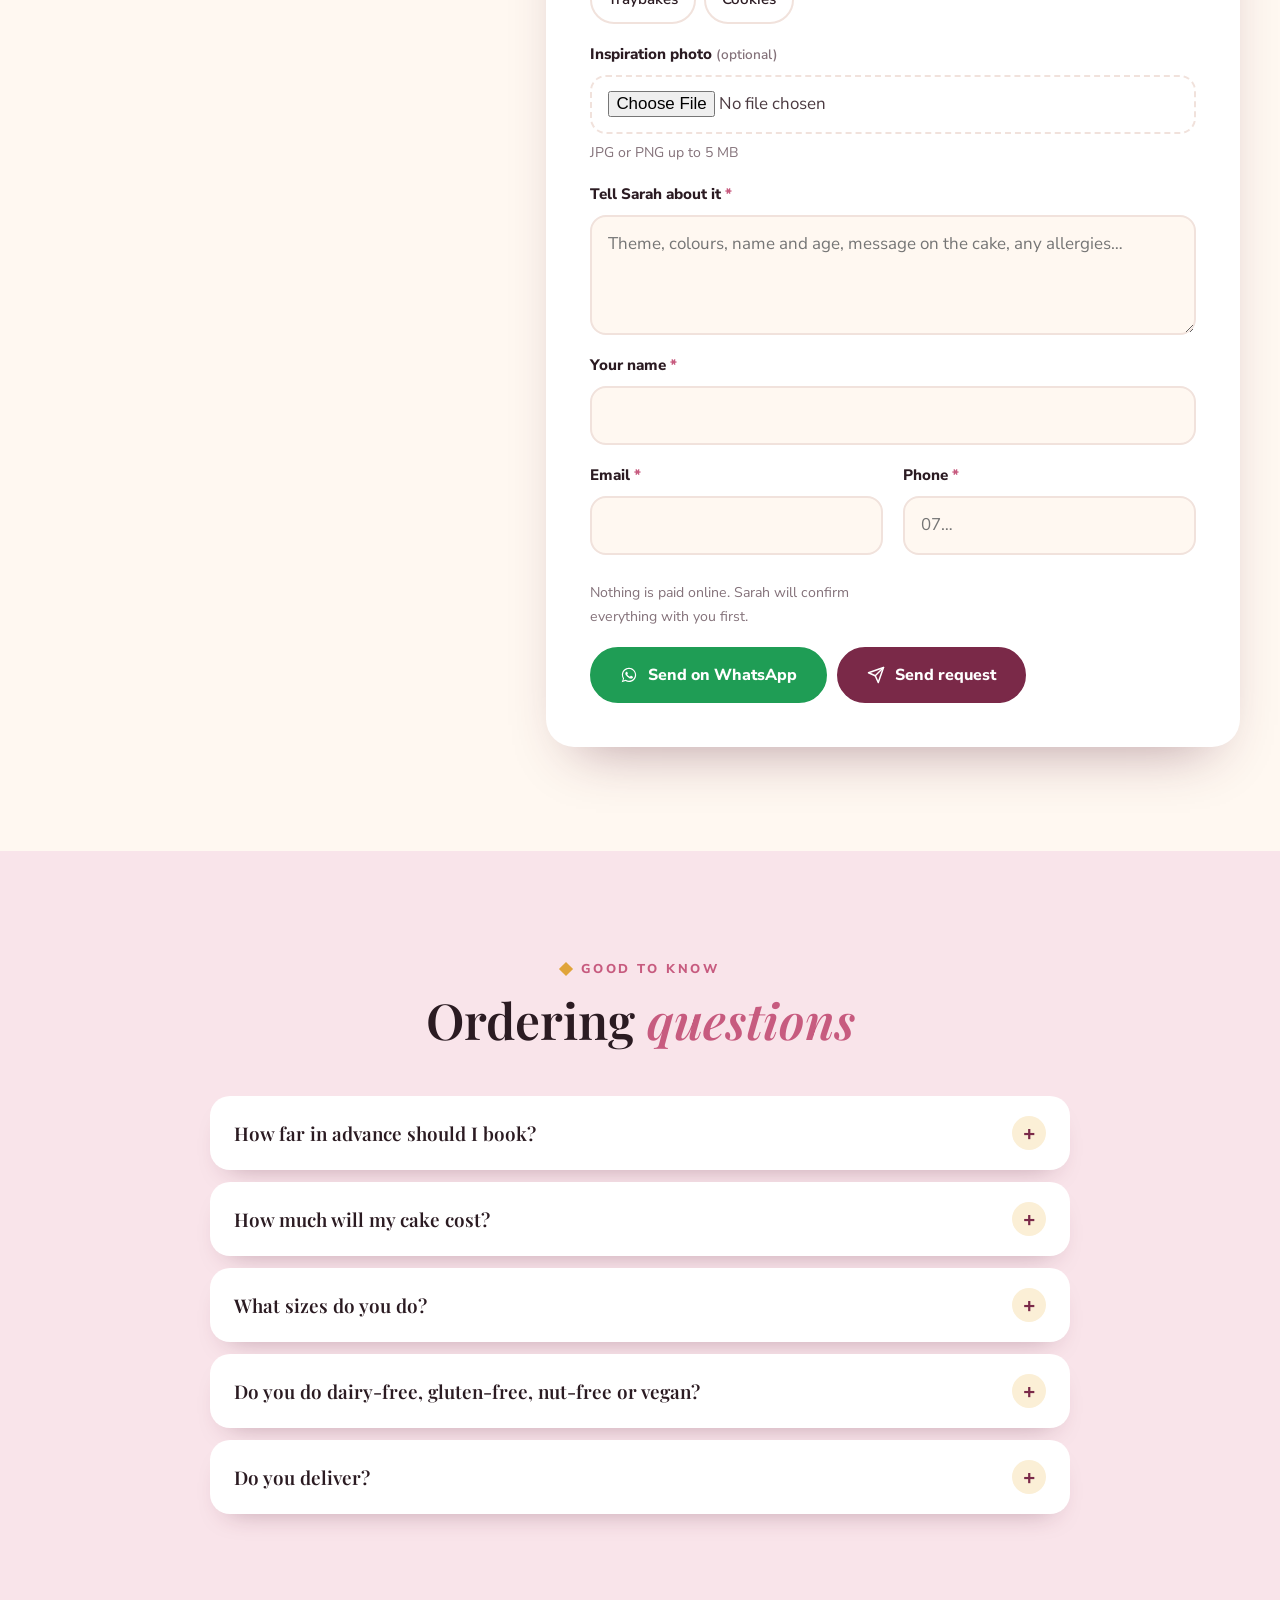
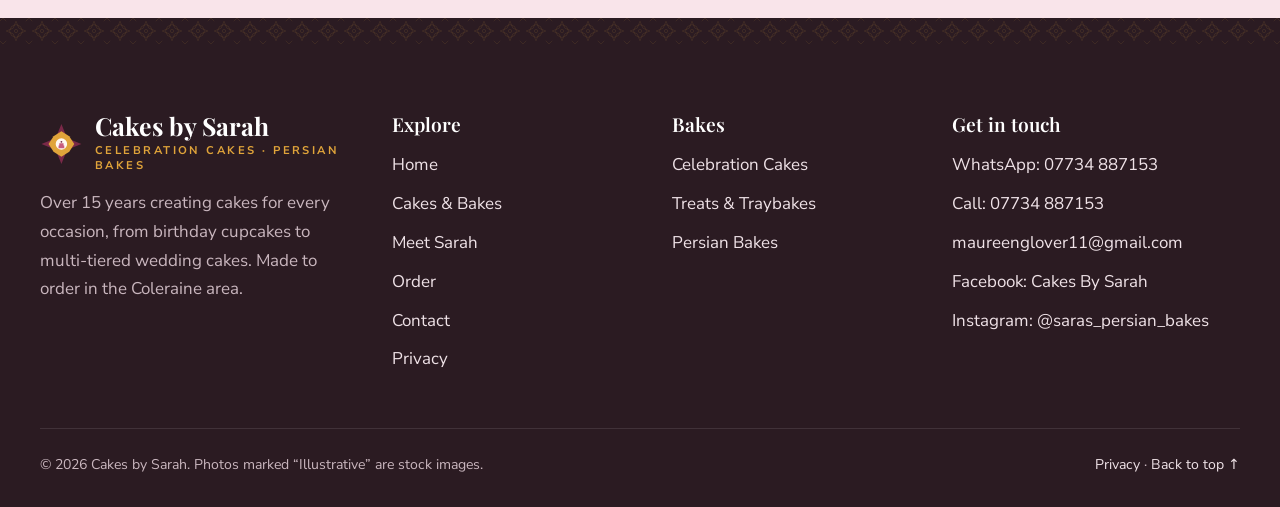
<file: cakes-by-sarah-WEBSITE/order.html>
<!doctype html>
<html lang="en-GB" class="no-js">
<head>
<meta charset="utf-8">
<meta name="viewport" content="width=device-width, initial-scale=1, viewport-fit=cover">
<title>Order a Cake | Cakes by Sarah, Coleraine</title>
<meta name="description" content="Request a custom birthday, celebration or wedding cake, cupcakes or treats from Cakes by Sarah. Send your idea with a photo by email or WhatsApp.">
<link rel="canonical" href="https://www.cakesbysarah.co.uk/order.html">
<meta name="theme-color" content="#7a2948">
<meta name="geo.region" content="GB-NIR"><meta name="geo.placename" content="Coleraine">
<meta property="og:type" content="website">
<meta property="og:site_name" content="Cakes by Sarah">
<meta property="og:title" content="Order a Cake | Cakes by Sarah, Coleraine">
<meta property="og:description" content="Request a custom birthday, celebration or wedding cake, cupcakes or treats from Cakes by Sarah. Send your idea with a photo by email or WhatsApp.">
<meta property="og:url" content="https://www.cakesbysarah.co.uk/order.html">
<meta property="og:image" content="https://www.cakesbysarah.co.uk/og-image.jpg">
<meta property="og:locale" content="en_GB">
<meta name="twitter:card" content="summary_large_image">
<link rel="icon" href="favicon.png" type="image/png">
<link rel="apple-touch-icon" href="favicon.png">
<link rel="manifest" href="site.webmanifest">
<link rel="preconnect" href="https://fonts.googleapis.com">
<link rel="preconnect" href="https://fonts.gstatic.com" crossorigin>
<link href="https://fonts.googleapis.com/css2?family=Nunito+Sans:opsz,wght@6..12,400;6..12,600;6..12,700;6..12,800;6..12,900&family=Playfair+Display:ital,wght@0,500;0,600;0,700;1,500;1,600&display=swap" rel="stylesheet">
<link rel="stylesheet" href="styles.css">
<script type="application/ld+json">{"@context": "https://schema.org", "@type": "Bakery", "name": "Cakes by Sarah", "url": "https://www.cakesbysarah.co.uk", "telephone": "+447734887153", "email": "maureenglover11@gmail.com", "image": "https://www.cakesbysarah.co.uk/og-image.jpg", "sameAs": ["https://www.facebook.com/cakesbysarah12/", "https://www.instagram.com/saras_persian_bakes/"], "areaServed": "Coleraine, Northern Ireland", "address": {"@type": "PostalAddress", "addressLocality": "Coleraine", "addressRegion": "Northern Ireland", "addressCountry": "GB"}, "servesCuisine": ["Cakes", "Desserts", "Persian"], "founder": {"@type": "Person", "name": "Sarah"}}</script>
<script defer src="site-config.js"></script>
<script defer src="main.js"></script>
<script defer src="chatbot.js"></script>
</head>
<body>
<a class="skip" href="#main">Skip to content</a>
<div class="ribbon">🎂 Cakes for every occasion, made to order<span class="hide-s"> · Dairy, gluten &amp; nut-free and vegan options</span> · <a href="order.html">Book your cake</a></div>
<header class="hdr">
  <div class="wrap hdr-in">
    <a class="logo" href="index.html" aria-label="Cakes by Sarah home"><svg class="mk" viewBox="0 0 60 60" aria-hidden="true"><path d="M30 2l8 20 20 8-20 8-8 20-8-20-20-8 20-8z" fill="#7a2948"/><path d="M30 12l11 7 7 11-7 11-11 7-11-7-7-11 7-11z" fill="#e0a43a"/><circle cx="30" cy="30" r="8" fill="#fff8f1"/><path d="M26 32h8v4h-8zM27 29h6v3h-6z" fill="#c75b7f"/><circle cx="30" cy="27" r="1.3" fill="#7a2948"/></svg><span><b>Cakes by Sarah</b><small>Celebration cakes · Persian bakes</small></span></a>
    <nav class="nav" id="nav" aria-label="Main"><ul><li><a href="index.html">Home</a></li><li><a href="bakes.html">Cakes & Bakes</a></li><li><a href="about.html">Meet Sarah</a></li><li><a href="order.html" aria-current="page">Order</a></li><li><a href="contact.html">Contact</a></li>
      <li class="m-only"><a class="btn btn-block" href="order.html"><svg viewBox="0 0 24 24" fill="none" stroke="currentColor" stroke-width="2" stroke-linecap="round" stroke-linejoin="round" aria-hidden="true"><path d="M4 21v-8a2 2 0 0 1 2-2h12a2 2 0 0 1 2 2v8"/><path d="M4 16c1.5 1 3 1 4.5 0s3-1 4.5 0 3 1 4.5 0 2-1 2-1M2 21h20M12 7v4M12 3a1.5 1.5 0 0 1 0 3 1.5 1.5 0 0 1 0-3z"/></svg> Order a cake</a></li>
      <li class="m-only"><a class="btn btn-wa btn-block" href="https://wa.me/447734887153?text=Hi%20Sarah%21%20" target="_blank" rel="noopener"><svg viewBox="0 0 32 32" aria-hidden="true"><path fill="currentColor" d="M16 3C9 3 3.3 8.6 3.3 15.6c0 2.5.7 4.9 2 7L3 29l6.6-2.2c2 1.1 4.2 1.7 6.4 1.7 7 0 12.7-5.6 12.7-12.6S23 3 16 3zm0 23.1c-2 0-4-.6-5.7-1.6l-.4-.2-3.9 1.3 1.3-3.8-.3-.4a10.4 10.4 0 0 1-1.6-5.6C5.4 9.9 10.1 5.3 16 5.3s10.6 4.6 10.6 10.3S21.9 26.1 16 26.1zm5.8-7.7c-.3-.2-1.9-.9-2.2-1-.3-.1-.5-.2-.7.2l-1 1.2c-.2.2-.4.2-.7.1-.3-.2-1.3-.5-2.5-1.5-.9-.8-1.5-1.8-1.7-2.1-.2-.3 0-.5.1-.6l.5-.6.3-.5c.1-.2 0-.4 0-.6l-1-2.4c-.3-.6-.5-.5-.7-.5h-.6c-.2 0-.6.1-.9.4-.3.3-1.2 1.1-1.2 2.7s1.2 3.2 1.4 3.4c.2.2 2.4 3.6 5.7 5 .8.3 1.4.5 1.9.7.8.2 1.5.2 2.1.1.6-.1 1.9-.8 2.2-1.5.3-.7.3-1.4.2-1.5-.1-.1-.3-.2-.6-.3z"/></svg> WhatsApp Sarah</a></li></ul></nav>
    <div class="hdr-cta">
      <a class="soc" href="https://www.facebook.com/cakesbysarah12/" target="_blank" rel="noopener" aria-label="Cakes by Sarah on Facebook"><svg viewBox="0 0 24 24" fill="none" stroke="currentColor" stroke-width="2" stroke-linecap="round" stroke-linejoin="round" aria-hidden="true"><path d="M15 3h-2.5A4.5 4.5 0 0 0 8 7.5V10H5.5v4H8v7h4v-7h3l.5-4H12V7.8c0-.5.4-.8.8-.8H15z"/></svg></a>
      <a class="soc" href="https://www.instagram.com/saras_persian_bakes/" target="_blank" rel="noopener" aria-label="Sara’s Persian Bakes on Instagram"><svg viewBox="0 0 24 24" fill="none" stroke="currentColor" stroke-width="2" stroke-linecap="round" stroke-linejoin="round" aria-hidden="true"><rect x="3" y="3" width="18" height="18" rx="5"/><circle cx="12" cy="12" r="4"/><circle cx="17.5" cy="6.5" r="1"/></svg></a>
      <a class="btn btn-sm" href="order.html"><svg viewBox="0 0 24 24" fill="none" stroke="currentColor" stroke-width="2" stroke-linecap="round" stroke-linejoin="round" aria-hidden="true"><path d="M4 21v-8a2 2 0 0 1 2-2h12a2 2 0 0 1 2 2v8"/><path d="M4 16c1.5 1 3 1 4.5 0s3-1 4.5 0 3 1 4.5 0 2-1 2-1M2 21h20M12 7v4M12 3a1.5 1.5 0 0 1 0 3 1.5 1.5 0 0 1 0-3z"/></svg> Order a cake</a>
      <button class="burger" aria-label="Open menu" aria-expanded="false" aria-controls="nav"><span></span><span></span><span></span></button>
    </div>
  </div>
</header>
<main id="main">
<section class="phero"><div class="wrap phero-in"><div class="load"><div class="crumbs"><a href="index.html">Home</a> / Order</div><h1>Let’s create your <em>cake</em></h1><p class="lead">Tell Sarah about your celebration. She’ll get back to you to confirm the design, date and price.</p></div>
  <div class="arch load"><img src="birthday-13-makeup-cake.webp" alt="Make-up themed 13th birthday cake" width="600" height="750" decoding="async"><span class="real">Sarah’s bake</span></div></div></section>
<section class="sec" id="form"><div class="wrap form-wrap">
  <aside class="form-side rv"><span class="eyebrow">Order request</span><h2>Tell Sarah about your <em>day</em></h2>
    <p>Send it by email with your inspiration photo attached, or open it straight in WhatsApp. Whichever you prefer!</p>
    <ul class="vlist">
      <li><i><svg viewBox="0 0 32 32" aria-hidden="true"><path fill="currentColor" d="M16 3C9 3 3.3 8.6 3.3 15.6c0 2.5.7 4.9 2 7L3 29l6.6-2.2c2 1.1 4.2 1.7 6.4 1.7 7 0 12.7-5.6 12.7-12.6S23 3 16 3zm0 23.1c-2 0-4-.6-5.7-1.6l-.4-.2-3.9 1.3 1.3-3.8-.3-.4a10.4 10.4 0 0 1-1.6-5.6C5.4 9.9 10.1 5.3 16 5.3s10.6 4.6 10.6 10.3S21.9 26.1 16 26.1zm5.8-7.7c-.3-.2-1.9-.9-2.2-1-.3-.1-.5-.2-.7.2l-1 1.2c-.2.2-.4.2-.7.1-.3-.2-1.3-.5-2.5-1.5-.9-.8-1.5-1.8-1.7-2.1-.2-.3 0-.5.1-.6l.5-.6.3-.5c.1-.2 0-.4 0-.6l-1-2.4c-.3-.6-.5-.5-.7-.5h-.6c-.2 0-.6.1-.9.4-.3.3-1.2 1.1-1.2 2.7s1.2 3.2 1.4 3.4c.2.2 2.4 3.6 5.7 5 .8.3 1.4.5 1.9.7.8.2 1.5.2 2.1.1.6-.1 1.9-.8 2.2-1.5.3-.7.3-1.4.2-1.5-.1-.1-.3-.2-.6-.3z"/></svg></i><div><small>WhatsApp</small><a href="https://wa.me/447734887153?text=Hi%20Sarah%21%20" target="_blank" rel="noopener">07734 887153</a></div></li>
      <li><i><svg viewBox="0 0 24 24" fill="none" stroke="currentColor" stroke-width="2" stroke-linecap="round" stroke-linejoin="round" aria-hidden="true"><rect x="3" y="5" width="18" height="14" rx="2"/><path d="m3 7 9 6 9-6"/></svg></i><div><small>Email</small><a href="mailto:maureenglover11@gmail.com">maureenglover11@gmail.com</a></div></li>
      <li><i><svg viewBox="0 0 24 24" fill="none" stroke="currentColor" stroke-width="2" stroke-linecap="round" stroke-linejoin="round" aria-hidden="true"><path d="M15 3h-2.5A4.5 4.5 0 0 0 8 7.5V10H5.5v4H8v7h4v-7h3l.5-4H12V7.8c0-.5.4-.8.8-.8H15z"/></svg></i><div><small>Facebook</small><a href="https://www.facebook.com/cakesbysarah12/" target="_blank" rel="noopener">Cakes By Sarah</a></div></li></ul></aside>
  <div class="form-card rv d1"><h2>Order request</h2><p class="hint">Fields marked <span class="req">*</span> are required.</p>
    <form id="order-form" data-send="Cake order request" novalidate><div class="fgrid">
      <fieldset class="f full"><legend>What would you like?</legend><div class="pills"><label><input type="radio" name="treat" value="birthday" checked><span>Birthday</span></label><label><input type="radio" name="treat" value="celebration"><span>Themed cake</span></label><label><input type="radio" name="treat" value="christening"><span>Christening / 1st birthday</span></label><label><input type="radio" name="treat" value="wedding"><span>Wedding</span></label><label><input type="radio" name="treat" value="cupcakes"><span>Cupcakes</span></label><label><input type="radio" name="treat" value="treats"><span>Treats & traybakes</span></label><label><input type="radio" name="treat" value="persian"><span>Persian bakes</span></label><label><input type="radio" name="treat" value="other"><span>Something else</span></label></div></fieldset>
      <div class="f"><label for="date_needed">Date needed <span class="req">*</span></label><input id="date_needed" name="date_needed" type="date" required><span class="err" role="alert"></span></div>
      <div class="f"><label for="servings">How many people?</label><select id="servings" name="servings"><option value="">Choose…</option><option>Up to 15</option><option>15 – 30</option><option>30 – 50</option><option>50 – 100</option><option>100+</option><option>Not sure yet</option></select></div>
      <fieldset class="f full"><legend>Cake size</legend><div class="pills"><label><input type="radio" name="size" value="8""><span>8"</span></label><label><input type="radio" name="size" value="9""><span>9"</span></label><label><input type="radio" name="size" value="10""><span>10"</span></label><label><input type="radio" name="size" value="12""><span>12"</span></label><label><input type="radio" name="size" value="Tiered"><span>Tiered</span></label><label><input type="radio" name="size" value="Not sure yet" checked><span>Not sure yet</span></label></div></fieldset>
      <div class="f full"><label for="flavour">Flavour <span class="opt">(optional)</span></label><input id="flavour" name="flavour" maxlength="120" placeholder="e.g. chocolate, vanilla, or ask Sarah to suggest"></div>
      <fieldset class="f full" data-multi="dietary"><legend>Dietary needs <span class="opt">(optional)</span></legend><div class="pills"><label><input type="checkbox" name="dietary" value="Dairy free"><span>Dairy free</span></label><label><input type="checkbox" name="dietary" value="Gluten free"><span>Gluten free</span></label><label><input type="checkbox" name="dietary" value="Nut free"><span>Nut free</span></label><label><input type="checkbox" name="dietary" value="Vegan"><span>Vegan</span></label></div></fieldset>
      <fieldset class="f full" data-multi="extras"><legend>Add some treats? <span class="opt">(optional)</span></legend><div class="pills"><label><input type="checkbox" name="extras" value="Brownies"><span>Brownies</span></label><label><input type="checkbox" name="extras" value="Blondies"><span>Blondies</span></label><label><input type="checkbox" name="extras" value="Fudge"><span>Fudge</span></label><label><input type="checkbox" name="extras" value="Cupcakes"><span>Cupcakes</span></label><label><input type="checkbox" name="extras" value="Flapjacks"><span>Flapjacks</span></label><label><input type="checkbox" name="extras" value="Traybakes"><span>Traybakes</span></label><label><input type="checkbox" name="extras" value="Cookies"><span>Cookies</span></label></div></fieldset>
      <div class="f full"><label for="photo">Inspiration photo <span class="opt">(optional)</span></label><input id="photo" name="attachment" type="file" accept="image/*"><span class="hint">JPG or PNG up to 5 MB</span></div>
      <div class="f full"><label for="details">Tell Sarah about it <span class="req">*</span></label><textarea id="details" name="details" required maxlength="2000" placeholder="Theme, colours, name and age, message on the cake, any allergies…"></textarea><span class="err" role="alert"></span></div>
      <div class="f full"><label for="name">Your name <span class="req">*</span></label><input id="name" name="name" required autocomplete="name" maxlength="80"><span class="err" role="alert"></span></div>
      <div class="f"><label for="email">Email <span class="req">*</span></label><input id="email" name="email" type="email" required autocomplete="email" maxlength="120"><span class="err" role="alert"></span></div>
      <div class="f"><label for="phone">Phone <span class="req">*</span></label><input id="phone" name="phone" type="tel" required autocomplete="tel" maxlength="20" placeholder="07…"><span class="err" role="alert"></span></div>
      <div class="hp" aria-hidden="true"><label for="o-honey">Leave this empty</label><input id="o-honey" name="_honey" tabindex="-1" autocomplete="off"></div></div>
      <div class="form-foot"><small>Nothing is paid online. Sarah will confirm everything with you first.</small>
        <div class="btns"><button class="btn btn-wa" type="button" data-wa-alt><svg viewBox="0 0 32 32" aria-hidden="true"><path fill="currentColor" d="M16 3C9 3 3.3 8.6 3.3 15.6c0 2.5.7 4.9 2 7L3 29l6.6-2.2c2 1.1 4.2 1.7 6.4 1.7 7 0 12.7-5.6 12.7-12.6S23 3 16 3zm0 23.1c-2 0-4-.6-5.7-1.6l-.4-.2-3.9 1.3 1.3-3.8-.3-.4a10.4 10.4 0 0 1-1.6-5.6C5.4 9.9 10.1 5.3 16 5.3s10.6 4.6 10.6 10.3S21.9 26.1 16 26.1zm5.8-7.7c-.3-.2-1.9-.9-2.2-1-.3-.1-.5-.2-.7.2l-1 1.2c-.2.2-.4.2-.7.1-.3-.2-1.3-.5-2.5-1.5-.9-.8-1.5-1.8-1.7-2.1-.2-.3 0-.5.1-.6l.5-.6.3-.5c.1-.2 0-.4 0-.6l-1-2.4c-.3-.6-.5-.5-.7-.5h-.6c-.2 0-.6.1-.9.4-.3.3-1.2 1.1-1.2 2.7s1.2 3.2 1.4 3.4c.2.2 2.4 3.6 5.7 5 .8.3 1.4.5 1.9.7.8.2 1.5.2 2.1.1.6-.1 1.9-.8 2.2-1.5.3-.7.3-1.4.2-1.5-.1-.1-.3-.2-.6-.3z"/></svg> Send on WhatsApp</button><button class="btn" type="submit"><span class="spinner" aria-hidden="true"></span><svg viewBox="0 0 24 24" fill="none" stroke="currentColor" stroke-width="2" stroke-linecap="round" stroke-linejoin="round" aria-hidden="true"><path d="M22 2 11 13"/><path d="M22 2 15 22l-4-9-9-4z"/></svg> Send request</button></div></div>
      <div class="status" role="status" aria-live="polite"></div></form></div>
</div></section>
<section class="sec sec-rose"><div class="wrap"><div class="head center rv"><span class="eyebrow">Good to know</span><h2>Ordering <em>questions</em></h2></div><div class="faq rv"><details><summary>How far in advance should I book?</summary><div class="ans"><p>As early as you can. Popular dates book up, especially for weddings and tiered cakes. For something soon, message on WhatsApp and Sarah will let you know if she can fit you in.</p></div></details><details><summary>How much will my cake cost?</summary><div class="ans"><p>Every cake is made to order, so the price depends on size and design. Send your idea and you’ll get a quote before anything is confirmed.</p></div></details><details><summary>What sizes do you do?</summary><div class="ans"><p>Celebration cakes come in sizes like 8", 9", 10" and 12", right up to multi-tiered wedding cakes. Not sure? Tell Sarah how many people you’re feeding.</p></div></details><details><summary>Do you do dairy-free, gluten-free, nut-free or vegan?</summary><div class="ans"><p>Yes, dairy, gluten and nut-free and vegan options are available. Please mention any allergies when you order.</p></div></details><details><summary>Do you deliver?</summary><div class="ans"><p>Cakes are collected by arrangement. Ask Sarah about delivery when you order.</p></div></details></div></div></section>
</main>
<footer class="foot">
  <div class="divider" aria-hidden="true"></div>
  <div class="wrap foot-grid">
    <div><a class="logo" href="index.html" aria-label="Cakes by Sarah home"><svg class="mk" viewBox="0 0 60 60" aria-hidden="true"><path d="M30 2l8 20 20 8-20 8-8 20-8-20-20-8 20-8z" fill="#7a2948"/><path d="M30 12l11 7 7 11-7 11-11 7-11-7-7-11 7-11z" fill="#e0a43a"/><circle cx="30" cy="30" r="8" fill="#fff8f1"/><path d="M26 32h8v4h-8zM27 29h6v3h-6z" fill="#c75b7f"/><circle cx="30" cy="27" r="1.3" fill="#7a2948"/></svg><span><b>Cakes by Sarah</b><small>Celebration cakes · Persian bakes</small></span></a>
      <p>Over 15 years creating cakes for every occasion, from birthday cupcakes to multi-tiered wedding cakes. Made to order in the Coleraine area.</p></div>
    <div><h4>Explore</h4><ul><li><a href="index.html">Home</a></li><li><a href="bakes.html">Cakes & Bakes</a></li><li><a href="about.html">Meet Sarah</a></li><li><a href="order.html">Order</a></li><li><a href="contact.html">Contact</a></li><li><a href="privacy.html">Privacy</a></li></ul></div>
    <div><h4>Bakes</h4><ul><li><a href="bakes.html?tab=cakes">Celebration Cakes</a></li><li><a href="bakes.html?tab=treats">Treats & Traybakes</a></li><li><a href="bakes.html?tab=persian">Persian Bakes</a></li></ul></div>
    <div><h4>Get in touch</h4><ul>
      <li><a href="https://wa.me/447734887153?text=Hi%20Sarah%21%20" target="_blank" rel="noopener">WhatsApp: 07734 887153</a></li>
      <li><a href="tel:+447734887153">Call: 07734 887153</a></li>
      <li><a href="mailto:maureenglover11@gmail.com">maureenglover11@gmail.com</a></li>
      <li><a href="https://www.facebook.com/cakesbysarah12/" target="_blank" rel="noopener">Facebook: Cakes By Sarah</a></li>
      <li><a href="https://www.instagram.com/saras_persian_bakes/" target="_blank" rel="noopener">Instagram: @saras_persian_bakes</a></li></ul></div>
  </div>
  <div class="wrap foot-bottom"><span>© <span data-year>2026</span> Cakes by Sarah. Photos marked “Illustrative” are stock images.</span><span><a href="privacy.html">Privacy</a> · <a href="#main">Back to top ↑</a></span></div>
</footer>
<a class="wa-float" href="https://wa.me/447734887153?text=Hi%20Sarah%21%20I%20have%20a%20question%20about%20" target="_blank" rel="noopener" aria-label="Chat with Sarah on WhatsApp"><svg viewBox="0 0 32 32" aria-hidden="true"><path fill="currentColor" d="M16 3C9 3 3.3 8.6 3.3 15.6c0 2.5.7 4.9 2 7L3 29l6.6-2.2c2 1.1 4.2 1.7 6.4 1.7 7 0 12.7-5.6 12.7-12.6S23 3 16 3zm0 23.1c-2 0-4-.6-5.7-1.6l-.4-.2-3.9 1.3 1.3-3.8-.3-.4a10.4 10.4 0 0 1-1.6-5.6C5.4 9.9 10.1 5.3 16 5.3s10.6 4.6 10.6 10.3S21.9 26.1 16 26.1zm5.8-7.7c-.3-.2-1.9-.9-2.2-1-.3-.1-.5-.2-.7.2l-1 1.2c-.2.2-.4.2-.7.1-.3-.2-1.3-.5-2.5-1.5-.9-.8-1.5-1.8-1.7-2.1-.2-.3 0-.5.1-.6l.5-.6.3-.5c.1-.2 0-.4 0-.6l-1-2.4c-.3-.6-.5-.5-.7-.5h-.6c-.2 0-.6.1-.9.4-.3.3-1.2 1.1-1.2 2.7s1.2 3.2 1.4 3.4c.2.2 2.4 3.6 5.7 5 .8.3 1.4.5 1.9.7.8.2 1.5.2 2.1.1.6-.1 1.9-.8 2.2-1.5.3-.7.3-1.4.2-1.5-.1-.1-.3-.2-.6-.3z"/></svg></a>
<div class="mbar"><a class="btn btn-wa" href="https://wa.me/447734887153?text=Hi%20Sarah%21%20" target="_blank" rel="noopener"><svg viewBox="0 0 32 32" aria-hidden="true"><path fill="currentColor" d="M16 3C9 3 3.3 8.6 3.3 15.6c0 2.5.7 4.9 2 7L3 29l6.6-2.2c2 1.1 4.2 1.7 6.4 1.7 7 0 12.7-5.6 12.7-12.6S23 3 16 3zm0 23.1c-2 0-4-.6-5.7-1.6l-.4-.2-3.9 1.3 1.3-3.8-.3-.4a10.4 10.4 0 0 1-1.6-5.6C5.4 9.9 10.1 5.3 16 5.3s10.6 4.6 10.6 10.3S21.9 26.1 16 26.1zm5.8-7.7c-.3-.2-1.9-.9-2.2-1-.3-.1-.5-.2-.7.2l-1 1.2c-.2.2-.4.2-.7.1-.3-.2-1.3-.5-2.5-1.5-.9-.8-1.5-1.8-1.7-2.1-.2-.3 0-.5.1-.6l.5-.6.3-.5c.1-.2 0-.4 0-.6l-1-2.4c-.3-.6-.5-.5-.7-.5h-.6c-.2 0-.6.1-.9.4-.3.3-1.2 1.1-1.2 2.7s1.2 3.2 1.4 3.4c.2.2 2.4 3.6 5.7 5 .8.3 1.4.5 1.9.7.8.2 1.5.2 2.1.1.6-.1 1.9-.8 2.2-1.5.3-.7.3-1.4.2-1.5-.1-.1-.3-.2-.6-.3z"/></svg> WhatsApp</a><a class="btn" href="order.html"><svg viewBox="0 0 24 24" fill="none" stroke="currentColor" stroke-width="2" stroke-linecap="round" stroke-linejoin="round" aria-hidden="true"><path d="M4 21v-8a2 2 0 0 1 2-2h12a2 2 0 0 1 2 2v8"/><path d="M4 16c1.5 1 3 1 4.5 0s3-1 4.5 0 3 1 4.5 0 2-1 2-1M2 21h20M12 7v4M12 3a1.5 1.5 0 0 1 0 3 1.5 1.5 0 0 1 0-3z"/></svg> Order</a></div>
<div class="cookie" hidden><p>We don’t use tracking cookies. Fonts may set their own. <a href="privacy.html">Learn more</a></p><button class="btn btn-sm" type="button">OK</button></div>
</body>
</html>
</file>
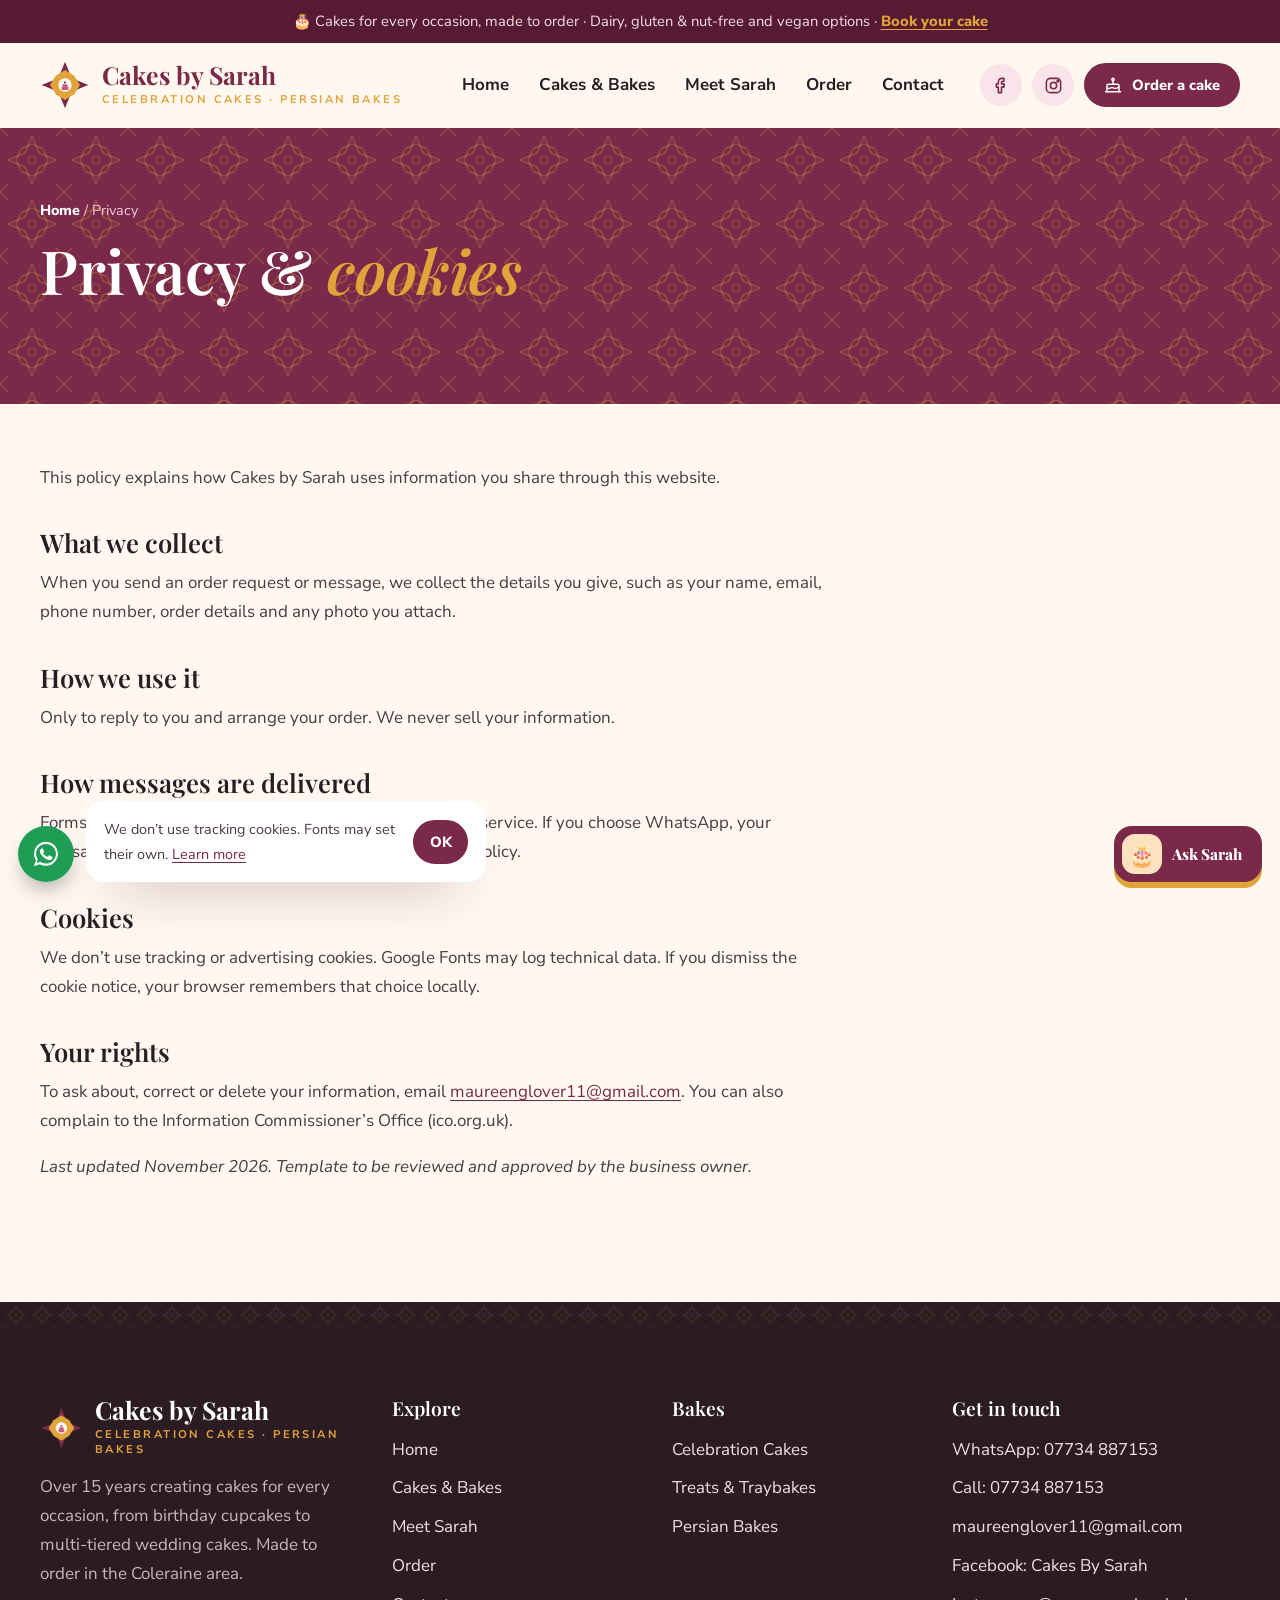
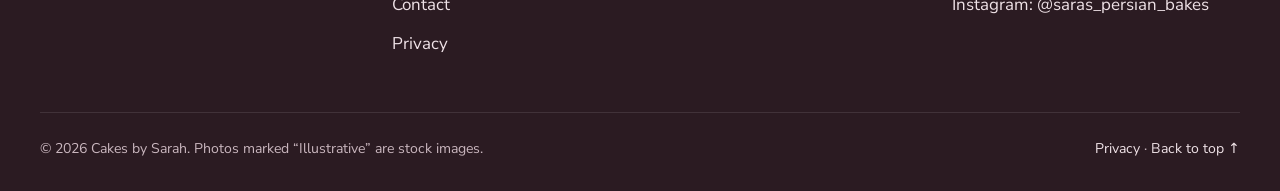
<file: cakes-by-sarah-WEBSITE/privacy.html>
<!doctype html>
<html lang="en-GB" class="no-js">
<head>
<meta charset="utf-8">
<meta name="viewport" content="width=device-width, initial-scale=1, viewport-fit=cover">
<title>Privacy | Cakes by Sarah</title>
<meta name="description" content="Privacy policy for Cakes by Sarah.">
<link rel="canonical" href="https://www.cakesbysarah.co.uk/privacy.html">
<meta name="theme-color" content="#7a2948">
<meta name="geo.region" content="GB-NIR"><meta name="geo.placename" content="Coleraine">
<meta property="og:type" content="website">
<meta property="og:site_name" content="Cakes by Sarah">
<meta property="og:title" content="Privacy | Cakes by Sarah">
<meta property="og:description" content="Privacy policy for Cakes by Sarah.">
<meta property="og:url" content="https://www.cakesbysarah.co.uk/privacy.html">
<meta property="og:image" content="https://www.cakesbysarah.co.uk/og-image.jpg">
<meta property="og:locale" content="en_GB">
<meta name="twitter:card" content="summary_large_image">
<link rel="icon" href="favicon.png" type="image/png">
<link rel="apple-touch-icon" href="favicon.png">
<link rel="manifest" href="site.webmanifest">
<link rel="preconnect" href="https://fonts.googleapis.com">
<link rel="preconnect" href="https://fonts.gstatic.com" crossorigin>
<link href="https://fonts.googleapis.com/css2?family=Nunito+Sans:opsz,wght@6..12,400;6..12,600;6..12,700;6..12,800;6..12,900&family=Playfair+Display:ital,wght@0,500;0,600;0,700;1,500;1,600&display=swap" rel="stylesheet">
<link rel="stylesheet" href="styles.css">
<script type="application/ld+json">{"@context": "https://schema.org", "@type": "Bakery", "name": "Cakes by Sarah", "url": "https://www.cakesbysarah.co.uk", "telephone": "+447734887153", "email": "maureenglover11@gmail.com", "image": "https://www.cakesbysarah.co.uk/og-image.jpg", "sameAs": ["https://www.facebook.com/cakesbysarah12/", "https://www.instagram.com/saras_persian_bakes/"], "areaServed": "Coleraine, Northern Ireland", "address": {"@type": "PostalAddress", "addressLocality": "Coleraine", "addressRegion": "Northern Ireland", "addressCountry": "GB"}, "servesCuisine": ["Cakes", "Desserts", "Persian"], "founder": {"@type": "Person", "name": "Sarah"}}</script>
<script defer src="site-config.js"></script>
<script defer src="main.js"></script>
<script defer src="chatbot.js"></script>
</head>
<body>
<a class="skip" href="#main">Skip to content</a>
<div class="ribbon">🎂 Cakes for every occasion, made to order<span class="hide-s"> · Dairy, gluten &amp; nut-free and vegan options</span> · <a href="order.html">Book your cake</a></div>
<header class="hdr">
  <div class="wrap hdr-in">
    <a class="logo" href="index.html" aria-label="Cakes by Sarah home"><svg class="mk" viewBox="0 0 60 60" aria-hidden="true"><path d="M30 2l8 20 20 8-20 8-8 20-8-20-20-8 20-8z" fill="#7a2948"/><path d="M30 12l11 7 7 11-7 11-11 7-11-7-7-11 7-11z" fill="#e0a43a"/><circle cx="30" cy="30" r="8" fill="#fff8f1"/><path d="M26 32h8v4h-8zM27 29h6v3h-6z" fill="#c75b7f"/><circle cx="30" cy="27" r="1.3" fill="#7a2948"/></svg><span><b>Cakes by Sarah</b><small>Celebration cakes · Persian bakes</small></span></a>
    <nav class="nav" id="nav" aria-label="Main"><ul><li><a href="index.html">Home</a></li><li><a href="bakes.html">Cakes & Bakes</a></li><li><a href="about.html">Meet Sarah</a></li><li><a href="order.html">Order</a></li><li><a href="contact.html">Contact</a></li>
      <li class="m-only"><a class="btn btn-block" href="order.html"><svg viewBox="0 0 24 24" fill="none" stroke="currentColor" stroke-width="2" stroke-linecap="round" stroke-linejoin="round" aria-hidden="true"><path d="M4 21v-8a2 2 0 0 1 2-2h12a2 2 0 0 1 2 2v8"/><path d="M4 16c1.5 1 3 1 4.5 0s3-1 4.5 0 3 1 4.5 0 2-1 2-1M2 21h20M12 7v4M12 3a1.5 1.5 0 0 1 0 3 1.5 1.5 0 0 1 0-3z"/></svg> Order a cake</a></li>
      <li class="m-only"><a class="btn btn-wa btn-block" href="https://wa.me/447734887153?text=Hi%20Sarah%21%20" target="_blank" rel="noopener"><svg viewBox="0 0 32 32" aria-hidden="true"><path fill="currentColor" d="M16 3C9 3 3.3 8.6 3.3 15.6c0 2.5.7 4.9 2 7L3 29l6.6-2.2c2 1.1 4.2 1.7 6.4 1.7 7 0 12.7-5.6 12.7-12.6S23 3 16 3zm0 23.1c-2 0-4-.6-5.7-1.6l-.4-.2-3.9 1.3 1.3-3.8-.3-.4a10.4 10.4 0 0 1-1.6-5.6C5.4 9.9 10.1 5.3 16 5.3s10.6 4.6 10.6 10.3S21.9 26.1 16 26.1zm5.8-7.7c-.3-.2-1.9-.9-2.2-1-.3-.1-.5-.2-.7.2l-1 1.2c-.2.2-.4.2-.7.1-.3-.2-1.3-.5-2.5-1.5-.9-.8-1.5-1.8-1.7-2.1-.2-.3 0-.5.1-.6l.5-.6.3-.5c.1-.2 0-.4 0-.6l-1-2.4c-.3-.6-.5-.5-.7-.5h-.6c-.2 0-.6.1-.9.4-.3.3-1.2 1.1-1.2 2.7s1.2 3.2 1.4 3.4c.2.2 2.4 3.6 5.7 5 .8.3 1.4.5 1.9.7.8.2 1.5.2 2.1.1.6-.1 1.9-.8 2.2-1.5.3-.7.3-1.4.2-1.5-.1-.1-.3-.2-.6-.3z"/></svg> WhatsApp Sarah</a></li></ul></nav>
    <div class="hdr-cta">
      <a class="soc" href="https://www.facebook.com/cakesbysarah12/" target="_blank" rel="noopener" aria-label="Cakes by Sarah on Facebook"><svg viewBox="0 0 24 24" fill="none" stroke="currentColor" stroke-width="2" stroke-linecap="round" stroke-linejoin="round" aria-hidden="true"><path d="M15 3h-2.5A4.5 4.5 0 0 0 8 7.5V10H5.5v4H8v7h4v-7h3l.5-4H12V7.8c0-.5.4-.8.8-.8H15z"/></svg></a>
      <a class="soc" href="https://www.instagram.com/saras_persian_bakes/" target="_blank" rel="noopener" aria-label="Sara’s Persian Bakes on Instagram"><svg viewBox="0 0 24 24" fill="none" stroke="currentColor" stroke-width="2" stroke-linecap="round" stroke-linejoin="round" aria-hidden="true"><rect x="3" y="3" width="18" height="18" rx="5"/><circle cx="12" cy="12" r="4"/><circle cx="17.5" cy="6.5" r="1"/></svg></a>
      <a class="btn btn-sm" href="order.html"><svg viewBox="0 0 24 24" fill="none" stroke="currentColor" stroke-width="2" stroke-linecap="round" stroke-linejoin="round" aria-hidden="true"><path d="M4 21v-8a2 2 0 0 1 2-2h12a2 2 0 0 1 2 2v8"/><path d="M4 16c1.5 1 3 1 4.5 0s3-1 4.5 0 3 1 4.5 0 2-1 2-1M2 21h20M12 7v4M12 3a1.5 1.5 0 0 1 0 3 1.5 1.5 0 0 1 0-3z"/></svg> Order a cake</a>
      <button class="burger" aria-label="Open menu" aria-expanded="false" aria-controls="nav"><span></span><span></span><span></span></button>
    </div>
  </div>
</header>
<main id="main">
<section class="phero"><div class="wrap"><div class="load" style="padding:70px 0"><div class="crumbs"><a href="index.html">Home</a> / Privacy</div><h1>Privacy &amp; <em>cookies</em></h1></div></div></section>
<section class="sec" style="padding-top:60px"><div class="wrap"><div class="legal">
<p>This policy explains how Cakes by Sarah uses information you share through this website.</p>
<h2>What we collect</h2><p>When you send an order request or message, we collect the details you give, such as your name, email, phone number, order details and any photo you attach.</p>
<h2>How we use it</h2><p>Only to reply to you and arrange your order. We never sell your information.</p>
<h2>How messages are delivered</h2><p>Forms are delivered to our email through the FormSubmit service. If you choose WhatsApp, your message is handled by WhatsApp under its own privacy policy.</p>
<h2>Cookies</h2><p>We don’t use tracking or advertising cookies. Google Fonts may log technical data. If you dismiss the cookie notice, your browser remembers that choice locally.</p>
<h2>Your rights</h2><p>To ask about, correct or delete your information, email <a href="mailto:maureenglover11@gmail.com">maureenglover11@gmail.com</a>. You can also complain to the Information Commissioner’s Office (ico.org.uk).</p>
<p><em>Last updated November 2026. Template to be reviewed and approved by the business owner.</em></p>
</div></div></section>
</main>
<footer class="foot">
  <div class="divider" aria-hidden="true"></div>
  <div class="wrap foot-grid">
    <div><a class="logo" href="index.html" aria-label="Cakes by Sarah home"><svg class="mk" viewBox="0 0 60 60" aria-hidden="true"><path d="M30 2l8 20 20 8-20 8-8 20-8-20-20-8 20-8z" fill="#7a2948"/><path d="M30 12l11 7 7 11-7 11-11 7-11-7-7-11 7-11z" fill="#e0a43a"/><circle cx="30" cy="30" r="8" fill="#fff8f1"/><path d="M26 32h8v4h-8zM27 29h6v3h-6z" fill="#c75b7f"/><circle cx="30" cy="27" r="1.3" fill="#7a2948"/></svg><span><b>Cakes by Sarah</b><small>Celebration cakes · Persian bakes</small></span></a>
      <p>Over 15 years creating cakes for every occasion, from birthday cupcakes to multi-tiered wedding cakes. Made to order in the Coleraine area.</p></div>
    <div><h4>Explore</h4><ul><li><a href="index.html">Home</a></li><li><a href="bakes.html">Cakes & Bakes</a></li><li><a href="about.html">Meet Sarah</a></li><li><a href="order.html">Order</a></li><li><a href="contact.html">Contact</a></li><li><a href="privacy.html">Privacy</a></li></ul></div>
    <div><h4>Bakes</h4><ul><li><a href="bakes.html?tab=cakes">Celebration Cakes</a></li><li><a href="bakes.html?tab=treats">Treats & Traybakes</a></li><li><a href="bakes.html?tab=persian">Persian Bakes</a></li></ul></div>
    <div><h4>Get in touch</h4><ul>
      <li><a href="https://wa.me/447734887153?text=Hi%20Sarah%21%20" target="_blank" rel="noopener">WhatsApp: 07734 887153</a></li>
      <li><a href="tel:+447734887153">Call: 07734 887153</a></li>
      <li><a href="mailto:maureenglover11@gmail.com">maureenglover11@gmail.com</a></li>
      <li><a href="https://www.facebook.com/cakesbysarah12/" target="_blank" rel="noopener">Facebook: Cakes By Sarah</a></li>
      <li><a href="https://www.instagram.com/saras_persian_bakes/" target="_blank" rel="noopener">Instagram: @saras_persian_bakes</a></li></ul></div>
  </div>
  <div class="wrap foot-bottom"><span>© <span data-year>2026</span> Cakes by Sarah. Photos marked “Illustrative” are stock images.</span><span><a href="privacy.html">Privacy</a> · <a href="#main">Back to top ↑</a></span></div>
</footer>
<a class="wa-float" href="https://wa.me/447734887153?text=Hi%20Sarah%21%20I%20have%20a%20question%20about%20" target="_blank" rel="noopener" aria-label="Chat with Sarah on WhatsApp"><svg viewBox="0 0 32 32" aria-hidden="true"><path fill="currentColor" d="M16 3C9 3 3.3 8.6 3.3 15.6c0 2.5.7 4.9 2 7L3 29l6.6-2.2c2 1.1 4.2 1.7 6.4 1.7 7 0 12.7-5.6 12.7-12.6S23 3 16 3zm0 23.1c-2 0-4-.6-5.7-1.6l-.4-.2-3.9 1.3 1.3-3.8-.3-.4a10.4 10.4 0 0 1-1.6-5.6C5.4 9.9 10.1 5.3 16 5.3s10.6 4.6 10.6 10.3S21.9 26.1 16 26.1zm5.8-7.7c-.3-.2-1.9-.9-2.2-1-.3-.1-.5-.2-.7.2l-1 1.2c-.2.2-.4.2-.7.1-.3-.2-1.3-.5-2.5-1.5-.9-.8-1.5-1.8-1.7-2.1-.2-.3 0-.5.1-.6l.5-.6.3-.5c.1-.2 0-.4 0-.6l-1-2.4c-.3-.6-.5-.5-.7-.5h-.6c-.2 0-.6.1-.9.4-.3.3-1.2 1.1-1.2 2.7s1.2 3.2 1.4 3.4c.2.2 2.4 3.6 5.7 5 .8.3 1.4.5 1.9.7.8.2 1.5.2 2.1.1.6-.1 1.9-.8 2.2-1.5.3-.7.3-1.4.2-1.5-.1-.1-.3-.2-.6-.3z"/></svg></a>
<div class="mbar"><a class="btn btn-wa" href="https://wa.me/447734887153?text=Hi%20Sarah%21%20" target="_blank" rel="noopener"><svg viewBox="0 0 32 32" aria-hidden="true"><path fill="currentColor" d="M16 3C9 3 3.3 8.6 3.3 15.6c0 2.5.7 4.9 2 7L3 29l6.6-2.2c2 1.1 4.2 1.7 6.4 1.7 7 0 12.7-5.6 12.7-12.6S23 3 16 3zm0 23.1c-2 0-4-.6-5.7-1.6l-.4-.2-3.9 1.3 1.3-3.8-.3-.4a10.4 10.4 0 0 1-1.6-5.6C5.4 9.9 10.1 5.3 16 5.3s10.6 4.6 10.6 10.3S21.9 26.1 16 26.1zm5.8-7.7c-.3-.2-1.9-.9-2.2-1-.3-.1-.5-.2-.7.2l-1 1.2c-.2.2-.4.2-.7.1-.3-.2-1.3-.5-2.5-1.5-.9-.8-1.5-1.8-1.7-2.1-.2-.3 0-.5.1-.6l.5-.6.3-.5c.1-.2 0-.4 0-.6l-1-2.4c-.3-.6-.5-.5-.7-.5h-.6c-.2 0-.6.1-.9.4-.3.3-1.2 1.1-1.2 2.7s1.2 3.2 1.4 3.4c.2.2 2.4 3.6 5.7 5 .8.3 1.4.5 1.9.7.8.2 1.5.2 2.1.1.6-.1 1.9-.8 2.2-1.5.3-.7.3-1.4.2-1.5-.1-.1-.3-.2-.6-.3z"/></svg> WhatsApp</a><a class="btn" href="order.html"><svg viewBox="0 0 24 24" fill="none" stroke="currentColor" stroke-width="2" stroke-linecap="round" stroke-linejoin="round" aria-hidden="true"><path d="M4 21v-8a2 2 0 0 1 2-2h12a2 2 0 0 1 2 2v8"/><path d="M4 16c1.5 1 3 1 4.5 0s3-1 4.5 0 3 1 4.5 0 2-1 2-1M2 21h20M12 7v4M12 3a1.5 1.5 0 0 1 0 3 1.5 1.5 0 0 1 0-3z"/></svg> Order</a></div>
<div class="cookie" hidden><p>We don’t use tracking cookies. Fonts may set their own. <a href="privacy.html">Learn more</a></p><button class="btn btn-sm" type="button">OK</button></div>
</body>
</html>
</file>
<file: cakes-by-sarah-WEBSITE/styles.css>
/* Cakes by Sarah – "Saffron & Rose" theme with a Persian tile motif. No frameworks. */
:root {
  --rose: #7a2948;
  --rose-d: #561a32;
  --rose-l: #f9e4ea;
  --rose-m: #c75b7f;
  --saffron: #e0a43a;
  --saffron-l: #fbefd6;
  --pista: #8aa765;
  --pista-l: #eaf1df;
  --teal: #1d7874;
  --cream: #fff8f1;
  --ink: #2b1b22;
  --text: #4b3a41;
  --muted: #84727a;
  --line: #f1e2dc;
  --white: #fff;
  --r: 24px;
  --sh: 0 28px 56px -30px rgba(86, 26, 50, .45);
  --sh-sm: 0 14px 28px -18px rgba(86, 26, 50, .4);
  --ease: cubic-bezier(.22, .7, .2, 1);
  --serif: 'Playfair Display', Georgia, serif;
  --sans: 'Nunito Sans', system-ui, -apple-system, 'Segoe UI', sans-serif;
  --tile: url("data:image/svg+xml,%3Csvg xmlns='http://www.w3.org/2000/svg' width='64' height='64' viewBox='0 0 64 64'%3E%3Cg fill='none' stroke='%23e0a43a' stroke-opacity='.35' stroke-width='1.2'%3E%3Cpath d='M32 8l7 17 17 7-17 7-7 17-7-17-17-7 17-7z'/%3E%3Cpath d='M32 16l11 5 5 11-5 11-11 5-11-5-5-11 5-11z'/%3E%3Ccircle cx='32' cy='32' r='4'/%3E%3Cpath d='M0 0l8 8M64 0l-8 8M0 64l8-8M64 64l-8-8'/%3E%3C/g%3E%3C/svg%3E");
}
*, *::before, *::after { box-sizing: border-box; }
html { scroll-behavior: smooth; -webkit-text-size-adjust: 100%; }
body { margin: 0; font-family: var(--sans); font-size: 1.06rem; line-height: 1.7; color: var(--text); background: var(--cream); overflow-x: hidden; }
img { max-width: 100%; display: block; }
a { color: var(--rose); text-underline-offset: 3px; }
h1, h2, h3, h4 { font-family: var(--serif); font-weight: 600; color: var(--ink); line-height: 1.1; margin: 0 0 .5em; }
h1 { font-size: clamp(2.6rem, 6vw, 4.8rem); }
h2 { font-size: clamp(2rem, 4vw, 3.1rem); }
h3 { font-size: 1.35rem; }
h1 em, h2 em { color: var(--rose-m); font-style: italic; }
p { margin: 0 0 1em; }
.wrap { width: min(1200px, 100% - 40px); margin-inline: auto; }
.sr-only { position: absolute; width: 1px; height: 1px; overflow: hidden; clip: rect(0 0 0 0); white-space: nowrap; }
.skip { position: absolute; left: -999px; top: 8px; background: var(--rose); color: #fff; padding: 10px 16px; z-index: 100; border-radius: 12px; }
.skip:focus { left: 8px; }
:focus-visible { outline: 3px solid var(--saffron); outline-offset: 3px; }
.hide, [hidden] { display: none !important; }
.lbl { position: absolute; left: 12px; bottom: 12px; background: rgba(43, 27, 34, .72); color: #fff; font-size: .7rem; font-weight: 700; letter-spacing: .05em; padding: 3px 9px; border-radius: 999px; z-index: 2; pointer-events: none; }

/* ---------- Buttons (shine sweep + lift) ---------- */
.btn { position: relative; display: inline-flex; align-items: center; justify-content: center; gap: 10px; padding: 15px 28px; border: 2px solid var(--rose); border-radius: 999px; background: var(--rose); color: #fff; font: 800 1rem var(--sans); text-decoration: none; cursor: pointer; white-space: nowrap; overflow: hidden; isolation: isolate; transition: transform .35s var(--ease), box-shadow .35s, background .35s, color .35s; }
.btn::after { content: ''; position: absolute; top: 0; bottom: 0; left: -60%; width: 40%; background: linear-gradient(100deg, transparent, rgba(255, 255, 255, .45), transparent); transform: skewX(-20deg); transition: left .7s var(--ease); z-index: -1; }
.btn:hover { transform: translateY(-3px); box-shadow: 0 14px 24px -14px rgba(86, 26, 50, .8); background: var(--rose-d); }
.btn:hover::after { left: 130%; }
.btn:active { transform: translateY(0) scale(.97); }
.btn svg { width: 18px; height: 18px; flex: none; }
.btn .arr { transition: transform .35s var(--ease); }
.btn:hover .arr { transform: translateX(5px); }
.btn-saffron { background: var(--saffron); border-color: var(--saffron); color: var(--ink); }
.btn-saffron:hover { background: #cf912a; }
.btn-line { background: transparent; color: var(--rose); }
.btn-line:hover { background: var(--rose); color: #fff; }
.btn-wa { background: #1f9d55; border-color: #1f9d55; }
.btn-wa:hover { background: #17814a; }
.btn-light { background: transparent; color: #fff; border-color: rgba(255, 255, 255, .7); }
.btn-light:hover { background: #fff; color: var(--rose); }
.btn-sm { padding: 10px 18px; font-size: .92rem; }
.btn-block { width: 100%; }
.btn[disabled] { opacity: .6; pointer-events: none; }
.btn-row { display: flex; flex-wrap: wrap; gap: 12px; margin-top: 28px; }
.btns { display: flex; flex-wrap: wrap; gap: 10px; }
.spinner { display: none; width: 16px; height: 16px; border: 2px solid currentColor; border-right-color: transparent; border-radius: 50%; animation: spin .8s linear infinite; }
.loading .spinner { display: inline-block; }
@keyframes spin { to { transform: rotate(360deg); } }
.link { font-weight: 800; color: var(--rose); text-decoration: none; display: inline-flex; gap: 8px; align-items: center; position: relative; }
.link::after { content: ''; position: absolute; left: 0; right: 0; bottom: -3px; height: 2px; background: var(--saffron); transform: scaleX(.35); transform-origin: left; transition: transform .4s var(--ease); }
.link:hover::after { transform: scaleX(1); }
.link svg { width: 17px; height: 17px; transition: transform .35s var(--ease); }
.link:hover svg { transform: translateX(5px); }

/* ---------- Header ---------- */
.ribbon { background: var(--rose-d); color: #f6dbe4; text-align: center; font-size: .92rem; padding: 9px 16px; }
.ribbon a { color: var(--saffron); font-weight: 800; }
.hdr { position: sticky; top: 0; z-index: 50; background: rgba(255, 248, 241, .94); backdrop-filter: blur(10px); border-bottom: 1px solid transparent; transition: border-color .3s, box-shadow .3s; }
.hdr.scrolled { border-color: var(--line); box-shadow: 0 10px 30px -24px rgba(86, 26, 50, .5); }
.hdr-in { display: flex; align-items: center; gap: 22px; height: 84px; transition: height .3s; }
.hdr.scrolled .hdr-in { height: 72px; }
.logo { display: flex; align-items: center; gap: 12px; text-decoration: none; flex: none; }
.logo .mk { width: 50px; height: 50px; transition: transform .6s var(--ease); }
.logo:hover .mk { transform: rotate(45deg); }
.logo b { display: block; font: 700 1.55rem/1 var(--serif); color: var(--rose); }
.logo small { display: block; font: 700 .7rem var(--sans); letter-spacing: .22em; text-transform: uppercase; color: var(--saffron); margin-top: 4px; }
.nav { margin-left: auto; }
.nav ul { list-style: none; display: flex; gap: 2px; margin: 0; padding: 0; align-items: center; }
.nav a { position: relative; display: block; padding: 10px 14px; color: var(--ink); text-decoration: none; font-weight: 700; white-space: nowrap; transition: color .3s; }
.nav a::after { content: ''; position: absolute; left: 50%; bottom: 3px; width: 8px; height: 8px; background: var(--saffron); transform: translateX(-50%) rotate(45deg) scale(0); transition: transform .35s var(--ease); }
.nav a:hover { color: var(--rose); }
.nav a:hover::after, .nav a[aria-current="page"]::after { transform: translateX(-50%) rotate(45deg) scale(1); }
.nav a[aria-current="page"] { color: var(--rose); }
.nav .m-only { display: none; }
.hdr-cta { display: flex; gap: 10px; align-items: center; }
.soc { width: 42px; height: 42px; border-radius: 50%; display: grid; place-items: center; color: var(--rose); background: var(--rose-l); transition: transform .35s var(--ease), background .3s, color .3s; }
.soc:hover { transform: translateY(-3px) rotate(-8deg); background: var(--rose); color: #fff; }
.soc svg { width: 19px; height: 19px; }
.burger { display: none; width: 48px; height: 48px; border: 0; border-radius: 50%; background: var(--rose); cursor: pointer; padding: 0; flex-direction: column; justify-content: center; align-items: center; gap: 5px; }
.burger span { width: 20px; height: 2px; background: #fff; border-radius: 2px; transition: transform .3s var(--ease), opacity .3s; }
.burger[aria-expanded="true"] span:nth-child(1) { transform: translateY(7px) rotate(45deg); }
.burger[aria-expanded="true"] span:nth-child(2) { opacity: 0; }
.burger[aria-expanded="true"] span:nth-child(3) { transform: translateY(-7px) rotate(-45deg); }

/* ---------- Animations ---------- */
.load { animation: rise .9s var(--ease) both; }
.load:nth-child(2) { animation-delay: .14s; } .load:nth-child(3) { animation-delay: .28s; }
@keyframes rise { from { opacity: 0; transform: translateY(24px); } to { opacity: 1; transform: none; } }
.no-js .rv, .rv.in { opacity: 1; transform: none; }
.rv { opacity: 0; transform: translateY(28px); transition: opacity .8s var(--ease), transform .8s var(--ease); }
.d1 { transition-delay: .08s; } .d2 { transition-delay: .16s; } .d3 { transition-delay: .24s; } .d4 { transition-delay: .32s; } .d5 { transition-delay: .4s; } .d6 { transition-delay: .48s; }

/* ---------- Sections ---------- */
.sec { padding: 104px 0; position: relative; }
.sec-white { background: #fff; }
.sec-rose { background: var(--rose-l); }
.sec-tile { background: var(--rose); color: #f6dbe4; background-image: var(--tile); }
.sec-tile h2, .sec-tile h3 { color: #fff; }
.sec-tile h2 em { color: var(--saffron); }
.eyebrow { display: inline-flex; align-items: center; gap: 10px; font: 800 .8rem var(--sans); letter-spacing: .2em; text-transform: uppercase; color: var(--rose-m); margin-bottom: 14px; }
.eyebrow::before { content: ''; width: 10px; height: 10px; background: var(--saffron); transform: rotate(45deg); }
.sec-tile .eyebrow { color: var(--saffron-l); }
.head { max-width: 720px; margin-bottom: 50px; }
.head.center { margin-inline: auto; text-align: center; }
.head p { color: var(--muted); font-size: 1.12rem; }
.sec-tile .head p { color: #f0cbd8; }
.head-row { display: flex; justify-content: space-between; align-items: end; gap: 24px; flex-wrap: wrap; margin-bottom: 44px; }
.head-row .head { margin: 0; }
.lead { font-size: 1.18rem; color: var(--muted); max-width: 580px; }
.split { display: grid; grid-template-columns: 1fr 1fr; gap: 70px; align-items: center; }
.split > * { min-width: 0; }
.divider { height: 26px; background: var(--tile) center / 26px 26px repeat-x; opacity: .9; }

/* ---------- Hero ---------- */
.hero { position: relative; overflow: hidden; }
.hero::before { content: ''; position: absolute; inset: 0 0 0 52%; background: var(--rose-l) var(--tile); border-bottom-left-radius: 220px; }
.hero-in { position: relative; display: grid; grid-template-columns: 1fr 1fr; gap: 50px; align-items: center; padding: 70px 0 100px; }
.hero-in > * { min-width: 0; }
.hero .script { font: italic 600 1.3rem var(--serif); color: var(--saffron); margin-bottom: 8px; }
.hero-badges { display: flex; flex-wrap: wrap; gap: 8px; margin-top: 26px; }
.hero-badges span { background: #fff; border: 1px solid var(--line); border-radius: 999px; padding: 7px 14px; font-weight: 700; font-size: .92rem; color: var(--rose); }
.arches { position: relative; display: grid; grid-template-columns: 1.15fr .85fr; gap: 16px; align-items: end; }
.arch { position: relative; overflow: hidden; border-radius: 50% 50% 22px 22px / 34% 34% 22px 22px; box-shadow: var(--sh); background: #fff; }
.arch img { width: 100%; height: 100%; object-fit: cover; transition: transform 1.1s var(--ease); }
.arch:hover img { transform: scale(1.06); }
.arches .a1 { aspect-ratio: 3 / 4; border: 8px solid #fff; }
.arches .col { display: grid; gap: 16px; }
.arches .col .arch { aspect-ratio: 4 / 5; border: 6px solid #fff; }
.arches .arch { animation: rise 1s var(--ease) both; }
.arches .col .arch:nth-child(1) { animation-delay: .15s; } .arches .col .arch:nth-child(2) { animation-delay: .3s; }
.seal { position: absolute; left: -34px; top: 30px; width: 128px; height: 128px; z-index: 3; animation: turn 22s linear infinite; }
.seal-in { position: absolute; left: -34px; top: 30px; width: 128px; height: 128px; z-index: 4; display: grid; place-items: center; text-align: center; pointer-events: none; }
.seal-in b { display: block; font: 700 2.2rem/1 var(--serif); color: var(--rose); }
.seal-in span { font: 800 .62rem var(--sans); letter-spacing: .14em; text-transform: uppercase; color: var(--ink); }
@keyframes turn { to { transform: rotate(360deg); } }

/* ---------- Bake cards ---------- */
.cards { display: grid; grid-template-columns: repeat(3, 1fr); gap: 26px; }
.cards > * { min-width: 0; }
.card { background: #fff; border-radius: var(--r); overflow: hidden; box-shadow: var(--sh-sm); text-decoration: none; color: var(--text); display: flex; flex-direction: column; transition: transform .45s var(--ease), box-shadow .45s var(--ease); }
.card:hover { transform: translateY(-8px); box-shadow: var(--sh); }
.card .ph { position: relative; aspect-ratio: 4 / 3.3; overflow: hidden; }
.card .ph img { width: 100%; height: 100%; object-fit: cover; transition: transform 1s var(--ease); }
.card:hover .ph img { transform: scale(1.08); }
.card .real { position: absolute; left: 12px; top: 12px; background: var(--saffron); color: var(--ink); font-size: .72rem; font-weight: 800; letter-spacing: .05em; padding: 3px 10px; border-radius: 999px; z-index: 2; }
.card .bd { padding: 22px 24px 26px; display: flex; flex-direction: column; flex: 1; }
.card h3 { margin-bottom: 6px; transition: color .3s; }
.card:hover h3 { color: var(--rose); }
.card p { color: var(--muted); font-size: .97rem; margin: 0 0 14px; }
.card .more { margin-top: auto; font-weight: 800; color: var(--rose); display: inline-flex; gap: 6px; align-items: center; }
.card .more svg { width: 16px; height: 16px; transition: transform .35s var(--ease); }
.card:hover .more svg { transform: translateX(5px); }

/* ---------- Dietary band ---------- */
.diet { display: grid; grid-template-columns: repeat(4, 1fr); gap: 18px; }
.diet > * { min-width: 0; }
.dt { background: rgba(255, 255, 255, .08); border: 1px solid rgba(255, 255, 255, .2); border-radius: var(--r); padding: 26px 22px; text-align: center; transition: transform .45s var(--ease), background .35s; }
.dt:hover { transform: translateY(-6px); background: rgba(255, 255, 255, .14); }
.dt .ic { width: 64px; height: 64px; margin: 0 auto 12px; border-radius: 50%; background: var(--saffron); color: var(--rose-d); display: grid; place-items: center; font: 800 1.05rem var(--sans); transition: transform .5s var(--ease); }
.dt:hover .ic { transform: rotate(-12deg) scale(1.08); }
.dt h3 { font-size: 1.2rem; margin: 0 0 4px; }
.dt p { margin: 0; color: #f0cbd8; font-size: .94rem; }

/* ---------- Gallery + lightbox ---------- */
.gallery { columns: 3; column-gap: 16px; }
.gi { break-inside: avoid; margin-bottom: 16px; position: relative; border: 0; padding: 0; display: block; width: 100%; border-radius: 22px; overflow: hidden; cursor: zoom-in; background: var(--rose-l); }
.gi img { width: 100%; height: auto; transition: transform .8s var(--ease); }
.gi:hover img { transform: scale(1.06); }
.gi span { position: absolute; left: 12px; bottom: 12px; background: rgba(255, 255, 255, .95); color: var(--rose); font-weight: 800; font-size: .84rem; padding: 5px 12px; border-radius: 999px; transform: translateY(8px); opacity: 0; transition: all .35s var(--ease); }
.gi:hover span, .gi:focus-visible span { transform: none; opacity: 1; }
.lightbox { position: fixed; inset: 0; z-index: 90; background: rgba(43, 27, 34, .93); display: grid; place-items: center; padding: 20px; }
.lightbox figure { margin: 0; max-width: min(760px, 100%); text-align: center; }
.lightbox img { max-height: 78vh; margin: 0 auto; border-radius: 20px; }
.lightbox figcaption { color: #fff; margin-top: 12px; font-weight: 700; }
.lb-x, .lb-nav { position: absolute; border: 0; background: rgba(255, 255, 255, .15); color: #fff; width: 50px; height: 50px; border-radius: 50%; font-size: 1.5rem; cursor: pointer; transition: background .25s, transform .3s var(--ease); }
.lb-x:hover, .lb-nav:hover { background: var(--rose-m); transform: scale(1.08); }
.lb-x { top: 18px; right: 18px; } .lb-prev { left: 18px; top: 50%; } .lb-next { right: 18px; top: 50%; }

/* ---------- Review ---------- */
.review { max-width: 820px; margin: 0 auto; text-align: center; position: relative; }
.review .stars { color: var(--saffron); font-size: 1.4rem; letter-spacing: 4px; }
.review blockquote { margin: 14px 0 18px; font: italic 500 clamp(1.4rem, 2.6vw, 2rem)/1.4 var(--serif); color: var(--ink); }
.review cite { font-style: normal; font-weight: 800; color: var(--rose); }
.review cite small { display: block; font-weight: 600; color: var(--muted); }

/* ---------- Steps ---------- */
.steps { display: grid; grid-template-columns: repeat(4, 1fr); gap: 22px; counter-reset: s; }
.steps > * { min-width: 0; }
.step { counter-increment: s; background: #fff; border-radius: var(--r); padding: 30px 24px; position: relative; box-shadow: var(--sh-sm); transition: transform .45s var(--ease); }
.step:hover { transform: translateY(-6px); }
.step::before { content: counter(s); display: grid; place-items: center; width: 48px; height: 48px; margin-bottom: 16px; background: var(--rose); color: #fff; font: 700 1.3rem var(--serif); clip-path: polygon(50% 0, 62% 38%, 100% 50%, 62% 62%, 50% 100%, 38% 62%, 0 50%, 38% 38%); transition: background .3s, transform .5s var(--ease); }
.step:hover::before { background: var(--saffron); transform: rotate(45deg); }
.step h3 { font-size: 1.22rem; }
.step p { color: var(--muted); margin: 0; font-size: .96rem; }

/* ---------- Tabs (sliding pill) ---------- */
.tabs-c { text-align: center; margin-bottom: 40px; }
.tabs { position: relative; display: inline-flex; flex-wrap: wrap; justify-content: center; gap: 4px; padding: 6px; border-radius: 999px; background: #fff; box-shadow: var(--sh-sm); }
.tabs button { position: relative; z-index: 1; border: 0; background: transparent; font: 800 .98rem var(--sans); color: var(--muted); padding: 12px 24px; border-radius: 999px; cursor: pointer; transition: color .3s; white-space: nowrap; }
.tabs button:hover { color: var(--rose); }
.tabs button[aria-selected="true"] { color: #fff; }
.tabs .ind { position: absolute; z-index: 0; top: 6px; left: 6px; height: calc(100% - 12px); border-radius: 999px; background: var(--rose); transition: transform .45s var(--ease), width .45s var(--ease), top .45s var(--ease); }
[role=tabpanel] { animation: rise .55s var(--ease); }

/* ---------- Persian feature ---------- */
.persian { display: grid; grid-template-columns: 1fr 1fr; gap: 60px; align-items: center; }
.persian > * { min-width: 0; }
.flavours { display: grid; grid-template-columns: 1fr 1fr; gap: 14px; margin: 24px 0; }
.flv { display: flex; gap: 12px; align-items: center; background: rgba(255, 255, 255, .08); border: 1px solid rgba(255, 255, 255, .18); border-radius: 18px; padding: 12px 16px; transition: background .3s, transform .4s var(--ease); }
.flv:hover { background: rgba(255, 255, 255, .15); transform: translateX(4px); }
.flv i { width: 38px; height: 38px; flex: none; border-radius: 50%; display: grid; place-items: center; font-style: normal; font-size: 1.2rem; }
.flv b { color: #fff; }
.medallion { position: relative; aspect-ratio: 1; max-width: 460px; margin-inline: auto; }
.medallion svg { width: 100%; height: 100%; }
.medallion .spin { transform-origin: 50% 50%; animation: turn 60s linear infinite; }

/* ---------- Page hero ---------- */
.phero { position: relative; background: var(--rose) var(--tile); color: #f6dbe4; overflow: hidden; }
.phero-in { display: grid; grid-template-columns: 1.2fr .8fr; gap: 50px; align-items: center; padding: 70px 0; }
.phero-in > * { min-width: 0; }
.phero h1 { color: #fff; font-size: clamp(2.3rem, 5vw, 3.8rem); }
.phero h1 em { color: var(--saffron); }
.phero .lead { color: #f0cbd8; }
.phero .arch { aspect-ratio: 4 / 5; max-width: 340px; margin-left: auto; border: 8px solid rgba(255, 255, 255, .2); }
.crumbs { font-size: .9rem; color: #f0cbd8; margin-bottom: 14px; }
.crumbs a { color: #fff; font-weight: 800; text-decoration: none; }

/* ---------- Forms ---------- */
.form-wrap { display: grid; grid-template-columns: .8fr 1.2fr; gap: 44px; align-items: start; }
.form-wrap > * { min-width: 0; }
.form-side { position: sticky; top: 104px; }
.form-card { background: #fff; border-radius: 28px; padding: 44px; box-shadow: var(--sh); position: relative; }
.form-card::before { content: ''; position: absolute; left: 30px; right: 30px; top: 0; height: 6px; border-radius: 0 0 6px 6px; background: linear-gradient(90deg, var(--rose), var(--saffron), var(--pista)); }
.form-card h2 { font-size: 2rem; margin-bottom: 4px; }
.fgrid { display: grid; grid-template-columns: 1fr 1fr; gap: 18px 20px; margin-top: 22px; }
.fgrid > * { min-width: 0; }
.f { display: flex; flex-direction: column; gap: 7px; border: 0; padding: 0; margin: 0; min-width: 0; }
.f.full { grid-column: 1 / -1; }
.f label, .f legend { font-weight: 800; font-size: .95rem; color: var(--ink); padding: 0; }
.f .opt { color: var(--muted); font-weight: 600; font-size: .85rem; }
.f input, .f select, .f textarea { font: inherit; padding: 13px 16px; border: 2px solid var(--line); border-radius: 16px; background: var(--cream); color: var(--text); width: 100%; transition: border-color .3s, background .3s, box-shadow .3s; }
.f textarea { min-height: 120px; resize: vertical; }
.f input:focus, .f select:focus, .f textarea:focus { outline: 0; border-color: var(--rose); background: #fff; box-shadow: 0 0 0 4px rgba(122, 41, 72, .1); }
.f input[type=file] { border-style: dashed; background: #fff; }
.f.bad input, .f.bad textarea, .f.bad select { border-color: #b3262e; background: #fff4f4; }
.err { color: #b3262e; font-size: .88rem; font-weight: 700; }
.err:empty { display: none; }
.hint { color: var(--muted); font-size: .88rem; }
.req { color: var(--rose-m); }
.pills { display: flex; flex-wrap: wrap; gap: 8px; margin-top: 4px; }
.pills label { position: relative; cursor: pointer; font-weight: 600; }
.pills input { position: absolute; left: 0; top: 0; opacity: 0; width: 1px !important; height: 1px; padding: 0 !important; pointer-events: none; }
.pills span { display: inline-flex; align-items: center; gap: 6px; padding: 9px 16px; border: 2px solid var(--line); border-radius: 999px; background: #fff; font-size: .95rem; color: var(--ink); transition: all .3s var(--ease); }
.pills label:hover span { border-color: var(--rose); transform: translateY(-2px); }
.pills input:checked + span { background: var(--rose); color: #fff; border-color: var(--rose); }
.pills input[type=checkbox]:checked + span::before { content: '✓'; font-weight: 900; color: var(--saffron); }
.pills input:focus-visible + span { outline: 3px solid var(--saffron); outline-offset: 2px; }
.hp { position: absolute; left: -5000px; }
.form-foot { display: flex; justify-content: space-between; align-items: center; gap: 18px; flex-wrap: wrap; margin-top: 26px; }
.form-foot small { color: var(--muted); max-width: 300px; }
.status { margin-top: 18px; font-weight: 700; border-radius: 16px; }
.status:empty { display: none; }
.status.ok { background: var(--pista-l); border: 2px solid #b9cf99; color: #3e5a22; padding: 16px 18px; }
.status.bad { background: #fff1f2; border: 2px solid #eba1aa; color: #8a1022; padding: 16px 18px; }

/* ---------- Contact cards ---------- */
.ccards { display: grid; grid-template-columns: repeat(4, 1fr); gap: 18px; }
.ccards > * { min-width: 0; }
.cc { background: #fff; border-radius: var(--r); padding: 28px 22px; text-align: center; text-decoration: none; color: var(--text); box-shadow: var(--sh-sm); transition: transform .45s var(--ease), box-shadow .45s; }
.cc:hover { transform: translateY(-6px); box-shadow: var(--sh); }
.cc i { width: 58px; height: 58px; margin: 0 auto 12px; border-radius: 50%; background: var(--rose-l); color: var(--rose); display: grid; place-items: center; transition: background .3s, color .3s, transform .5s var(--ease); }
.cc:hover i { background: var(--rose); color: #fff; transform: rotate(-10deg); }
.cc svg { width: 24px; height: 24px; }
.cc small { display: block; font-weight: 800; letter-spacing: .12em; text-transform: uppercase; font-size: .74rem; color: var(--muted); }
.cc b { color: var(--ink); word-break: break-word; }
.vlist { list-style: none; padding: 0; margin: 22px 0 0; display: grid; gap: 16px; }
.vlist li { display: flex; gap: 14px; align-items: flex-start; }
.vlist i { flex: none; width: 44px; height: 44px; border-radius: 50%; background: var(--rose-l); color: var(--rose); display: grid; place-items: center; }
.vlist svg { width: 20px; height: 20px; }
.vlist small { display: block; font-size: .76rem; font-weight: 800; letter-spacing: .12em; text-transform: uppercase; color: var(--muted); }
.vlist a, .vlist strong { color: var(--ink); font-weight: 800; text-decoration: none; word-break: break-word; }
.vlist a:hover { color: var(--rose); }

/* ---------- FAQ ---------- */
.faq { max-width: 860px; margin: 0 auto; display: grid; gap: 12px; }
.faq details { background: #fff; border-radius: 20px; box-shadow: var(--sh-sm); }
.faq summary { list-style: none; cursor: pointer; padding: 20px 24px; font: 600 1.18rem var(--serif); color: var(--ink); display: flex; justify-content: space-between; gap: 16px; align-items: center; transition: color .3s; }
.faq summary:hover { color: var(--rose); }
.faq summary::-webkit-details-marker { display: none; }
.faq summary::after { content: '+'; flex: none; width: 34px; height: 34px; border-radius: 50%; background: var(--saffron-l); color: var(--rose); display: grid; place-items: center; font: 800 1.3rem var(--sans); transition: transform .4s var(--ease), background .3s; }
.faq details[open] summary::after { transform: rotate(45deg); background: var(--saffron); }
.faq .ans { padding: 0 24px 22px; color: var(--muted); animation: rise .45s var(--ease); }
.faq .ans p:last-child { margin: 0; }

/* ---------- Final / legal / 404 ---------- */
.final { text-align: center; background: var(--saffron-l) var(--tile); }
.final h2 { max-width: 760px; margin-inline: auto; }
.final p { max-width: 560px; margin-inline: auto; }
.final .btn-row { justify-content: center; }
.legal { max-width: 800px; }
.legal h2 { font-size: 1.6rem; margin-top: 1.4em; }
.nf { padding: 110px 0; text-align: center; }
.nf .big { font: 700 clamp(6rem, 16vw, 10rem) / 1 var(--serif); color: var(--rose); }
.nf .btn-row { justify-content: center; }

/* ---------- Footer ---------- */
.foot { background: var(--ink); color: #c9b6be; padding: 0 0 30px; }
.foot .divider { opacity: .6; margin-bottom: 70px; }
.foot-grid { display: grid; grid-template-columns: 1.3fr 1fr 1fr 1.2fr; gap: 40px; }
.foot-grid > * { min-width: 0; }
.foot .logo b { color: #fff; }
.foot h4 { color: #fff; font-size: 1.2rem; margin-bottom: 16px; }
.foot ul { list-style: none; padding: 0; margin: 0; display: grid; gap: 10px; }
.foot a { color: #efe2e7; text-decoration: none; transition: color .25s; word-break: break-word; }
.foot a:hover { color: var(--saffron); }
.foot p { margin-top: 16px; }
.foot-bottom { display: flex; justify-content: space-between; gap: 16px; flex-wrap: wrap; border-top: 1px solid rgba(255, 255, 255, .1); margin-top: 54px; padding-top: 24px; font-size: .88rem; }

/* ---------- WhatsApp float, mobile bar, cookie ---------- */
.wa-float { position: fixed; left: 18px; bottom: 18px; z-index: 60; width: 56px; height: 56px; border-radius: 50%; background: #1f9d55; color: #fff; display: grid; place-items: center; box-shadow: 0 12px 24px -10px rgba(0, 0, 0, .5); transition: transform .35s var(--ease); }
.wa-float:hover { transform: scale(1.1) rotate(-8deg); }
.wa-float svg { width: 30px; height: 30px; }
.mbar { display: none; }
.cookie { position: fixed; left: 86px; bottom: 18px; z-index: 75; max-width: 400px; background: #fff; padding: 16px 18px; border-radius: 18px; box-shadow: var(--sh); display: flex; gap: 14px; align-items: center; animation: rise .6s var(--ease); }
.cookie p { margin: 0; font-size: .9rem; }

@media (max-width: 1100px) {
  .nav a { padding: 10px 9px; }
  .hdr-cta .soc { display: none; }
}
@media (max-width: 960px) {
  .burger { display: flex; }
  .hdr-cta { margin-left: auto; }
  .logo { min-width: 0; }
  .nav { position: fixed; top: 84px; left: 0; right: 0; bottom: 0; background: var(--cream); padding: 24px; opacity: 0; visibility: hidden; transform: translateY(-10px); transition: opacity .3s, visibility .3s, transform .35s var(--ease); z-index: 49; overflow-y: auto; }
  .hdr.scrolled .nav { top: 72px; }
  .nav.open { opacity: 1; visibility: visible; transform: none; }
  .nav ul { flex-direction: column; align-items: stretch; gap: 4px; }
  .nav a { font: 600 1.4rem var(--serif); padding: 14px 6px; border-bottom: 1px solid var(--line); }
  .nav a::after { left: auto; right: 10px; bottom: 50%; transform: translateY(50%) rotate(45deg) scale(0); }
  .nav a[aria-current="page"]::after { transform: translateY(50%) rotate(45deg) scale(1); }
  .nav .m-only { display: block; margin-top: 12px; }
  .nav .m-only a { border: 0; font: 800 1rem var(--sans); }
  .hdr-cta .btn { display: none; }
  .hero::before { inset: 52% 0 0 0; border-radius: 160px 0 0 0; }
  .hero-in, .split, .phero-in, .form-wrap, .persian { grid-template-columns: 1fr; }
  .hero-in { padding: 50px 0 80px; }
  .arches { max-width: 560px; }
  .seal, .seal-in { left: auto; right: -6px; top: -30px; width: 112px; height: 112px; }
  .phero .arch { margin: 0; max-width: 300px; }
  .cards { grid-template-columns: repeat(2, 1fr); }
  .diet, .steps, .ccards { grid-template-columns: repeat(2, 1fr); }
  .gallery { columns: 2; }
  .foot-grid { grid-template-columns: 1fr 1fr; }
  .form-side { position: static; }
}
@media (max-width: 640px) {
  body { padding-bottom: 76px; }
  .sec { padding: 72px 0; }
  .wrap { width: calc(100% - 32px); }
  .hdr-in { height: 74px; }
  .nav { top: 74px; }
  .logo b { font-size: 1.3rem; }
  .logo .mk { width: 42px; height: 42px; }
  .logo small { display: none; }
  .hdr-cta { margin-left: auto; }
  .ribbon .hide-s { display: none; }
  .cards, .diet, .steps, .ccards { grid-template-columns: 1fr; }
  .flavours { grid-template-columns: 1fr; }
  .fgrid { grid-template-columns: 1fr; }
  .foot-grid { grid-template-columns: 1fr; }
  .tabs { border-radius: 26px; }
  .tabs .ind { display: none; }
  .tabs button { flex: 1 1 40%; padding: 10px 8px; }
  .tabs button[aria-selected="true"] { background: var(--rose); }
  .form-card { padding: 32px 20px; }
  .wa-float { display: none; }
  .mbar { display: grid; grid-template-columns: 1fr 1fr; gap: 10px; position: fixed; left: 0; right: 0; bottom: 0; z-index: 55; background: rgba(255, 248, 241, .97); border-top: 1px solid var(--line); padding: 10px 14px calc(10px + env(safe-area-inset-bottom)); }
  .mbar .btn { padding: 12px 8px; }
  .cookie { left: 12px; right: 12px; bottom: 150px; max-width: none; }
  .form-foot .btns { width: 100%; }
  .form-foot .btns .btn { flex: 1; }
}
@media (prefers-reduced-motion: reduce) {
  *, *::before, *::after { animation: none !important; transition: none !important; scroll-behavior: auto !important; }
  .rv { opacity: 1; transform: none; }
}
</file>
